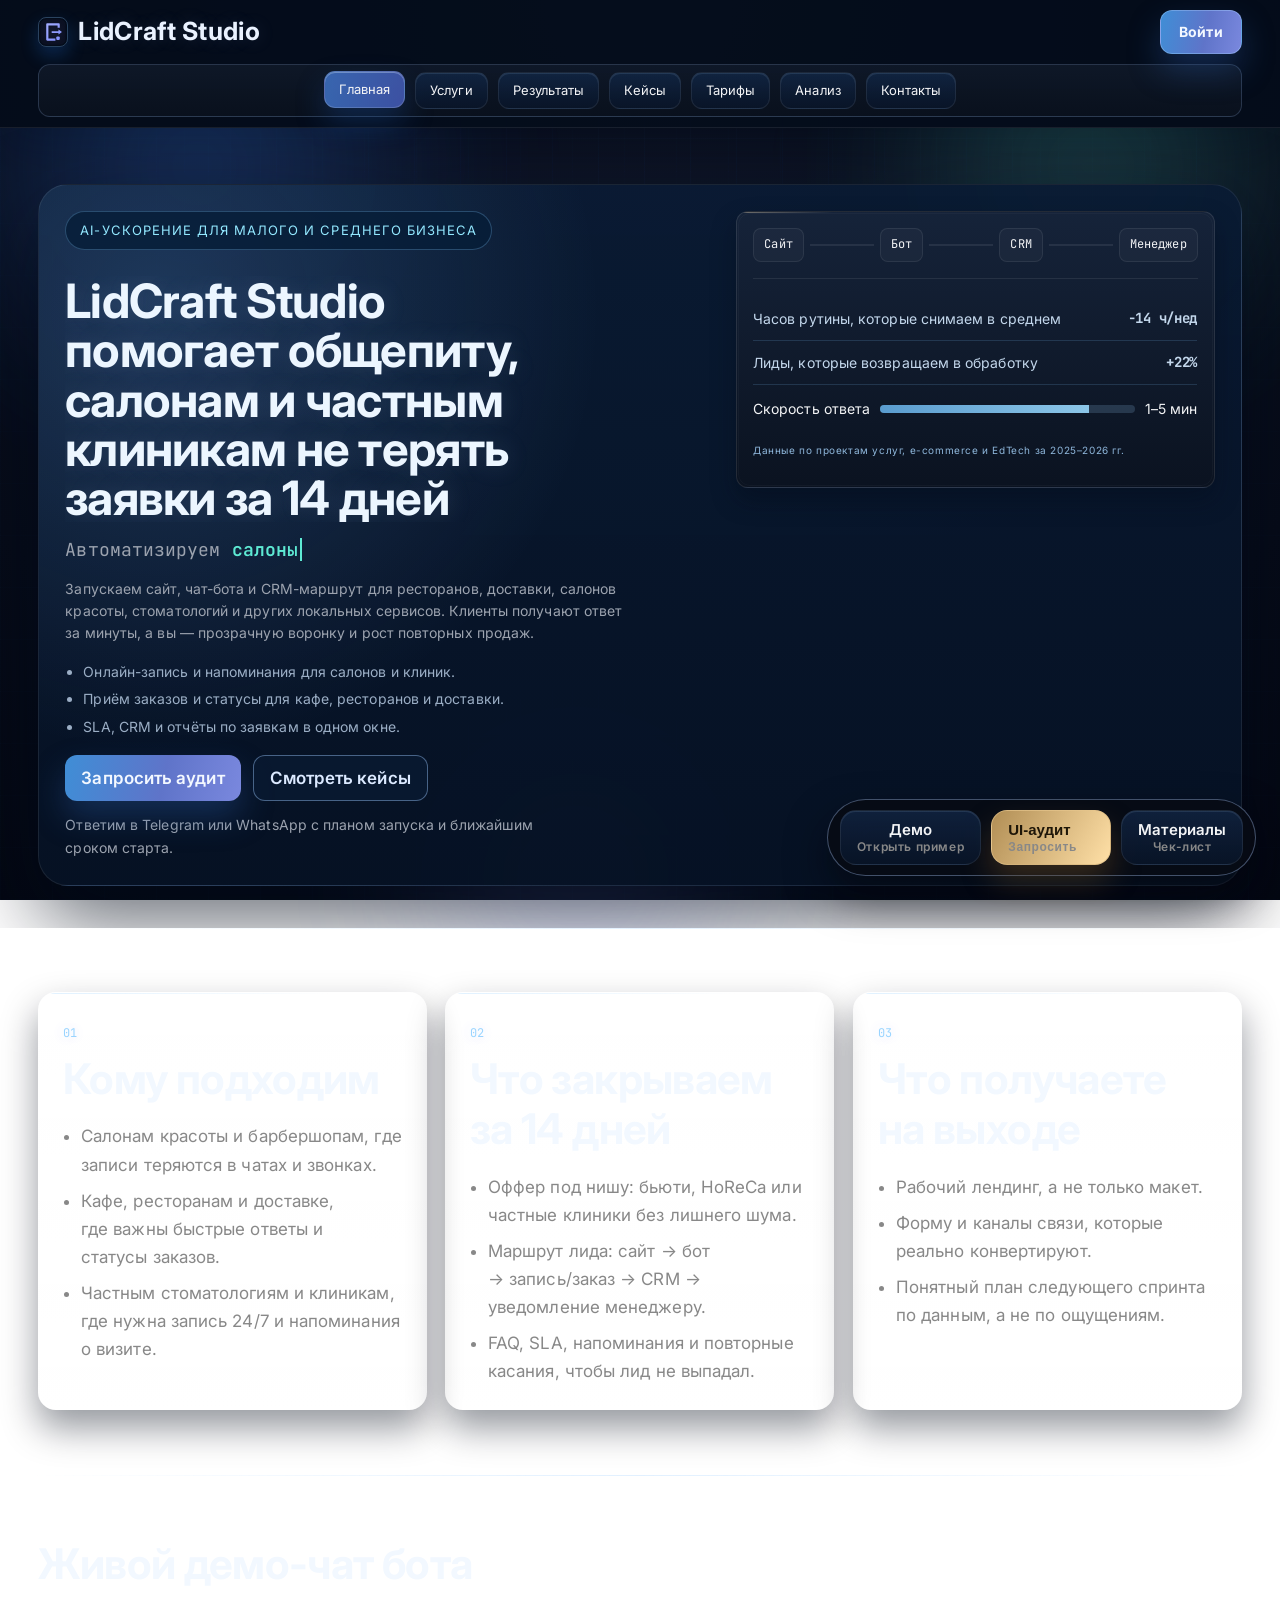
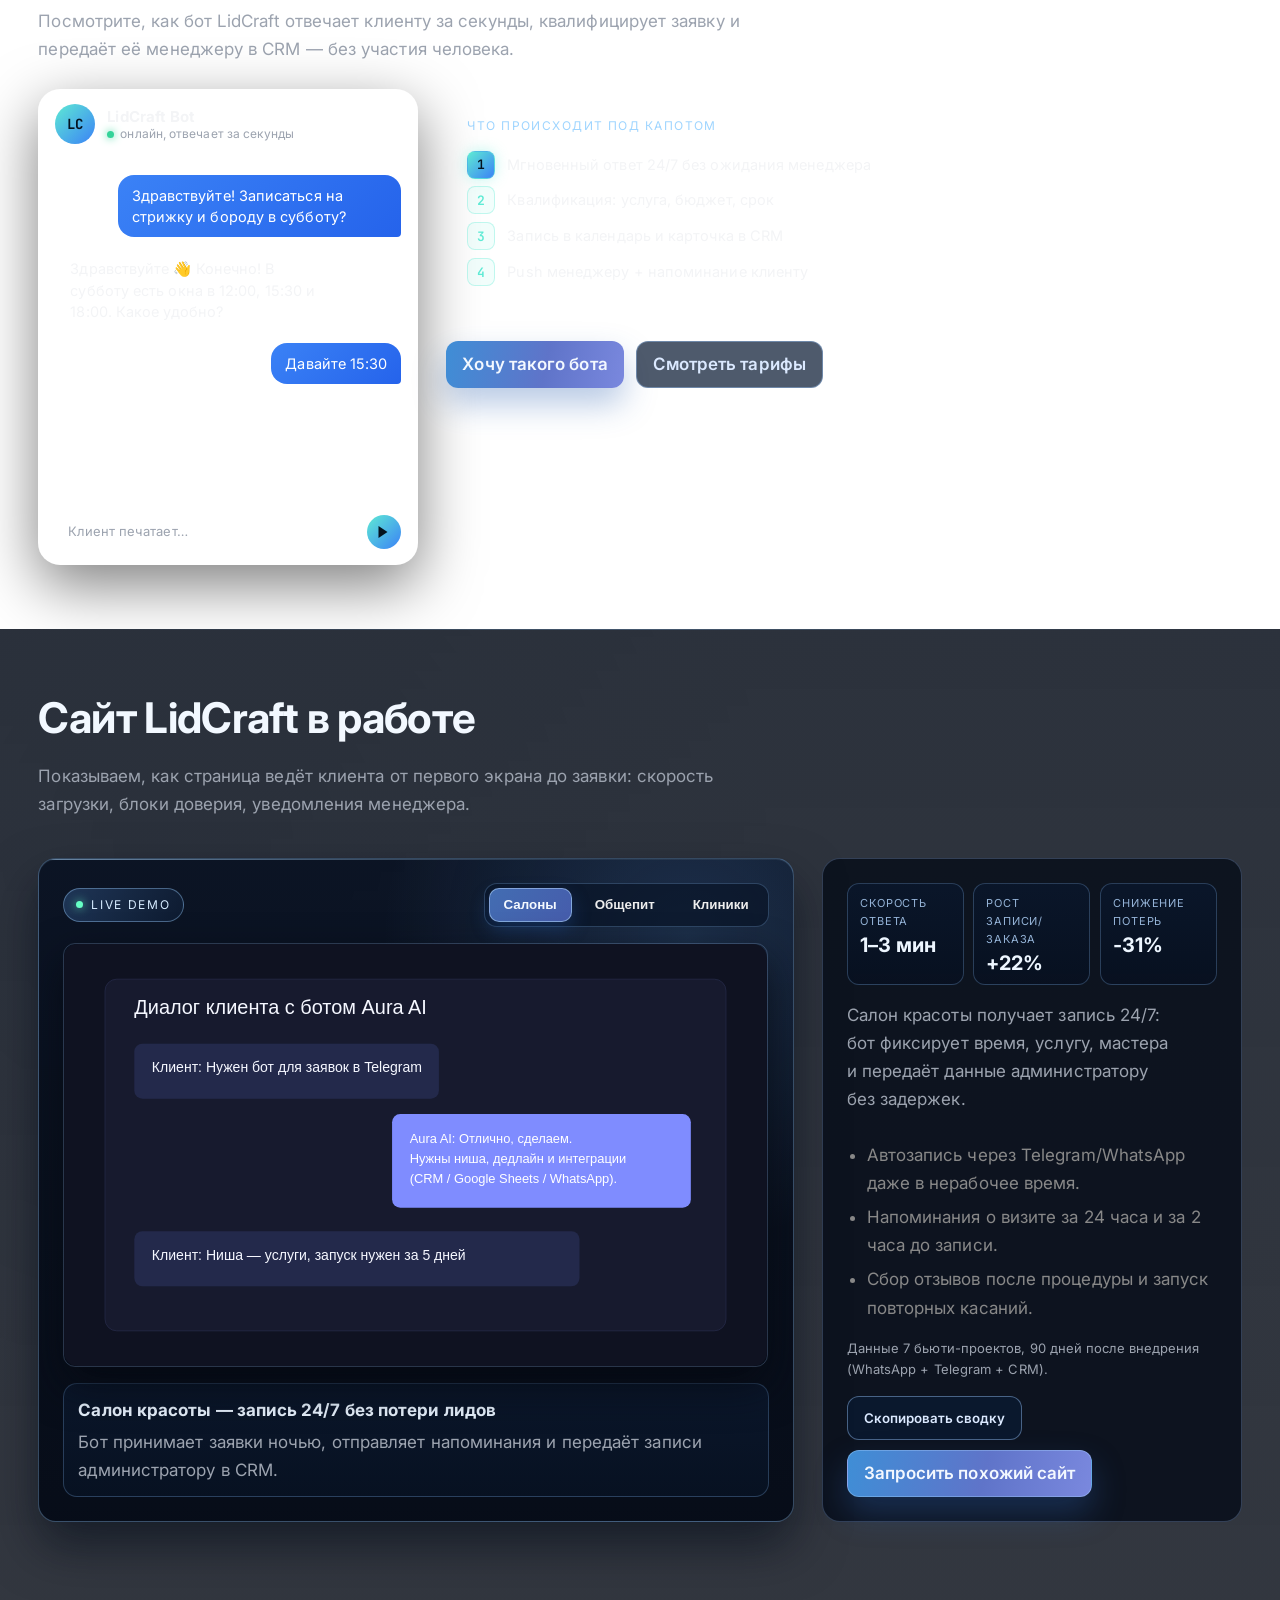
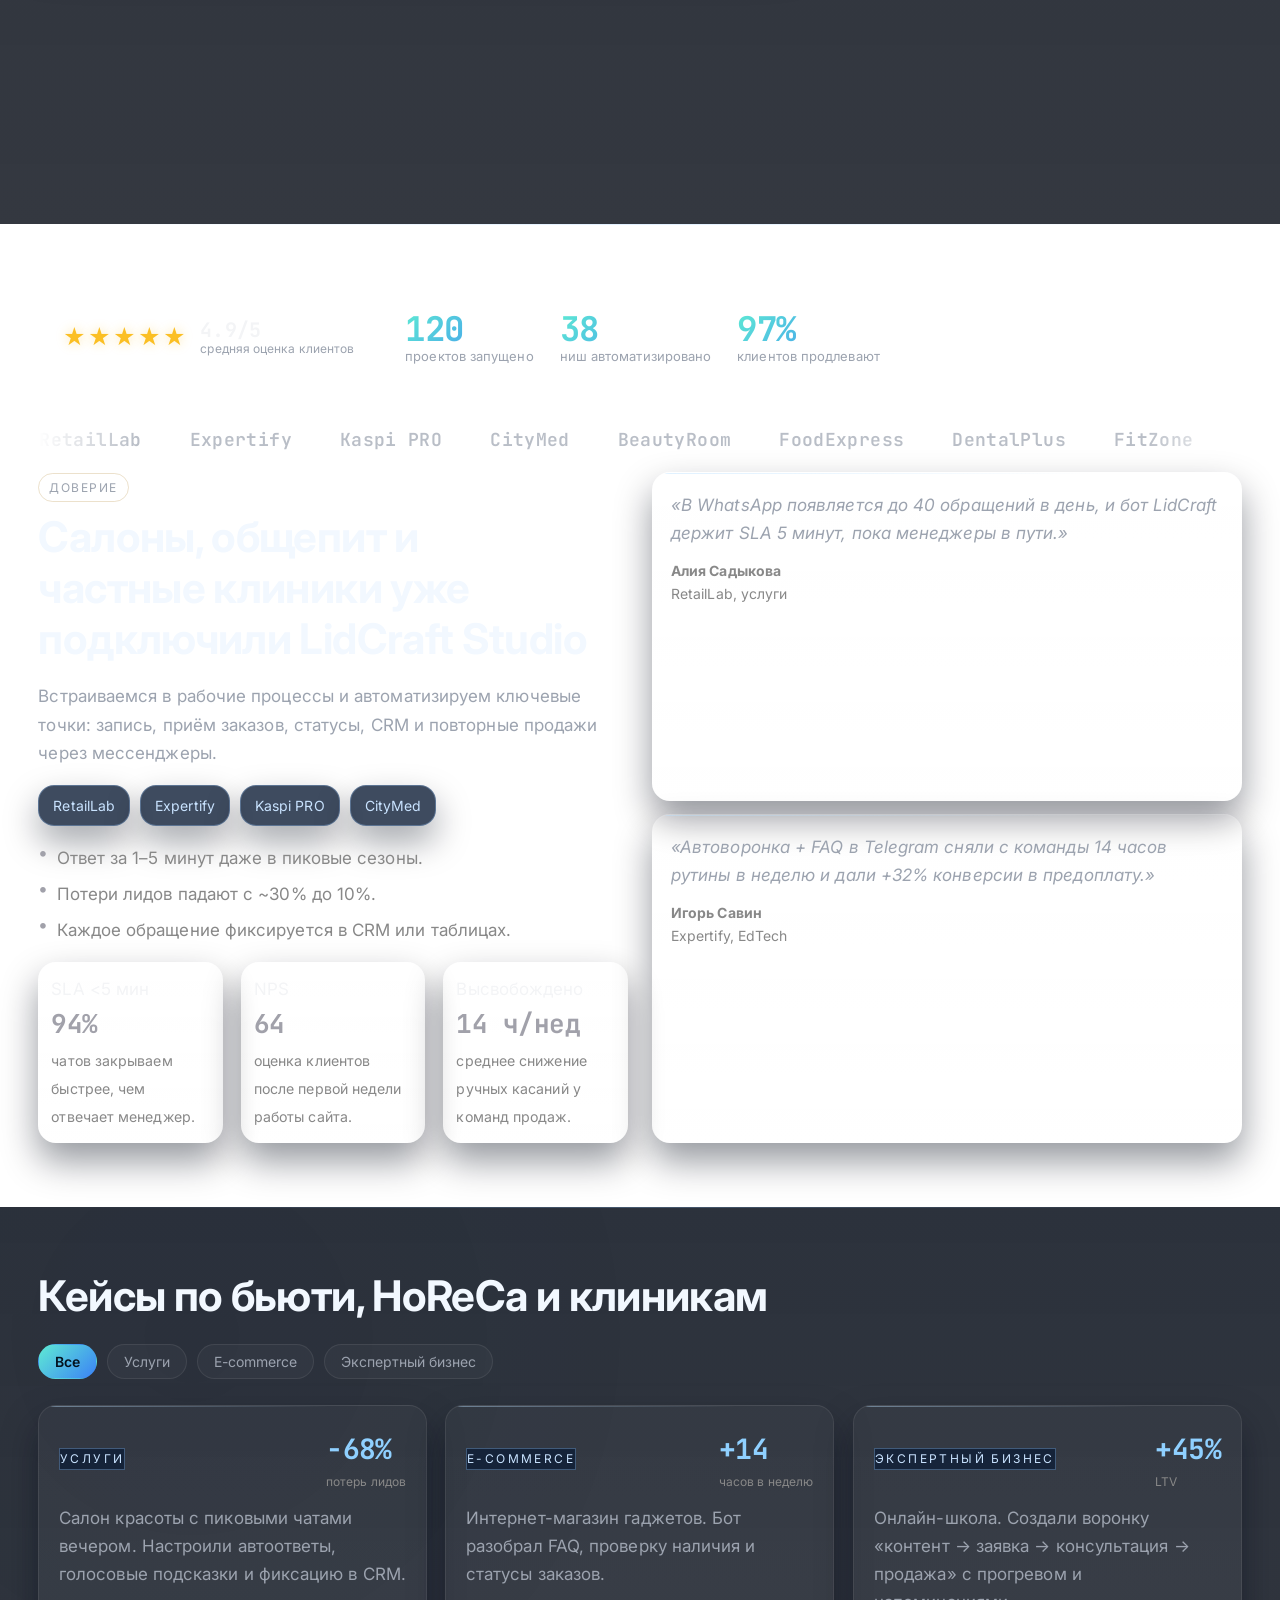
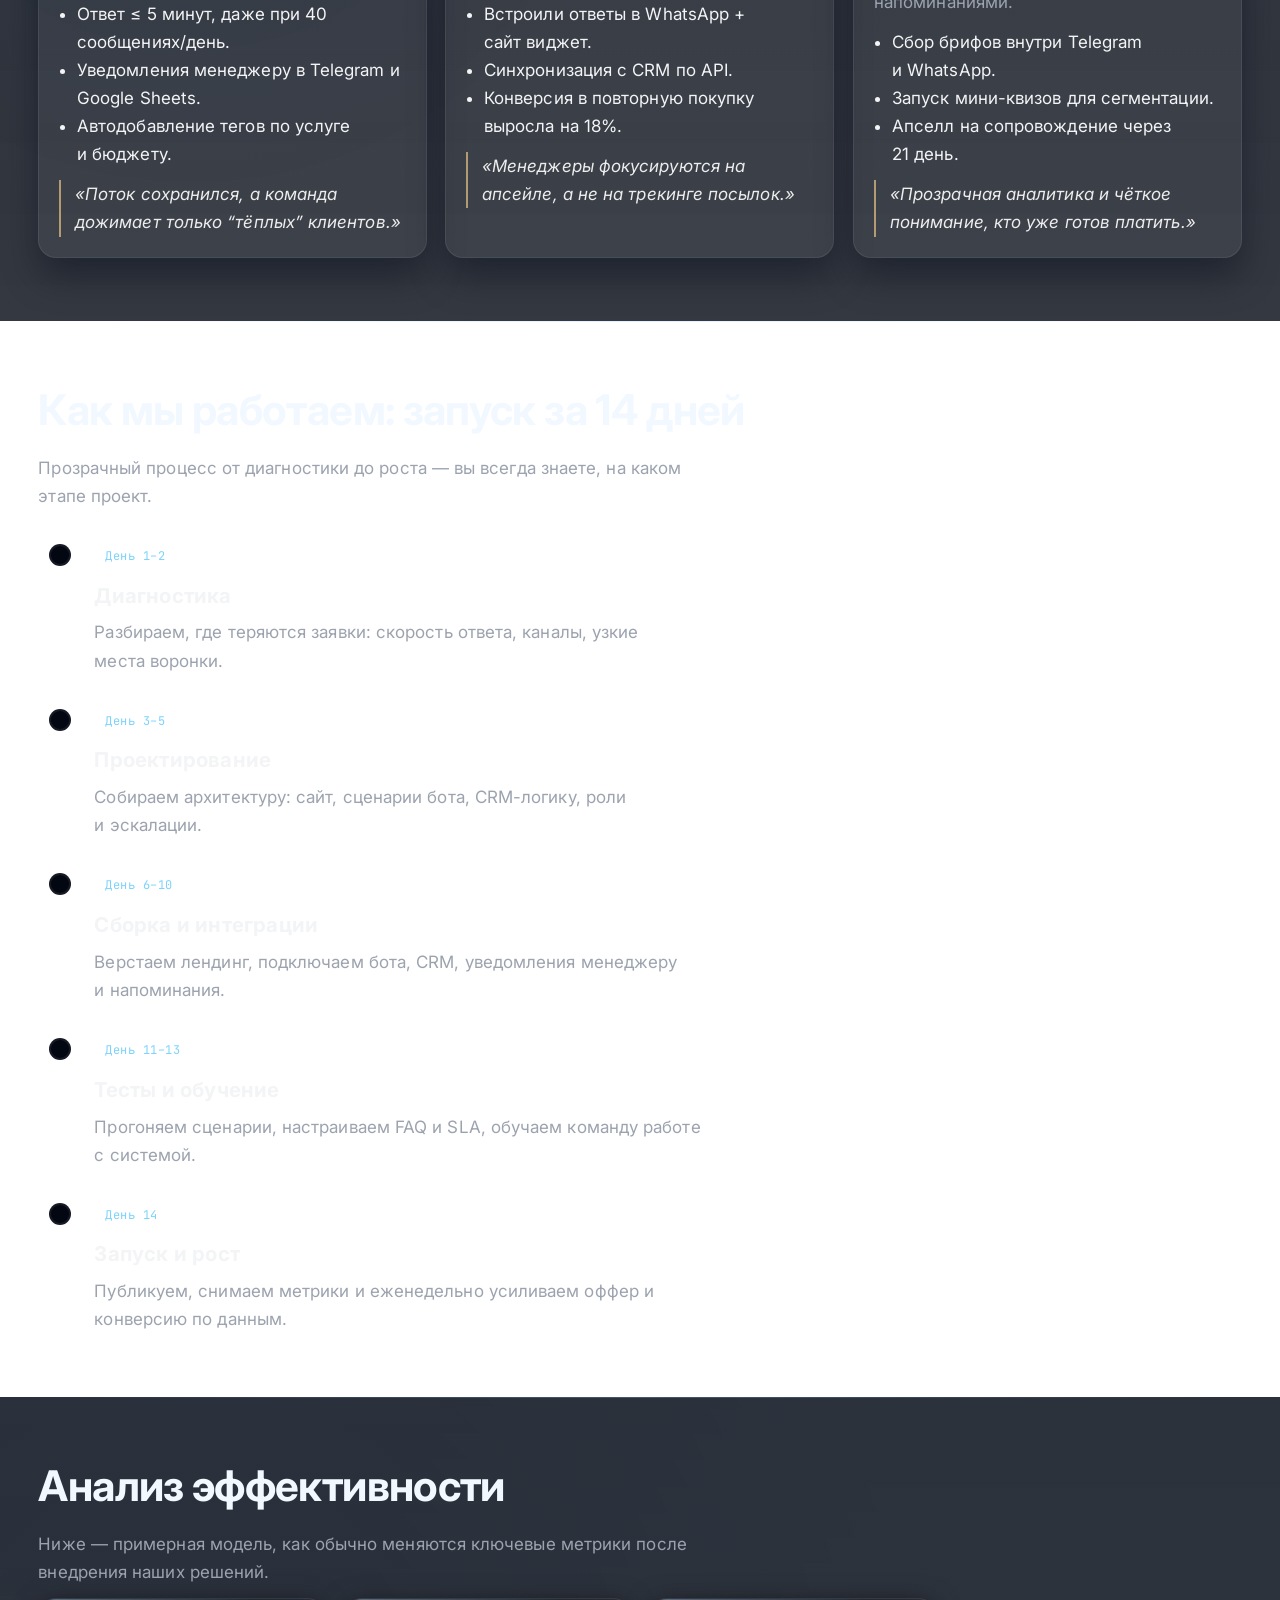
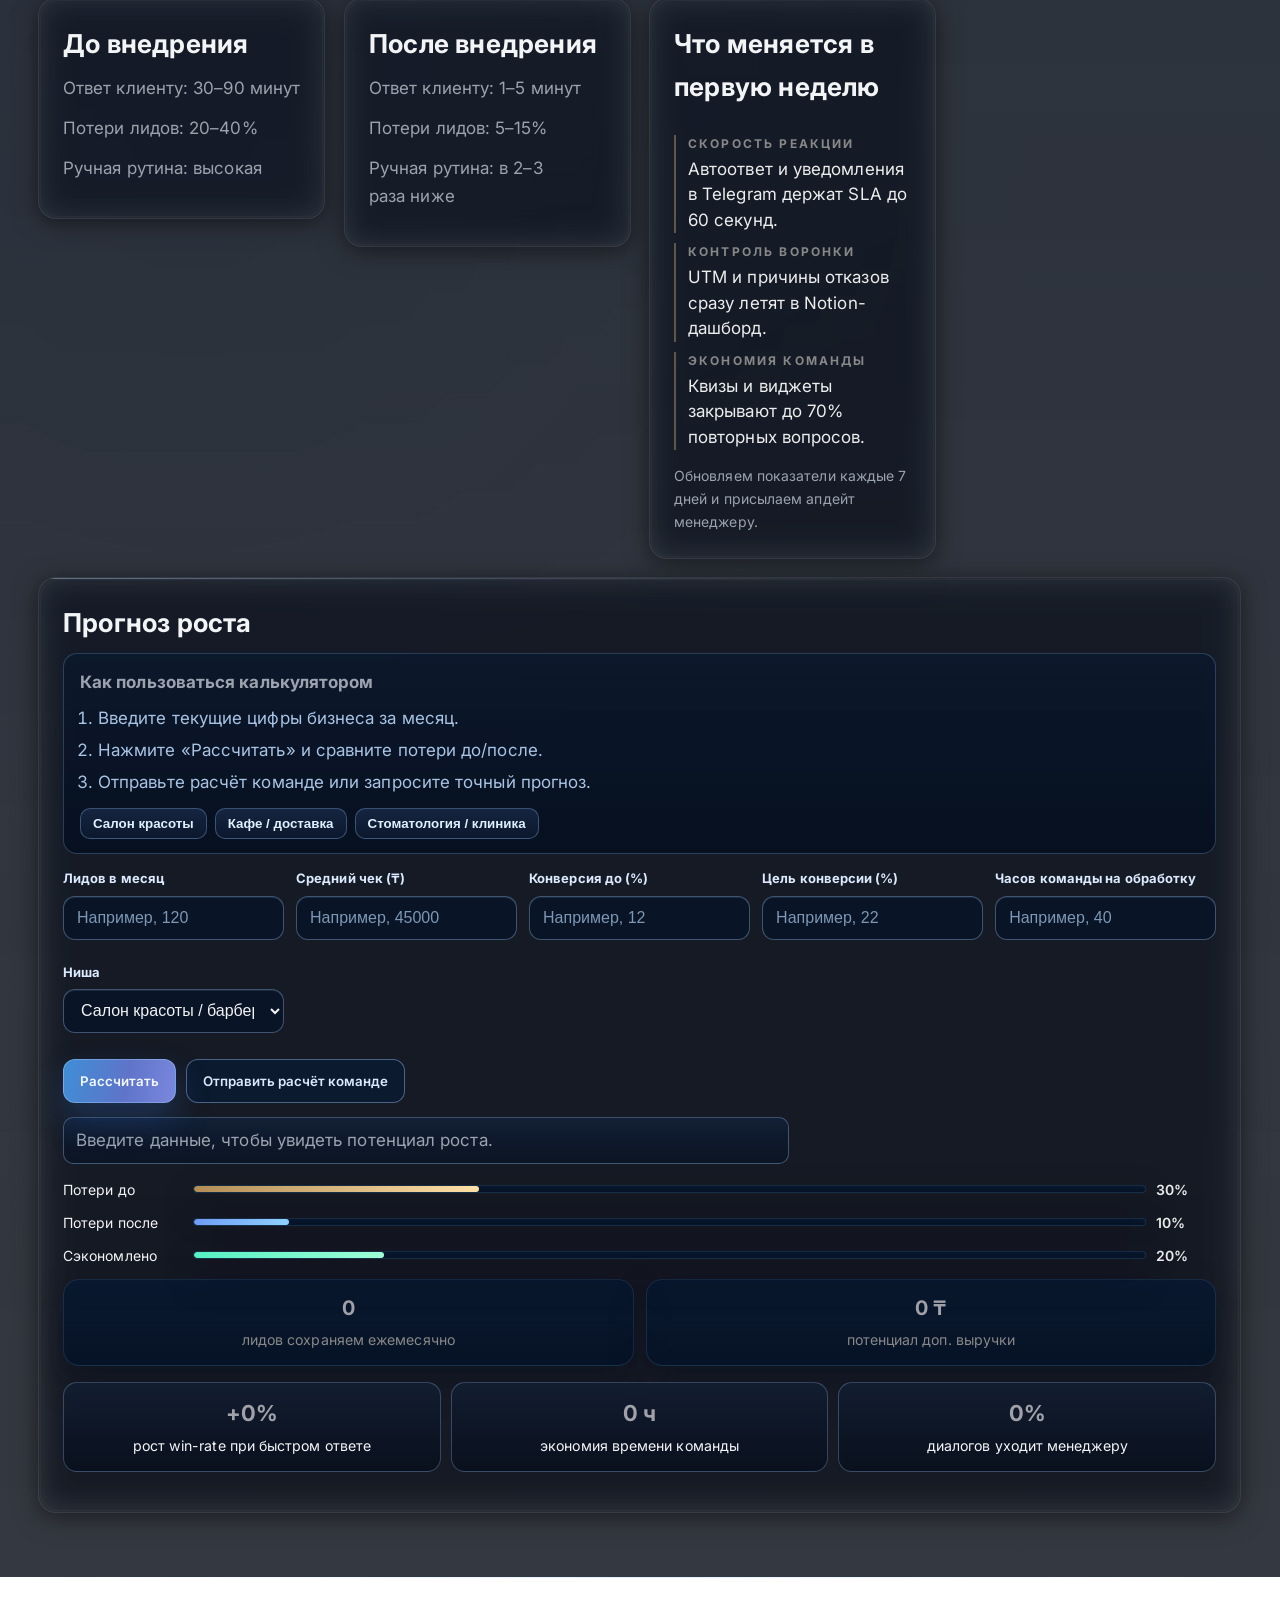
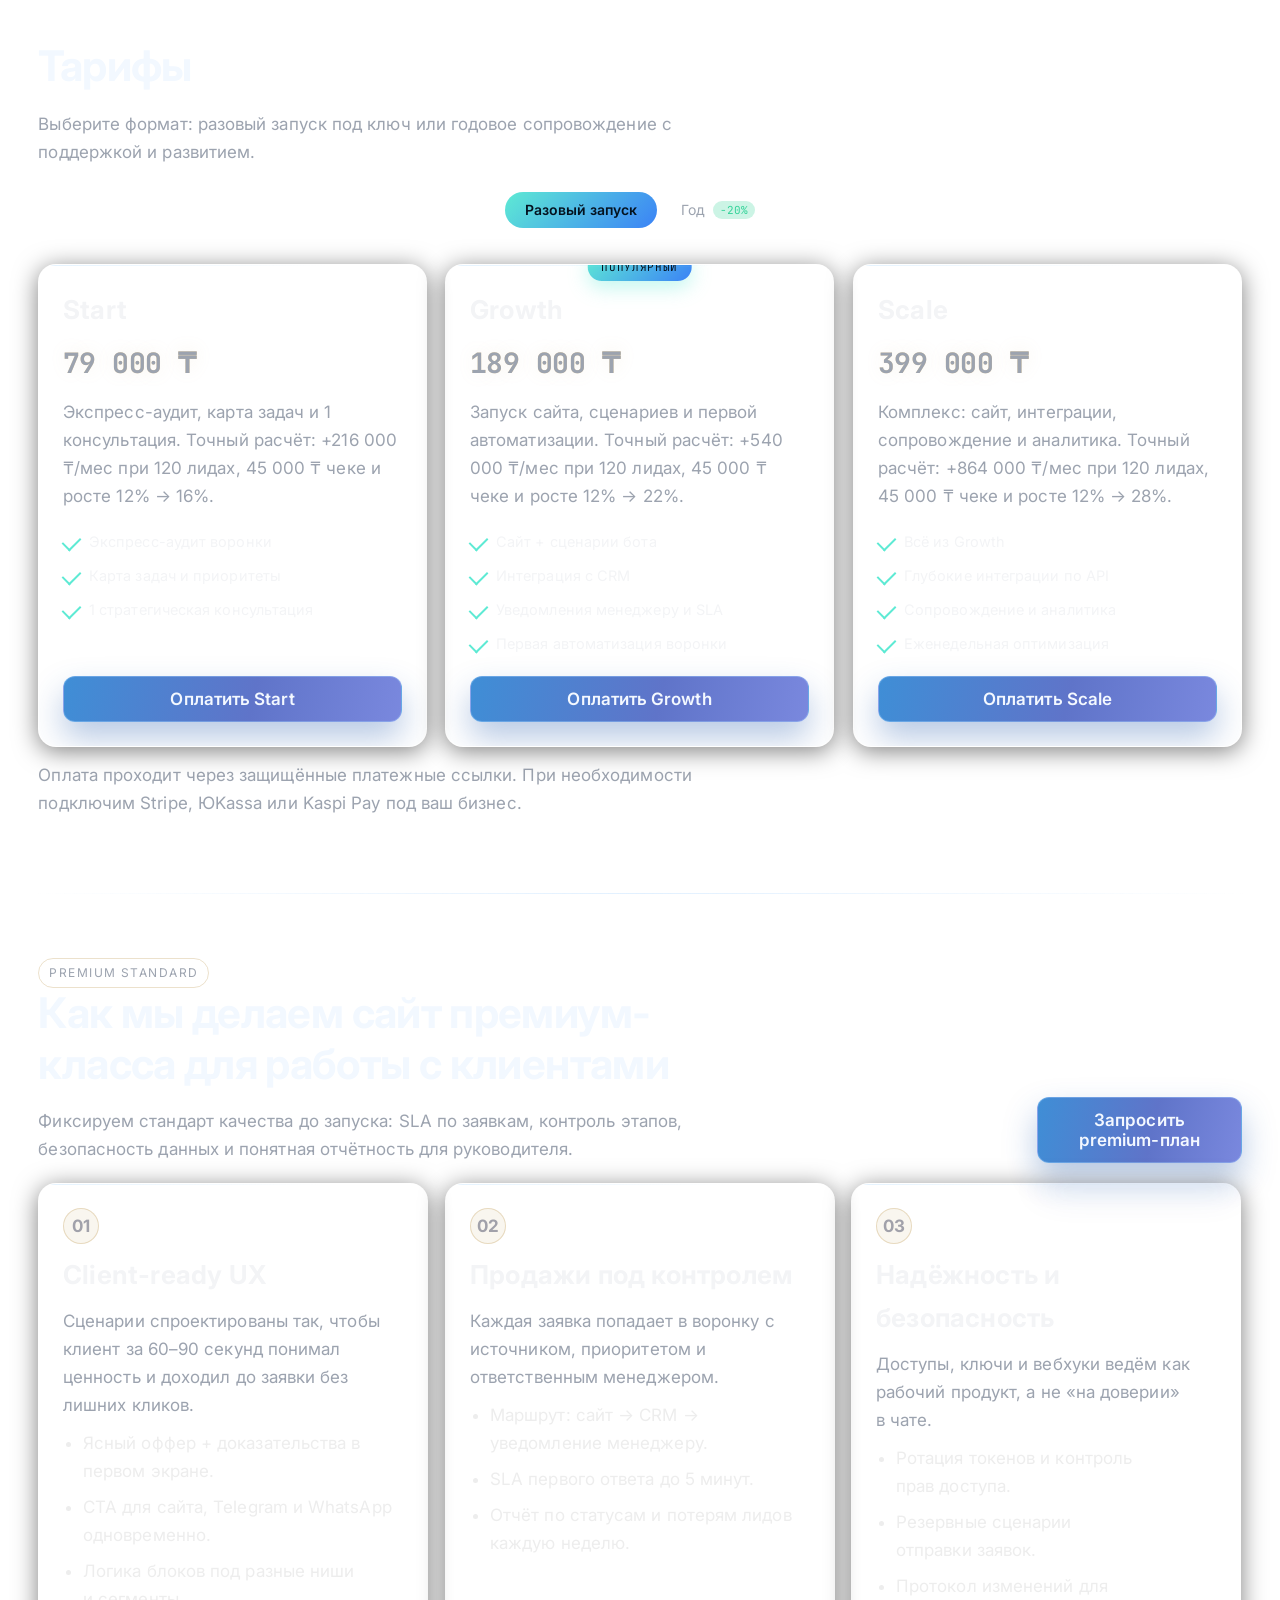
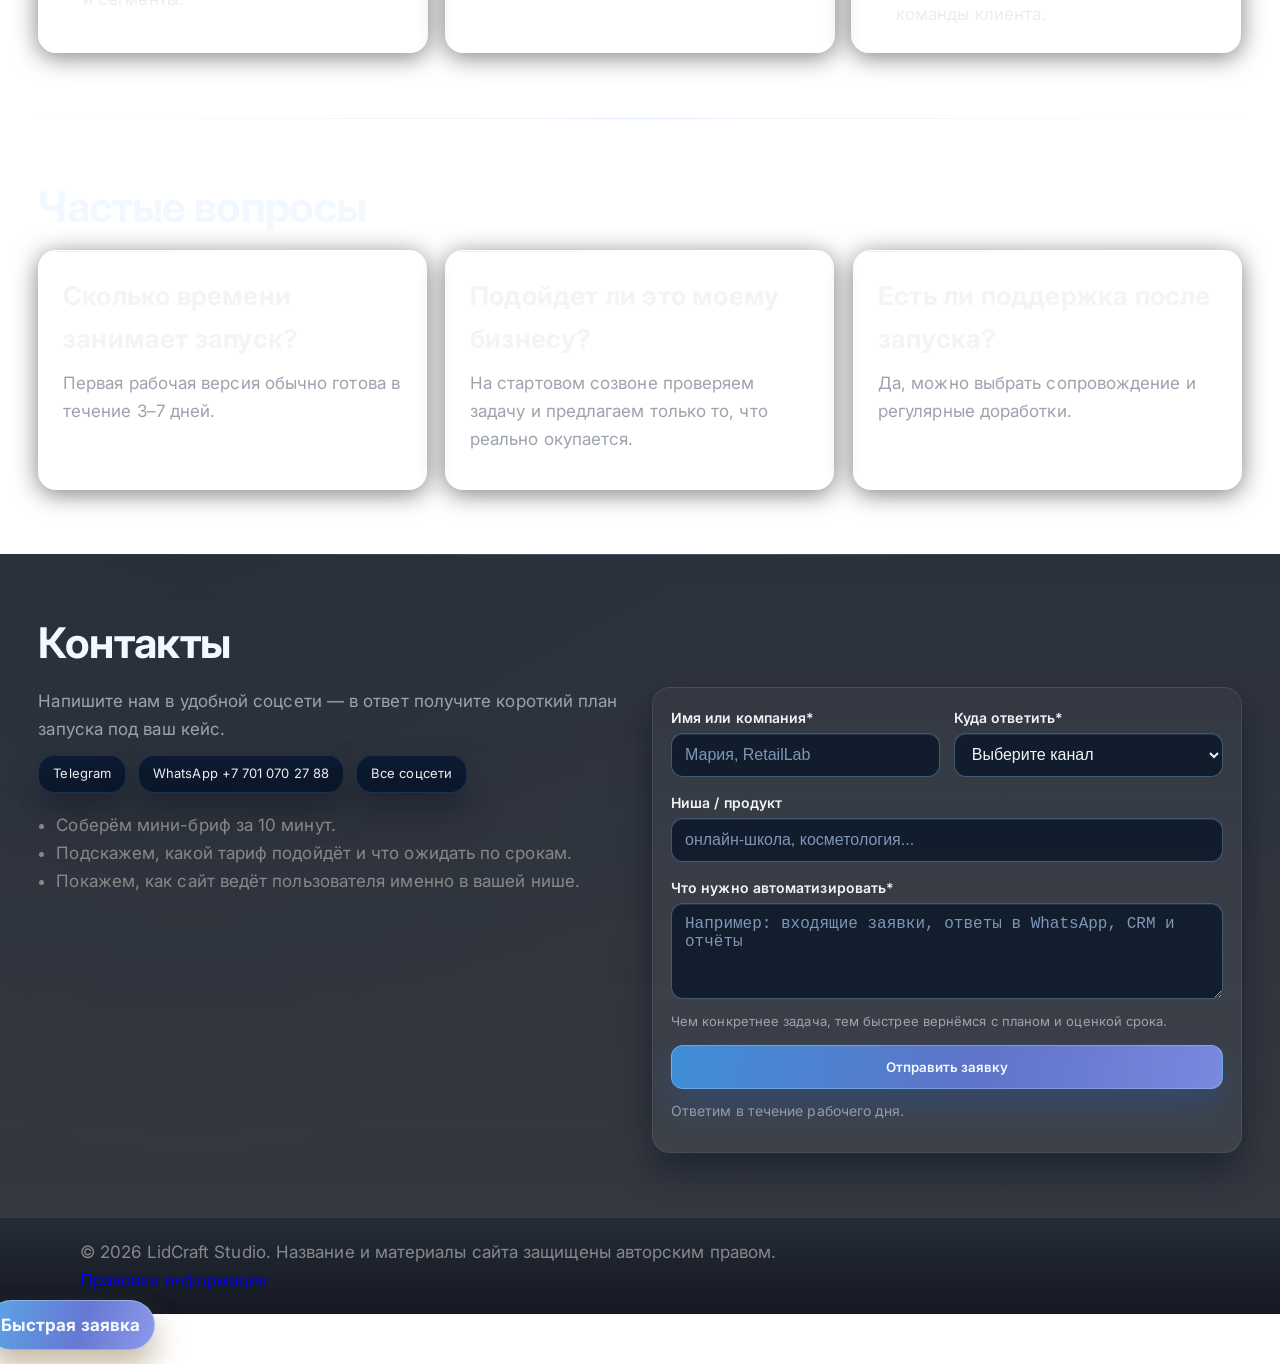
<file: index.html>
<!doctype html>
<html lang="ru">
<head>
  <meta charset="UTF-8" />
  <meta name="viewport" content="width=device-width, initial-scale=1.0" />
  <meta name="theme-color" content="#05070d" />
  <link rel="manifest" href="manifest.json" />
  <link rel="preconnect" href="https://fonts.googleapis.com" />
  <link rel="preconnect" href="https://fonts.gstatic.com" crossorigin />
  <link href="https://fonts.googleapis.com/css2?family=Fraunces:wght@500;600;700&family=Sora:wght@400;500;600;700&family=Inter:wght@400;500;600;700;800&family=JetBrains+Mono:wght@400;500;600;700&display=swap" rel="stylesheet" />
  <title>LidCraft Studio — автоматизация, сайты и AI-процессы для бизнеса</title>
  <meta name="description" content="LidCraft Studio помогает бизнесу выстроить продажи и поддержку: сайты, автоматизация коммуникаций, AI-консалтинг и сопровождение." />
  <meta name="google-site-verification" content="NCxZrstU0a1eLZ0L1OlstHjvXG3ny_E1UrSkDv-xDYA" />
  <meta name="keywords" content="LidCraft Studio, автоматизация бизнеса, AI-консалтинг, сайт под ключ, чат-бот, Telegram, WhatsApp, CRM" />
  <meta name="author" content="LidCraft Studio" />
  <meta name="application-name" content="LidCraft Studio" />
  <meta name="copyright" content="© LidCraft Studio. All rights reserved." />
  <meta property="og:type" content="website" />
  <meta property="og:title" content="LidCraft Studio — автоматизация, сайты и AI-процессы" />
  <meta property="og:description" content="Запускаем решения, которые экономят время команде и приводят больше заявок." />
  <meta property="og:url" content="https://lidcraft.kz/" />
  <meta property="og:image" content="https://lidcraft.kz/assets/lidcraft-logo.svg" />
  <meta property="og:site_name" content="LidCraft Studio" />
  <meta property="og:locale" content="ru_RU" />
  <meta name="twitter:card" content="summary_large_image" />
  <meta name="twitter:title" content="LidCraft Studio — автоматизация, сайты и AI-процессы" />
  <meta name="twitter:description" content="Сайты, AI-консалтинг и автоматизация коммуникаций под задачи бизнеса." />
  <meta name="twitter:image" content="https://lidcraft.kz/assets/lidcraft-logo.svg" />
  <link rel="canonical" href="https://lidcraft.kz/" />
  <link rel="icon" type="image/svg+xml" href="assets/lidcraft-logo.svg" />
  <link rel="preload" as="image" href="assets/tg-demo-1.svg" />
  <link rel="stylesheet" href="styles.css?v=20260710m" />
  <link rel="stylesheet" href="modern-enhancements.css?v=20260710m" />
  <link rel="stylesheet" href="site-redesign.css?v=20260710m" />
  <script type="application/ld+json">
    {
      "@context": "https://schema.org",
      "@type": "Organization",
      "name": "LidCraft Studio",
      "alternateName": "LidCraft",
      "url": "https://lidcraft.kz/",
      "logo": "https://lidcraft.kz/assets/lidcraft-logo.svg",
      "description": "Автоматизация бизнеса, AI-консалтинг и сайты под ключ для роста заявок и продаж.",
      "sameAs": [
        "https://t.me/Timur_0_6_0_6"
      ]
    }
  </script>
  <script type="application/ld+json">
    {
      "@context": "https://schema.org",
      "@type": "WebSite",
      "name": "LidCraft Studio",
      "url": "https://lidcraft.kz/",
      "inLanguage": "ru"
    }
  </script>
</head>
<body>
  <a class="skip-link" href="#mainContent">Перейти к содержимому</a>
  <header class="header">
    <div class="container nav">
      <div class="brand"><img src="assets/lidcraft-logo.svg" alt="LidCraft Studio logo" /><span class="brand-text">LidCraft Studio</span></div>
      <button id="navToggle" class="nav-toggle" type="button" aria-expanded="false" aria-controls="mainNav" aria-label="Открыть меню">☰</button>
      <nav id="mainNav">
        <a href="#" class="is-current">Главная</a>
        <a href="#services">Услуги</a>
        <a href="#trust">Результаты</a>
        <a href="#cases">Кейсы</a>
        <a href="#pricing">Тарифы</a>
        <a href="#analysis">Анализ</a>
        <a href="#contact">Контакты</a>
      </nav>
      <div class="nav-actions">
        <a class="btn primary nav-cta" href="auth.html">Войти</a>
      </div>
    </div>
  </header>

  <main id="mainContent">
    <section class="hero">
      <div class="hero-aurora" aria-hidden="true">
        <span class="aurora-blob aurora-blob--1"></span>
        <span class="aurora-blob aurora-blob--2"></span>
        <span class="aurora-blob aurora-blob--3"></span>
      </div>
      <div class="container hero-grid">
        <div>
          <p class="hero-eyebrow" data-i18n="heroBadge">AI-ускорение для малого и среднего бизнеса</p>
          <h1 class="headline-reveal hero-title" data-i18n="heroTitle">LidCraft Studio помогает общепиту, салонам и частным клиникам не терять заявки за 14 дней</h1>
          <p class="hero-typed-line" aria-live="polite">Автоматизируем <span id="heroTyped" class="hero-typed-word"></span></p>
          <p class="hero-sub" data-i18n="heroText">Запускаем сайт, чат-бота и CRM-маршрут для ресторанов, доставки, салонов красоты, стоматологий и других локальных сервисов. Клиенты получают ответ за минуты, а вы — прозрачную воронку и рост повторных продаж.</p>
          <ul class="hero-promise">
            <li>Онлайн-запись и напоминания для салонов и клиник.</li>
            <li>Приём заказов и статусы для кафе, ресторанов и доставки.</li>
            <li>SLA, CRM и отчёты по заявкам в одном окне.</li>
          </ul>
          <div class="cta-row">
            <a class="btn primary" href="#contact" data-i18n="heroCta1" data-track="hero_audit">Запросить аудит</a>
            <a class="btn ghost" href="#cases" data-i18n="heroCtaCases" data-track="hero_cases">Смотреть кейсы</a>
          </div>
          <p class="hero-cta-note" data-i18n="heroCtaNote">Ответим в Telegram или WhatsApp с планом запуска и ближайшим сроком старта.</p>
        </div>
        <div class="hero-card hero-card--score glass-card hover-lift">
          <div class="hero-pipeline" aria-hidden="true">
            <span class="pipeline-node" data-step="1">Сайт</span>
            <span class="pipeline-arrow"></span>
            <span class="pipeline-node" data-step="2">Бот</span>
            <span class="pipeline-arrow"></span>
            <span class="pipeline-node" data-step="3">CRM</span>
            <span class="pipeline-arrow"></span>
            <span class="pipeline-node" data-step="4">Менеджер</span>
          </div>
          <div class="score-row reveal stagger-1">
            <span>Часов рутины, которые снимаем в среднем</span>
            <strong class="gradient-text stat-num">−14 ч/нед</strong>
          </div>
          <div class="score-row reveal stagger-2">
            <span>Лиды, которые возвращаем в обработку</span>
            <strong class="gradient-text stat-num">+22%</strong>
          </div>
          <div class="score-line reveal stagger-3">
            <span>Скорость ответа</span>
            <div class="score-meter">
              <span class="score-meter-fill" style="--progress:82%"></span>
            </div>
            <span>1–5 мин</span>
          </div>
          <p class="hero-note reveal stagger-4">Данные по проектам услуг, e-commerce и EdTech за 2025–2026 гг.</p>
        </div>
      </div>
    </section>

    <section class="section proof-strip" id="offer-fit">
      <div class="container proof-grid">
        <article class="proof-card glass-card hover-lift reveal stagger-1">
          <span class="proof-index gradient-text">01</span>
          <h2 data-i18n="fitTitle">Кому подходим</h2>
          <ul>
            <li data-i18n="fitItem1">Сервисному бизнесу, где заявки теряются в чатах и звонках.</li>
            <li data-i18n="fitItem2">E-commerce, где поддержка съедает время команды.</li>
            <li data-i18n="fitItem3">Экспертным продуктам, где нужен путь от контента до созвона.</li>
          </ul>
        </article>
        <article class="proof-card glass-card hover-lift reveal stagger-2">
          <span class="proof-index gradient-text">02</span>
          <h2 data-i18n="solveTitle">Что закрываем за 14 дней</h2>
          <ul>
            <li data-i18n="solveItem1">Новый оффер и понятный первый экран без лишнего шума.</li>
            <li data-i18n="solveItem2">Маршрут заявки: сайт → бот → CRM → уведомление менеджеру.</li>
            <li data-i18n="solveItem3">FAQ, SLA и повторные касания, чтобы лид не выпадал.</li>
          </ul>
        </article>
        <article class="proof-card glass-card hover-lift reveal stagger-3">
          <span class="proof-index gradient-text">03</span>
          <h2 data-i18n="resultTitle">Что получаете на выходе</h2>
          <ul>
            <li data-i18n="resultItem1">Рабочий лендинг, а не только макет.</li>
            <li data-i18n="resultItem2">Форму и каналы связи, которые реально конвертируют.</li>
            <li data-i18n="resultItem3">Понятный план следующего спринта по данным, а не по ощущениям.</li>
          </ul>
        </article>
      </div>
    </section>

    <section id="signature" class="section signature compact-hidden">
      <div class="container signature-grid">
        <div class="signature-copy">
          <p class="section-eyebrow">Signature Canvas</p>
          <h2>Делаем сайт эстетичным, удобным и не похожим на шаблон</h2>
          <p>Мы проектируем полотно в несколько слоёв: эмоциональный фон, функциональные акценты и быстрые действия. Так страница остаётся красивой и при этом ведёт к заявке буквально за три касания.</p>
          <ul class="signature-list">
            <li>
              <span>01</span>
              <div>
                <strong>Арт-подложка</strong>
                <p>Мягкие свечения и сетка координат подчёркивают премиум-ощущение бренда.</p>
              </div>
            </li>
            <li>
              <span>02</span>
              <div>
                <strong>Функциональные плитки</strong>
                <p>Комбинируем hero, социальное доказательство и чек-листы, чтобы пользователь сразу понял маршрут.</p>
              </div>
            </li>
            <li>
              <span>03</span>
              <div>
                <strong>Панель действия</strong>
                <p>Панель действия быстро ведёт к кейсам, материалам и заявке без лишней прокрутки.</p>
              </div>
            </li>
          </ul>
        </div>
        <div class="signature-canvas" aria-hidden="true">
          <div class="canvas-halo"></div>
          <div class="canvas-card">
            <span class="canvas-label">Hero + Flow</span>
            <strong>72 сек.</strong>
            <p>Среднее время до клика по CTA.</p>
          </div>
          <div class="canvas-card canvas-card--accent">
            <span class="canvas-label">Social proof</span>
            <strong>+32% доверия</strong>
            <p>Когда пользователь видит понятные кейсы и сильный оффер.</p>
          </div>
          <div class="canvas-card canvas-card--outline">
            <span class="canvas-label">Materials lab</span>
            <strong>5 наборов</strong>
            <p>Чек-листы, инструкции и маршрут запуска.</p>
          </div>
          <div class="canvas-stamp">
            <span>UX orbit</span>
            <small>crafted by LidCraft</small>
          </div>
        </div>
      </div>
    </section>

    <section id="journey" class="section journey compact-hidden">
      <div class="container">
        <div class="journey-header">
          <div>
            <h2>Маршрут проекта: от гипотезы до масштабирования</h2>
            <p>Каждый шаг снимает конкретный риск: понятно, кто отвечает, какие метрики отслеживаем и что получает команда.</p>
          </div>
          <div class="journey-meta">
            <span>Средний цикл</span>
            <strong>14 дней до первой версии</strong>
          </div>
        </div>
        <div class="journey-grid">
          <article class="journey-step">
            <span class="journey-index">01</span>
            <h3>Диагностика</h3>
            <p>Интервью, выгрузка цифр, ревизия клиентского опыта. Итог — карта узких мест и быстрый расчёт окупаемости.</p>
            <ul>
              <li>Спринт по поисковым запросам конкурентов.</li>
              <li>Прослушка диалогов и анализ скриптов.</li>
              <li>Черновой план сайта и бота в Figma.</li>
            </ul>
          </article>
          <article class="journey-step">
            <span class="journey-index">02</span>
            <h3>Запуск ядра</h3>
            <p>Hero-страница, лид-форма и мультиканальный бот с голосовыми и автоответами.</p>
            <ul>
              <li>FastAPI, Redis и Green-API для стабильных ответов.</li>
              <li>Сбор лидов в CRM, Notion или Sheets.</li>
              <li>SLA первого ответа — до 5 минут.</li>
            </ul>
          </article>
          <article class="journey-step">
            <span class="journey-index">03</span>
            <h3>Масштабирование</h3>
            <p>Локализации, квизы, прогрев, автоматические отчёты и платежные ссылки.</p>
            <ul>
              <li>Контент-хаб и автоматические переводы.</li>
              <li>Триггеры в рассылках и рекламе.</li>
              <li>Контроль LTV и повторных сделок.</li>
            </ul>
          </article>
        </div>
      </div>
    </section>

    <section id="services" class="section compact-hidden">
      <div class="container">
        <h2 data-i18n="servicesTitle">Что получаете для общепита, бьюти и частных клиник</h2>
        <div class="cards service-suites">
          <article class="card">
            <h3 data-i18n="s1Title">Signal</h3>
            <p>Аудит, формулировка ценности и быстрый прототип, чтобы протестировать гипотезы до крупных затрат.</p>
            <ul>
              <li>Hero-экран и обновлённый оффер</li>
              <li>Бриф и база FAQ для бота</li>
              <li>Карта процессов и метрик</li>
            </ul>
          </article>
          <article class="card">
            <h3 data-i18n="s2Title">Motion</h3>
            <p>Лид-машина под ключ: сценарии, голосовые ответы, интеграции с CRM и точные уведомления по каждому обращению.</p>
            <ul>
              <li>Мультиязычный бот с голосом и AI</li>
              <li>WhatsApp/Telegram webhooks и виджет</li>
              <li>Панель SLA, оповещения и отчёты</li>
            </ul>
          </article>
          <article class="card">
            <h3 data-i18n="s3Title">Pulse</h3>
            <p>Рост и LTV: персональные триггеры, апселл-воронки, автоматизированные рассылки и контент-хаб.</p>
            <ul>
              <li>Контент-хаб и SEO-модуль</li>
              <li>Маршруты повторных покупок</li>
              <li>Еженедельный консалтинг</li>
            </ul>
          </article>
        </div>
      </div>
    </section>

    <section id="process" class="section compact-hidden">
      <div class="container">
        <h2 data-i18n="processTitle">Как мы работаем</h2>
        <div class="cards">
          <article class="card">
            <h3 data-i18n="pr1Title">1. Диагностика</h3>
            <p data-i18n="pr1Text">30-минутный созвон: фиксируем цели, ограничения и собираем данные для прототипа.</p>
          </article>
          <article class="card">
            <h3 data-i18n="pr2Title">2. План и запуск</h3>
            <p data-i18n="pr2Text">Согласовываем структуру сайта и бота, подключаем интеграции, тестируем первую версию.</p>
          </article>
          <article class="card">
            <h3 data-i18n="pr3Title">3. Оптимизация</h3>
            <p data-i18n="pr3Text">Отслеживаем метрики, добавляем сценарии, делимся отчётами и планируем следующие итерации.</p>
          </article>
        </div>
      </div>
    </section>

    <section id="botdemo" class="section">
      <div class="container">
        <h2>Живой демо-чат бота</h2>
        <p>Посмотрите, как бот LidCraft отвечает клиенту за секунды, квалифицирует заявку и передаёт её менеджеру в CRM — без участия человека.</p>

        <div class="chat-demo">
          <div class="chat-phone">
            <div class="chat-phone-head">
              <span class="chat-avatar">LC</span>
              <div class="chat-head-meta">
                <strong>LidCraft Bot</strong>
                <span class="chat-status"><i class="chat-status-dot"></i> онлайн, отвечает за секунды</span>
              </div>
            </div>
            <div id="chatThread" class="chat-thread" aria-live="polite"></div>
            <div class="chat-input-bar">
              <span class="chat-input-fake">Клиент печатает…</span>
              <button class="chat-send" type="button" aria-hidden="true"></button>
            </div>
          </div>
          <div class="chat-side">
            <article class="chat-side-card">
              <span class="metric-eyebrow">Что происходит под капотом</span>
              <ul class="chat-steps">
                <li data-step="1">Мгновенный ответ 24/7 без ожидания менеджера</li>
                <li data-step="2">Квалификация: услуга, бюджет, срок</li>
                <li data-step="3">Запись в календарь и карточка в CRM</li>
                <li data-step="4">Push менеджеру + напоминание клиенту</li>
              </ul>
            </article>
            <div class="cta-row">
              <a class="btn primary" href="#contact" data-track="botdemo_cta">Хочу такого бота</a>
              <a class="btn ghost" href="#pricing">Смотреть тарифы</a>
            </div>
          </div>
        </div>
      </div>
    </section>

    <section id="site-demo" class="section alt">
      <div class="container">
        <h2 data-i18n="botDemoTitle">Сайт LidCraft в работе</h2>
        <p data-i18n="botDemoText">Показываем, как страница ведёт клиента от первого экрана до заявки: скорость загрузки, блоки доверия, уведомления менеджера.</p>

        <div class="bot-demo-interactive">
          <div class="bot-demo-visual">
            <div class="demo-viewport-head">
              <span class="demo-live-pill">Live demo</span>
              <div class="demo-tabs" role="tablist" aria-label="Сценарии по нишам">
                <button class="demo-tab is-active" type="button" role="tab" aria-selected="true" data-demo-key="beauty">Салоны</button>
                <button class="demo-tab" type="button" role="tab" aria-selected="false" data-demo-key="horeca">Общепит</button>
                <button class="demo-tab" type="button" role="tab" aria-selected="false" data-demo-key="clinic">Клиники</button>
              </div>
            </div>
            <img id="siteDemoMedia" src="assets/tg-demo-1.svg" alt="Демонстрация ключевых экранов сайта" loading="lazy" />
            <div class="demo-visual-caption">
              <strong id="siteDemoCaptionTitle">Салон красоты — запись 24/7 без потери лидов</strong>
              <p id="siteDemoCaptionText">Бот принимает заявки ночью, отправляет напоминания и передаёт записи администратору в CRM.</p>
            </div>
          </div>
          <div class="bot-demo-panel">
            <div class="demo-proof-grid" aria-label="Ключевые результаты">
              <article class="proof-pill">
                <small>Скорость ответа</small>
                <strong id="demoProofSpeed">1–3 мин</strong>
              </article>
              <article class="proof-pill">
                <small>Рост записи/заказа</small>
                <strong id="demoProofConversion">+18–32%</strong>
              </article>
              <article class="proof-pill">
                <small>Снижение потерь</small>
                <strong id="demoProofLoss">-25%</strong>
              </article>
            </div>
            <p id="siteDemoSummary">Сайт собирает оффер, FAQ и кейсы на одном полотне, чтобы клиент сразу понял ценность и сделал заявку.</p>
            <ul id="siteDemoHighlights" class="demo-highlights">
              <li>На первом экране: оффер, квиз и CTA для быстрого ответа.</li>
              <li>Динамические блоки соцдоказательства и процесс работы.</li>
              <li>Заявка падает в CRM и отправляет push менеджеру.</li>
            </ul>
            <p id="siteDemoProofNote" class="demo-proof-note">Основано на обезличенных данных проектов LidCraft (KZ/RU, 2025–2026), отчёты в CRM и Telegram.</p>
            <div class="demo-cta">
              <button id="siteDemoCopy" class="btn ghost" type="button" data-i18n="botDemoCopy" data-success-ru="Сводка скопирована" data-success-en="Summary copied" data-success-kk="Есеп көшірілді" data-fallback-ru="Добавили в заявку" data-fallback-en="Added to form" data-fallback-kk="Формаға қостық">Скопировать сводку</button>
              <a class="btn primary" href="#contact" data-i18n="botDemoCta">Запросить похожий сайт</a>
            </div>
          </div>
        </div>

        <div class="bot-demo-metrics">
          <article class="bot-metric-card">
            <span class="metric-eyebrow" data-i18n="botMetricSpeedLabel">Скорость загрузки</span>
            <strong class="stat-num">0.9 c</strong>
            <p data-i18n="botMetricSpeedText">Оптимизируем медиаконтент и скрипты, чтобы первый экран прогружался быстрее 1 секунды.</p>
          </article>
          <article class="bot-metric-card">
            <span class="metric-eyebrow" data-i18n="botMetricVoiceLabel">Конверсия в лид</span>
            <strong class="stat-num">5.1%</strong>
            <p data-i18n="botMetricVoiceText">Комбо из квиза, social proof и виджета обратной связи поднимает конверсию c 2% до 5%+.</p>
          </article>
          <article class="bot-metric-card">
            <span class="metric-eyebrow" data-i18n="botMetricManagerLabel">Редактирование</span>
            <strong>&lt; 15 мин</strong>
            <p data-i18n="botMetricManagerText">Через Notion/Markdown и авто-деплой редактируем тексты и блоки без привлечения разработчика.</p>
          </article>
        </div>
      </div>
    </section>

    <section id="site-features" class="section compact-hidden">
      <div class="container">
        <h2>Что умеет сайт LidCraft Studio</h2>
        <div class="cards">
          <article class="card">
            <h3>Глубокий hero-блок</h3>
            <p>Первый экран собирает оффер, квиз и CTA — можно менять тексты в Notion и деплоить без разработчика.</p>
          </article>
          <article class="card">
            <h3>Динамический контент</h3>
            <p>Кейсы, показатели и отзывы подгружаются из CMS или Google Sheets и мгновенно обновляются на странице.</p>
          </article>
          <article class="card">
            <h3>Комбо CTA</h3>
            <p>Формы, квизы, мессенджер-кнопки и быстрые заявки работают параллельно, чтобы не терять лиды.</p>
          </article>
          <article class="card">
            <h3>SEO + скорость</h3>
            <p>Статика, lazy-load и структурированные данные помогают быстрее индексироваться и не проседать по Core Web Vitals.</p>
          </article>
          <article class="card">
            <h3>Интеграции</h3>
            <p>Каждая форма шлёт данные в CRM, Notion, Telegram или Sheets с тегами и источниками.</p>
          </article>
          <article class="card">
            <h3>Расширяемая архитектура</h3>
            <p>Добавляем лендинги под новые офферы, локализации и paywall-модули без пересборки всей системы.</p>
          </article>
        </div>
      </div>
    </section>

    <section id="trust" class="section trust">
      <div class="container">
        <div class="trust-topbar">
          <div class="trust-rating">
            <span class="rating-stars" aria-hidden="true">★★★★★</span>
            <div class="rating-meta">
              <strong>4.9/5</strong>
              <span>средняя оценка клиентов</span>
            </div>
          </div>
          <div class="trust-counter">
            <strong class="stat-num" data-count-to="120">120</strong>
            <span>проектов запущено</span>
          </div>
          <div class="trust-counter">
            <strong class="stat-num" data-count-to="38">38</strong>
            <span>ниш автоматизировано</span>
          </div>
          <div class="trust-counter">
            <strong class="stat-num" data-count-to="97">97%</strong>
            <span>клиентов продлевают</span>
          </div>
        </div>
        <div class="marquee" aria-label="Клиенты и партнёры">
          <div class="marquee-track">
            <span class="marquee-item">RetailLab</span>
            <span class="marquee-item">Expertify</span>
            <span class="marquee-item">Kaspi PRO</span>
            <span class="marquee-item">CityMed</span>
            <span class="marquee-item">BeautyRoom</span>
            <span class="marquee-item">FoodExpress</span>
            <span class="marquee-item">DentalPlus</span>
            <span class="marquee-item">FitZone</span>
            <span class="marquee-item" aria-hidden="true">RetailLab</span>
            <span class="marquee-item" aria-hidden="true">Expertify</span>
            <span class="marquee-item" aria-hidden="true">Kaspi PRO</span>
            <span class="marquee-item" aria-hidden="true">CityMed</span>
            <span class="marquee-item" aria-hidden="true">BeautyRoom</span>
            <span class="marquee-item" aria-hidden="true">FoodExpress</span>
            <span class="marquee-item" aria-hidden="true">DentalPlus</span>
            <span class="marquee-item" aria-hidden="true">FitZone</span>
          </div>
        </div>
      </div>
      <div class="container trust-grid">
        <div class="trust-copy">
          <p class="section-eyebrow" data-i18n="trustEyebrow">Доверие</p>
          <h2 data-i18n="trustTitle">Салоны, общепит и частные клиники уже подключили LidCraft Studio</h2>
          <p data-i18n="trustText">Встраиваемся в рабочие процессы и автоматизируем ключевые точки: запись, приём заказов, статусы, CRM и повторные продажи через мессенджеры.</p>
          <div class="logo-row">
            <span class="logo-pill">RetailLab</span>
            <span class="logo-pill">Expertify</span>
            <span class="logo-pill">Kaspi PRO</span>
            <span class="logo-pill">CityMed</span>
          </div>
          <ul class="trust-list">
            <li data-i18n="trustList1">Ответ за 1–5 минут даже в пиковые сезоны.</li>
            <li data-i18n="trustList2">Потери лидов падают с ~30% до 10%.</li>
            <li data-i18n="trustList3">Каждое обращение фиксируется в CRM или таблицах.</li>
          </ul>
          <div class="trust-metrics">
            <article>
              <span data-i18n="trustMetricSlaLabel">SLA &lt;5 мин</span>
              <strong class="stat-num">94%</strong>
              <small data-i18n="trustMetricSlaText">чатов закрываются ботом быстрее, чем отвечает менеджер.</small>
            </article>
            <article>
              <span data-i18n="trustMetricNpsLabel">NPS</span>
              <strong class="stat-num">64</strong>
              <small data-i18n="trustMetricNpsText">оценка клиентов после первой недели работы бота.</small>
            </article>
            <article>
              <span data-i18n="trustMetricHoursLabel">Высвобождено</span>
              <strong class="stat-num">14 ч/нед</strong>
              <small data-i18n="trustMetricHoursText">среднее снижение ручных касаний у команд продаж.</small>
            </article>
          </div>
        </div>
        <div class="testimonials">
          <article class="quote-card">
            <p>«В WhatsApp появляется до 40 обращений в день, и бот LidCraft держит SLA 5 минут, пока менеджеры в пути.»</p>
            <div class="quote-meta">
              <strong>Алия Садыкова</strong>
              <span>RetailLab, услуги</span>
            </div>
          </article>
          <article class="quote-card">
            <p>«Автоворонка + FAQ в Telegram сняли с команды 14 часов рутины в неделю и дали +32% конверсии в предоплату.»</p>
            <div class="quote-meta">
              <strong>Игорь Савин</strong>
              <span>Expertify, EdTech</span>
            </div>
          </article>
        </div>
      </div>
    </section>

    <section id="cases" class="section alt">
      <div class="container">
        <h2 data-i18n="casesTitle">Кейсы по бьюти, HoReCa и клиникам</h2>
        <div class="case-filter" role="tablist" aria-label="Фильтр кейсов по нише">
          <button class="case-filter-btn is-active" type="button" data-filter="all">Все</button>
          <button class="case-filter-btn" type="button" data-filter="services">Услуги</button>
          <button class="case-filter-btn" type="button" data-filter="ecommerce">E-commerce</button>
          <button class="case-filter-btn" type="button" data-filter="expert">Экспертный бизнес</button>
        </div>
        <div class="case-grid">
          <article class="case-card tilt" data-niche="services">
            <div class="case-header">
              <span class="case-industry">Услуги</span>
              <div class="case-metric">
                <strong class="stat-num">−68%</strong>
                <span>потерь лидов</span>
              </div>
            </div>
            <p>Салон красоты с пиковыми чатами вечером. Настроили автоответы, голосовые подсказки и фиксацию в CRM.</p>
            <ul>
              <li>Ответ ≤ 5 минут, даже при 40 сообщениях/день.</li>
              <li>Уведомления менеджеру в Telegram и Google Sheets.</li>
              <li>Автодобавление тегов по услуге и бюджету.</li>
            </ul>
            <blockquote>«Поток сохранился, а команда дожимает только “тёплых” клиентов.»</blockquote>
          </article>
          <article class="case-card tilt" data-niche="ecommerce">
            <div class="case-header">
              <span class="case-industry">E-commerce</span>
              <div class="case-metric">
                <strong class="stat-num">+14</strong>
                <span>часов в неделю</span>
              </div>
            </div>
            <p>Интернет-магазин гаджетов. Бот разобрал FAQ, проверку наличия и статусы заказов.</p>
            <ul>
              <li>Встроили ответы в WhatsApp + сайт виджет.</li>
              <li>Синхронизация с CRM по API.</li>
              <li>Конверсия в повторную покупку выросла на 18%.</li>
            </ul>
            <blockquote>«Менеджеры фокусируются на апсейле, а не на трекинге посылок.»</blockquote>
          </article>
          <article class="case-card tilt" data-niche="expert">
            <div class="case-header">
              <span class="case-industry">Экспертный бизнес</span>
              <div class="case-metric">
                <strong class="stat-num">+45%</strong>
                <span>LTV</span>
              </div>
            </div>
            <p>Онлайн-школа. Создали воронку «контент → заявка → консультация → продажа» с прогревом и напоминаниями.</p>
            <ul>
              <li>Сбор брифов внутри Telegram и WhatsApp.</li>
              <li>Запуск мини-квизов для сегментации.</li>
              <li>Апселл на сопровождение через 21 день.</li>
            </ul>
            <blockquote>«Прозрачная аналитика и чёткое понимание, кто уже готов платить.»</blockquote>
          </article>
        </div>
      </div>
    </section>

    <section id="benefits" class="section compact-hidden">
      <div class="container">
        <h2>Почему с LidCraft Studio работа становится лучше</h2>
        <div class="cards">
          <article class="card">
            <h3>Прозрачный контроль</h3>
            <p>Все сообщения, лиды и этапы обработки находятся в одной системе. Вы видите реальную картину, а не «кажется, что работает».</p>
          </article>
          <article class="card">
            <h3>Скорость команды</h3>
            <p>Автоматизация рутинных действий освобождает время сотрудников для продаж, переговоров и работы с постоянными клиентами.</p>
          </article>
          <article class="card">
            <h3>Рост конверсии</h3>
            <p>Когда клиент получает быстрый и точный ответ, вероятность заявки и оплаты становится выше. Мы строим именно такие сценарии.</p>
          </article>
        </div>
      </div>
    </section>

    <section id="architecture" class="section architecture compact-hidden">
      <div class="container">
        <h2>Архитектура решения</h2>
        <p>Показываем, как данные проходят путь от сайта и чат-бота до CRM и отчетов. Так бизнес заранее понимает, какие точки мы контролируем.</p>
        <div class="architecture-flow">
          <article class="arch-step">
            <span class="arch-index">1</span>
            <h3>Сайт + лендинги</h3>
            <p>Формы и квизы собирают данные, автоматически проставляя UTM и сегмент.</p>
          </article>
          <article class="arch-step">
            <span class="arch-index">2</span>
            <h3>Мессенджеры</h3>
            <p>Боты в Telegram и WhatsApp прогревают, фиксируют бриф и напоминают клиенту.</p>
          </article>
          <article class="arch-step">
            <span class="arch-index">3</span>
            <h3>FastAPI + Redis</h3>
            <p>Логика ответов, маршрутизация и защита от дубликатов работают на бекенде.</p>
          </article>
          <article class="arch-step">
            <span class="arch-index">4</span>
            <h3>CRM + отчеты</h3>
            <p>Лиды попадают в Bitrix24, Notion или Google Sheets, формируя прозрачную воронку.</p>
          </article>
        </div>
        <div class="stack-row">
          <span class="stack-pill">FastAPI</span>
          <span class="stack-pill">Redis</span>
          <span class="stack-pill">Green-API</span>
          <span class="stack-pill">Telegram Bot API</span>
          <span class="stack-pill">Google Sheets</span>
          <span class="stack-pill">Bitrix24</span>
        </div>
      </div>
    </section>

    <section id="benchmark" class="section alt compact-hidden">
      <div class="container">
        <h2>Что улучшили на основе лучших мировых сайтов</h2>
        <div class="cards">
          <article class="card">
            <h3>Четкий оффер с первого экрана</h3>
            <p>Как у лидеров рынка: сразу показываем ценность, для кого решение и какой результат вы получаете.</p>
          </article>
          <article class="card">
            <h3>Доверие через кейсы и метрики</h3>
            <p>Добавлены блоки с примерами результатов, процессом и визуальными сценариями работы бота.</p>
          </article>
          <article class="card">
            <h3>Простой путь к действию</h3>
            <p>Регистрация, вход, тесты, оплата и контакты доступны в понятном маршруте без лишних шагов.</p>
          </article>
        </div>
      </div>
    </section>

    <section id="process" class="section">
      <div class="container">
        <h2>Как мы работаем: запуск за 14 дней</h2>
        <p>Прозрачный процесс от диагностики до роста — вы всегда знаете, на каком этапе проект.</p>
        <ol class="timeline" id="processTimeline">
          <li class="timeline-item">
            <span class="timeline-day">День 1–2</span>
            <h3>Диагностика</h3>
            <p>Разбираем, где теряются заявки: скорость ответа, каналы, узкие места воронки.</p>
          </li>
          <li class="timeline-item">
            <span class="timeline-day">День 3–5</span>
            <h3>Проектирование</h3>
            <p>Собираем архитектуру: сайт, сценарии бота, CRM-логику, роли и эскалации.</p>
          </li>
          <li class="timeline-item">
            <span class="timeline-day">День 6–10</span>
            <h3>Сборка и интеграции</h3>
            <p>Верстаем лендинг, подключаем бота, CRM, уведомления менеджеру и напоминания.</p>
          </li>
          <li class="timeline-item">
            <span class="timeline-day">День 11–13</span>
            <h3>Тесты и обучение</h3>
            <p>Прогоняем сценарии, настраиваем FAQ и SLA, обучаем команду работе с системой.</p>
          </li>
          <li class="timeline-item">
            <span class="timeline-day">День 14</span>
            <h3>Запуск и рост</h3>
            <p>Публикуем, снимаем метрики и еженедельно усиливаем оффер и конверсию по данным.</p>
          </li>
        </ol>
      </div>
    </section>

    <section id="analysis" class="section alt">
      <div class="container">
        <h2>Анализ эффективности</h2>
        <p>Ниже — примерная модель, как обычно меняются ключевые метрики после внедрения наших решений.</p>
        <div class="cards">
          <article class="card">
            <h3>До внедрения</h3>
            <p>Ответ клиенту: 30–90 минут</p>
            <p>Потери лидов: 20–40%</p>
            <p>Ручная рутина: высокая</p>
          </article>
          <article class="card featured">
            <h3>После внедрения</h3>
            <p>Ответ клиенту: 1–5 минут</p>
            <p>Потери лидов: 5–15%</p>
            <p>Ручная рутина: в 2–3 раза ниже</p>
          </article>
          <article class="card analysis-delta">
            <h3>Что меняется в первую неделю</h3>
            <ul class="analysis-list">
              <li><strong>Скорость реакции</strong> Автоответ и уведомления в Telegram держат SLA до 60 секунд.</li>
              <li><strong>Контроль воронки</strong> UTM и причины отказов сразу летят в Notion-дашборд.</li>
              <li><strong>Экономия команды</strong> Квизы и виджеты закрывают до 70% повторных вопросов.</li>
            </ul>
            <p class="analysis-note">Обновляем показатели каждые 7 дней и присылаем апдейт менеджеру.</p>
          </article>
          <article class="card calc-card">
            <h3 data-i18n="calcTitle">Прогноз роста</h3>
            <div class="calc-intro">
              <p class="calc-howto-title">Как пользоваться калькулятором</p>
              <ol class="calc-howto">
                <li>Введите текущие цифры бизнеса за месяц.</li>
                <li>Нажмите «Рассчитать» и сравните потери до/после.</li>
                <li>Отправьте расчёт команде или запросите точный прогноз.</li>
              </ol>
              <div class="calc-presets" aria-label="Быстрые шаблоны ниш">
                <button class="calc-preset" type="button" data-calc-preset="beauty">Салон красоты</button>
                <button class="calc-preset" type="button" data-calc-preset="horeca">Кафе / доставка</button>
                <button class="calc-preset" type="button" data-calc-preset="clinic">Стоматология / клиника</button>
              </div>
            </div>
            <div class="calc-grid">
              <div class="calc-field">
                <label for="leadsInput" data-i18n="calcLeadsLabel">Лидов в месяц</label>
                <input id="leadsInput" type="number" min="0" placeholder="Например, 120" class="field" />
              </div>
              <div class="calc-field">
                <label for="avgCheck" data-i18n="calcAvgCheckLabel">Средний чек (₸)</label>
                <input id="avgCheck" type="number" min="0" placeholder="Например, 45000" class="field" />
              </div>
              <div class="calc-field">
                <label for="conversionBefore" data-i18n="calcConversionBefore">Конверсия до (%)</label>
                <input id="conversionBefore" type="number" min="0" max="100" placeholder="Например, 12" class="field" />
              </div>
              <div class="calc-field">
                <label for="conversionAfter" data-i18n="calcConversionAfter">Цель конверсии (%)</label>
                <input id="conversionAfter" type="number" min="0" max="100" placeholder="Например, 22" class="field" />
              </div>
              <div class="calc-field">
                <label for="teamSize" data-i18n="calcTeamSizeLabel">Часов команды на обработку</label>
                <input id="teamSize" type="number" min="0" placeholder="Например, 40" class="field" />
              </div>
              <div class="calc-field">
                <label for="industrySelect" data-i18n="calcIndustryLabel">Ниша</label>
                <select id="industrySelect" class="field">
                  <option value="beauty">Салон красоты / барбершоп</option>
                  <option value="horeca">Кафе / ресторан / доставка</option>
                  <option value="clinic">Стоматология / частная клиника</option>
                  <option value="services">Другие услуги</option>
                </select>
              </div>
            </div>
            <div class="calc-actions">
              <button id="calcGrowth" class="btn primary" type="button" data-i18n="calcButton">Рассчитать</button>
              <button id="calcShare" class="btn ghost" type="button" data-i18n="calcShare" data-success-ru="Сводка скопирована" data-success-en="Summary copied" data-success-kk="Есеп көшірілді" data-fallback-ru="Добавили в заявку" data-fallback-en="Added to form" data-fallback-kk="Формаға қостық">Отправить расчёт команде</button>
            </div>
            <p id="calcResult" class="result-text" data-i18n="calcResultPlaceholder">Введите данные, чтобы увидеть потенциал роста.</p>
            <div class="analysis-visual">
              <div class="bar-row">
                <span>Потери до</span>
                <div class="bar-track"><span class="bar-fill" data-bar="lost-before" style="--value:30%;"></span></div>
                <span class="bar-value" id="lostBeforeValue">30%</span>
              </div>
              <div class="bar-row">
                <span>Потери после</span>
                <div class="bar-track"><span class="bar-fill" data-bar="lost-after" style="--value:10%;"></span></div>
                <span class="bar-value" id="lostAfterValue">10%</span>
              </div>
              <div class="bar-row">
                <span>Сэкономлено</span>
                <div class="bar-track"><span class="bar-fill" data-bar="saved" style="--value:20%;"></span></div>
                <span class="bar-value" id="savedPercent">20%</span>
              </div>
            </div>
            <div class="insight-pills">
              <div class="insight-pill">
                <span id="savedLeads">0</span>
                <small>лидов сохраняем ежемесячно</small>
              </div>
              <div class="insight-pill">
                <span id="savedRevenue">0 ₸</span>
                <small>потенциал доп. выручки</small>
              </div>
            </div>
            <div id="calcInsights" class="calc-insights">
              <article>
                <strong id="calcWinRate">+0%</strong>
                <small data-i18n="calcInsightWin">рост win-rate при быстром ответе</small>
              </article>
              <article>
                <strong id="calcHoursSaved">0 ч</strong>
                <small data-i18n="calcInsightHours">экономия времени команды</small>
              </article>
              <article>
                <strong id="calcEscalations">0%</strong>
                <small data-i18n="calcInsightEsc">диалогов уходит менеджеру</small>
              </article>
            </div>
            <div id="calcFollowup" class="calc-followup">
              <p id="calcFollowupText">Хотите увидеть расчёт под ваши цифры? Попросите команду подготовить точный прогноз.</p>
              <button id="calcPrefill" class="btn ghost" type="button" data-i18n="calcPrefill">Получить точный прогноз</button>
            </div>
          </article>
        </div>
      </div>
    </section>

    <section id="pricing" class="section">
      <div class="container">
        <h2 data-i18n="pricingTitle">Тарифы</h2>
        <p>Выберите формат: разовый запуск под ключ или годовое сопровождение с поддержкой и развитием.</p>
        <div class="pricing-toggle" role="tablist" aria-label="Режим оплаты">
          <button class="pricing-toggle-btn is-active" type="button" data-mode="once" role="tab" aria-selected="true">Разовый запуск</button>
          <button class="pricing-toggle-btn" type="button" data-mode="year" role="tab" aria-selected="false">Год <span class="pricing-save">−20%</span></button>
        </div>
        <div class="cards pricing">
          <article class="card price-card">
            <h3 data-i18n="p1Title">Start</h3>
            <p class="price"><span class="price-value" data-once="79 000 ₸" data-year="63 000 ₸/мес">79 000 ₸</span></p>
            <p data-i18n="p1Text">Экспресс-аудит, карта задач и 1 консультация. Точный расчёт: +216 000 ₸/мес при 120 лидах, 45 000 ₸ чеке и росте 12% → 16%.</p>
            <ul class="price-features">
              <li>Экспресс-аудит воронки</li>
              <li>Карта задач и приоритеты</li>
              <li>1 стратегическая консультация</li>
            </ul>
            <a class="btn primary" href="https://pay.cloudtips.ru/p/replace-start" target="_blank" rel="noopener">Оплатить Start</a>
          </article>
          <article class="card featured price-card">
            <span class="price-badge">Популярный</span>
            <h3 data-i18n="p2Title">Growth</h3>
            <p class="price"><span class="price-value" data-once="189 000 ₸" data-year="151 000 ₸/мес">189 000 ₸</span></p>
            <p data-i18n="p2Text">Запуск сайта, сценариев и первой автоматизации. Точный расчёт: +540 000 ₸/мес при 120 лидах, 45 000 ₸ чеке и росте 12% → 22%.</p>
            <ul class="price-features">
              <li>Сайт + сценарии бота</li>
              <li>Интеграция с CRM</li>
              <li>Уведомления менеджеру и SLA</li>
              <li>Первая автоматизация воронки</li>
            </ul>
            <a class="btn primary" href="https://pay.cloudtips.ru/p/replace-growth" target="_blank" rel="noopener">Оплатить Growth</a>
          </article>
          <article class="card price-card">
            <h3 data-i18n="p3Title">Scale</h3>
            <p class="price"><span class="price-value" data-once="399 000 ₸" data-year="319 000 ₸/мес">399 000 ₸</span></p>
            <p data-i18n="p3Text">Комплекс: сайт, интеграции, сопровождение и аналитика. Точный расчёт: +864 000 ₸/мес при 120 лидах, 45 000 ₸ чеке и росте 12% → 28%.</p>
            <ul class="price-features">
              <li>Всё из Growth</li>
              <li>Глубокие интеграции по API</li>
              <li>Сопровождение и аналитика</li>
              <li>Еженедельная оптимизация</li>
            </ul>
            <a class="btn primary" href="https://pay.cloudtips.ru/p/replace-scale" target="_blank" rel="noopener">Оплатить Scale</a>
          </article>
        </div>
        <p class="pay-note">Оплата проходит через защищённые платежные ссылки. При необходимости подключим Stripe, ЮKassa или Kaspi Pay под ваш бизнес.</p>
      </div>
    </section>

    <section id="premium-standard" class="section premium-standard">
      <div class="container">
        <div class="premium-standard-head">
          <div>
            <p class="section-eyebrow">Premium Standard</p>
            <h2>Как мы делаем сайт премиум-класса для работы с клиентами</h2>
            <p>Фиксируем стандарт качества до запуска: SLA по заявкам, контроль этапов, безопасность данных и понятная отчётность для руководителя.</p>
          </div>
          <a class="btn primary" href="#contact" data-track="premium_standard_cta">Запросить premium-план</a>
        </div>
        <div class="premium-grid">
          <article class="card premium-card">
            <span>01</span>
            <h3>Client-ready UX</h3>
            <p>Сценарии спроектированы так, чтобы клиент за 60–90 секунд понимал ценность и доходил до заявки без лишних кликов.</p>
            <ul>
              <li>Ясный оффер + доказательства в первом экране.</li>
              <li>CTA для сайта, Telegram и WhatsApp одновременно.</li>
              <li>Логика блоков под разные ниши и сегменты.</li>
            </ul>
          </article>
          <article class="card premium-card">
            <span>02</span>
            <h3>Продажи под контролем</h3>
            <p>Каждая заявка попадает в воронку с источником, приоритетом и ответственным менеджером.</p>
            <ul>
              <li>Маршрут: сайт → CRM → уведомление менеджеру.</li>
              <li>SLA первого ответа до 5 минут.</li>
              <li>Отчёт по статусам и потерям лидов каждую неделю.</li>
            </ul>
          </article>
          <article class="card premium-card">
            <span>03</span>
            <h3>Надёжность и безопасность</h3>
            <p>Доступы, ключи и вебхуки ведём как рабочий продукт, а не «на доверии» в чате.</p>
            <ul>
              <li>Ротация токенов и контроль прав доступа.</li>
              <li>Резервные сценарии отправки заявок.</li>
              <li>Протокол изменений для команды клиента.</li>
            </ul>
          </article>
        </div>
      </div>
    </section>

    <section id="tests" class="section compact-hidden">
      <div class="container">
        <h2>Примерный тест: готов ли бизнес к автоматизации</h2>
        <div class="quiz-box">
          <p id="quizQuestion">1) Теряются ли заявки из-за медленного ответа?</p>
          <div class="cta-row">
            <button class="btn primary" type="button" data-quiz="yes">Да</button>
            <button class="btn ghost" type="button" data-quiz="no">Нет</button>
          </div>
          <p id="quizProgress" class="result-text">Вопрос 1 из 5</p>
          <p id="quizResult" class="result-text">Ответьте на вопросы — получите ориентировочную оценку.</p>
        </div>
      </div>
    </section>

    <section id="phone-login" class="section alt phone-login compact-hidden">
      <div class="container">
        <p class="section-eyebrow">Авторизация</p>
        <h2>Вход по номеру телефона с SMS-кодом</h2>
        <p>Людям не нужно вспоминать пароль: получаем номер, отправляем одноразовый код через выбранного провайдера и фиксируем все попытки в CRM.</p>
        <div class="sms-login-grid">
          <form id="smsLoginForm" class="card sms-login-panel" novalidate>
            <div class="sms-login-head">
              <h3>Запрос кода</h3>
              <p>Поддерживаем Twilio, SMSC и Kaspi Pay. Номер проверяем, код генерируем и логируем в отчёте.</p>
            </div>
            <label for="smsPhoneInput">Номер телефона</label>
            <div class="sms-form-row">
              <input id="smsPhoneInput" type="tel" class="field" placeholder="+7 777 000-00-00" inputmode="tel" autocomplete="tel-national" />
              <button id="smsSendCode" class="btn primary" type="button">Получить код</button>
            </div>
            <div id="smsCodeBlock" class="sms-code-block">
              <label for="smsCodeInput">Код из SMS</label>
              <div class="sms-form-row">
                <input id="smsCodeInput" type="text" class="field" placeholder="123456" inputmode="numeric" autocomplete="one-time-code" maxlength="6" />
                <button id="smsVerifyButton" class="btn ghost" type="button">Подтвердить вход</button>
              </div>
              <small id="smsResendHint">Можно запросить новый код через 45 секунд.</small>
            </div>
            <p id="smsLoginStatus" class="result-text">Введите номер телефона — пришлём одноразовый код в SMS.</p>
          </form>
          <div class="card sms-login-feed">
            <h3>Что увидит клиент</h3>
            <div class="sms-preview">
              <span>SMS login</span>
              <p>Ваш код для входа: <strong>482 936</strong>. LidCraft Studio.</p>
            </div>
            <ul id="smsLoginTimeline" class="sms-login-timeline"></ul>
            <div class="sms-login-meta">
              <span>Провайдеры: Twilio, SMSC, Kaspi Pay</span>
              <span>Логи отправляем в CRM и Notion</span>
            </div>
          </div>
        </div>
      </div>
    </section>

    <section id="faq" class="section">
      <div class="container">
        <h2 data-i18n="faqTitle">Частые вопросы</h2>
        <div class="cards">
          <article class="card">
            <h3 data-i18n="f1Title">Сколько времени занимает запуск?</h3>
            <p data-i18n="f1Text">Первая рабочая версия обычно готова в течение 3–7 дней.</p>
          </article>
          <article class="card">
            <h3 data-i18n="f2Title">Подойдет ли это моему бизнесу?</h3>
            <p data-i18n="f2Text">На стартовом созвоне проверяем задачу и предлагаем только то, что реально окупается.</p>
          </article>
          <article class="card">
            <h3 data-i18n="f3Title">Есть ли поддержка после запуска?</h3>
            <p data-i18n="f3Text">Да, можно выбрать сопровождение и регулярные доработки.</p>
          </article>
        </div>
      </div>
    </section>

    <section id="materials" class="section compact-hidden">
      <div class="container">
        <div class="materials-header">
          <div>
            <h2>Материалы и обновления</h2>
            <p>Собрали чек-листы, презентации и публичные заметки, чтобы команда могла подготовиться до созвона.</p>
          </div>
          <div class="materials-progress">
            <span>Новые материалы каждую неделю</span>
            <div class="progress-track"><span class="progress-fill" style="--progress:68%;"></span></div>
          </div>
        </div>
        <div class="materials-grid">
          <article class="card">
            <h3>Материалы проекта</h3>
            <p>Чек-листы, сценарии и ответы на частые вопросы от команды LidCraft Studio.</p>
            <a class="btn primary" href="top-site-insights.html">Открыть материалы</a>
          </article>
          <article class="card">
            <h3>Шпаргалка по запуску</h3>
            <p>План на 10 шагов: от фиксации оффера до подключения CRM и аналитики.</p>
            <a class="btn ghost" href="top-site-insights.html">Скачать чек-лист</a>
          </article>
          <article class="card">
            <h3>Плейбук безопасности</h3>
            <p>Гайд по безопасному хранению токенов, вебхуков и доступов к CRM.</p>
            <a class="btn ghost" href="SECURITY_HARDENING.md">Читать playbook</a>
          </article>
          <article class="card">
            <h3>Deploy & Care</h3>
            <p>Пошаговая инструкция, как обновлять сайт и бота после релиза.</p>
            <a class="btn ghost" href="DEPLOY_AND_EDIT.md">Открыть инструкцию</a>
          </article>
          <article class="card">
            <h3>Публичная витрина</h3>
            <p>Ленты соцсетей, тестовые кабинеты, шаблоны сообщений — всё в одном месте.</p>
            <a class="btn ghost" href="links.html">Перейти к ссылкам</a>
          </article>
          <article class="card">
            <h3>SEO-компас</h3>
            <p>Meta-тексты, OG-шаблоны и список обязательных тегов перед релизом.</p>
            <a class="btn ghost" href="top-site-insights.html">Скачать гайд</a>
          </article>
          <article class="card">
            <h3>Структура сайта</h3>
            <p>Актуальный sitemap.xml и готовые UTM-параметры для новых лендингов.</p>
            <a class="btn ghost" href="sitemap.xml">Открыть sitemap</a>
          </article>
        </div>
        <div class="materials-lab">
          <article class="card materials-checklist">
            <h3>SEO чек-лист</h3>
            <ul>
              <li>Title ≤ 65 символов и уникальный H1.</li>
              <li>Meta description до 155 символов + CTA.</li>
              <li>Open Graph и Twitter Card для шеринга.</li>
              <li>Карта ключевых слов и перелинковка.</li>
            </ul>
          </article>
          <article class="card materials-checklist">
            <h3>Контент-хаб</h3>
            <ol>
              <li>Hero, оффер и квиз → сбор намерения.</li>
              <li>Кейсы + social proof → доверие.</li>
              <li>Материалы, чек-листы, SEO → повторные визиты.</li>
            </ol>
          </article>
          <article class="card materials-playground">
            <div class="materials-scope-head">
              <div>
                <h3>Materials lab</h3>
                <p id="materialsScopeIntro">Выберите направление — увидите, какие активы готовы, а что ещё дорабатываем.</p>
              </div>
              <span class="scope-badge" id="materialsScopeOwner">Марина • контент</span>
            </div>
            <div class="materials-scope-chips" role="tablist">
              <button class="scope-chip is-active" type="button" data-material-scope="seo" aria-pressed="true">SEO-релиз</button>
              <button class="scope-chip" type="button" data-material-scope="automation" aria-pressed="false">Автоматизация</button>
              <button class="scope-chip" type="button" data-material-scope="security" aria-pressed="false">Security</button>
            </div>
            <p class="materials-scope-brief" id="materialsScopeSummary">Обновляем OG, sitemap и проверяем schema — нужно 2 дня на вычитку и прогон через Lighthouse.</p>
            <ul class="materials-scope-checklist" id="materialsScopeChecklist">
              <li>Перепроверяем теги title/description и H1.</li>
              <li>Поднимаем sitemap и RSS в одном пакете.</li>
              <li>Добавляем structured data для hero и FAQ.</li>
            </ul>
            <div class="materials-scope-footer">
              <div class="materials-metric">
                <small>ETA</small>
                <strong id="materialsScopeEta">2 дня</strong>
              </div>
              <div class="materials-metric">
                <small>Формат</small>
                <strong id="materialsScopeFormat">Notion + PDF</strong>
              </div>
              <a class="btn ghost" id="materialsScopeLink" href="top-site-insights.html" target="_blank" rel="noopener">Скачать шаблон</a>
            </div>
          </article>
        </div>
        <div class="materials-tags">
          <span>#seo</span>
          <span>#automation</span>
          <span>#botflows</span>
          <span>#security</span>
          <span>#deployment</span>
        </div>
      </div>
    </section>

    <section id="contact" class="section alt">
      <div class="container">
        <h2 data-i18n="contactTitle">Контакты</h2>
        <div class="contact-grid">
          <div>
            <p data-i18n="contactText">Напишите нам в удобной соцсети — в ответ получите короткий план запуска под ваш кейс.</p>
            <div class="contact-links">
              <a href="https://t.me/Timur_0_6_0_6?text=%D0%9F%D1%80%D0%B8%D0%B2%D0%B5%D1%82%2C%20%D1%85%D0%BE%D1%87%D1%83%20%D0%BE%D0%B1%D1%81%D1%83%D0%B4%D0%B8%D1%82%D1%8C%20%D0%BF%D1%80%D0%BE%D0%B5%D0%BA%D1%82%20LidCraft%20Studio" target="_blank" rel="noopener" data-track="telegram_contact">Telegram</a>
              <a href="https://wa.me/77010702788?text=%D0%9F%D1%80%D0%B8%D0%B2%D0%B5%D1%82!%20%D0%A5%D0%BE%D1%87%D1%83%20%D0%BE%D0%B1%D1%81%D1%83%D0%B4%D0%B8%D1%82%D1%8C%20LidCraft%20Studio" target="_blank" rel="noopener" data-track="whatsapp_contact">WhatsApp +7 701 070 27 88</a>
              <a href="links.html" data-i18n="allSocials" data-track="all_socials">Все соцсети</a>
            </div>
            <ul class="contact-list">
              <li>Соберём мини-бриф за 10 минут.</li>
              <li>Подскажем, какой тариф подойдёт и что ожидать по срокам.</li>
              <li>Покажем, как сайт ведёт пользователя именно в вашей нише.</li>
            </ul>
          </div>
          <form id="quickLeadForm" class="lead-form" novalidate>
            <div class="lead-form-grid">
              <div>
                <label for="leadName" data-i18n="leadNameLabel">Имя или компания*</label>
                <input id="leadName" name="name" class="field" type="text" placeholder="Мария, RetailLab" data-i18n-placeholder="leadNamePlaceholder" required />
              </div>
              <div>
                <label for="leadChannel" data-i18n="leadChannelLabel">Куда ответить*</label>
                <select id="leadChannel" name="preferred" class="field" required>
                  <option value="" data-i18n="leadChannelPlaceholder">Выберите канал</option>
                  <option value="telegram">Telegram</option>
                  <option value="whatsapp">WhatsApp</option>
                  <option value="phone">Телефон</option>
                  <option value="email">Email</option>
                </select>
              </div>
            </div>
            <label for="leadBusiness" data-i18n="leadBusinessLabel">Ниша / продукт</label>
            <input id="leadBusiness" name="business" class="field" type="text" placeholder="онлайн-школа, косметология..." data-i18n-placeholder="leadBusinessPlaceholder" />
            <label for="leadMessage" data-i18n="leadMessageLabel">Что нужно автоматизировать*</label>
            <textarea id="leadMessage" name="message" class="field" rows="3" placeholder="Например: входящие заявки, ответы в WhatsApp, CRM и отчёты" data-i18n-placeholder="leadMessagePlaceholder" required></textarea>
            <p class="lead-hint" data-i18n="leadHint">Чем конкретнее задача, тем быстрее вернёмся с планом и оценкой срока.</p>
            <button class="btn primary" type="submit" data-track="lead_form_submit" data-i18n="leadSubmit">Отправить заявку</button>
            <p class="form-status" id="leadStatus">Ответим в течение рабочего дня.</p>
          </form>
        </div>
      </div>
    </section>
  </main>

  <nav class="command-dock" aria-label="Быстрые действия по сайту">
    <a class="dock-chip" href="#site-demo">
      <span>Демо</span>
      <small>Открыть пример</small>
    </a>
    <button class="dock-chip dock-chip--accent" type="button" data-prefill="Нужен индивидуальный UI-аудит и нестандартные секции под наш бренд.">
      <span>UI-аудит</span>
      <small>Запросить</small>
    </button>
    <a class="dock-chip" href="top-site-insights.html" target="_blank" rel="noopener">
      <span>Материалы</span>
      <small>Чек-лист</small>
    </a>
  </nav>

  <footer class="footer">
    <div class="container">
      <p>© <span id="year"></span> LidCraft Studio. <span data-i18n="footerText">Название и материалы сайта защищены авторским правом.</span></p>
      <p><a href="legal.html">Правовая информация</a></p>
    </div>
  </footer>

  <a id="quickContactFab" class="quick-contact-fab" href="#contact">Быстрая заявка</a>

  <div class="mobile-cta-bar" aria-label="Быстрые контакты">
    <a class="mobile-cta mobile-cta--telegram" href="https://t.me/Timur_0_6_0_6?text=%D0%9F%D1%80%D0%B8%D0%B2%D0%B5%D1%82%2C%20%D1%85%D0%BE%D1%87%D1%83%20%D0%BE%D0%B1%D1%81%D1%83%D0%B4%D0%B8%D1%82%D1%8C%20%D0%BF%D1%80%D0%BE%D0%B5%D0%BA%D1%82%20LidCraft%20Studio" target="_blank" rel="noopener" data-track="telegram_mobile">Telegram</a>
    <a class="mobile-cta mobile-cta--whatsapp" href="https://wa.me/77010702788?text=%D0%9F%D1%80%D0%B8%D0%B2%D0%B5%D1%82!%20%D0%A5%D0%BE%D1%87%D1%83%20%D0%BE%D0%B1%D1%81%D1%83%D0%B4%D0%B8%D1%82%D1%8C%20LidCraft%20Studio" target="_blank" rel="noopener" data-track="whatsapp_mobile">WhatsApp</a>
    <a class="mobile-cta mobile-cta--brief" href="#contact" data-track="brief_mobile">Бриф</a>
  </div>

  <script src="script.js?v=20260615"></script>
  <script src="site-features.js?v=20260615"></script>
  <script src="digital-fx.js?v=20260710m" defer></script>
  <script type="application/ld+json">
    {
      "@context": "https://schema.org",
      "@type": "ProfessionalService",
      "name": "LidCraft Studio",
      "url": "https://lidcraft.kz/",
      "description": "AI-консалтинг, сайты и автоматизация бизнес-процессов",
      "areaServed": "Worldwide",
      "sameAs": [
        "https://t.me/Timur_0_6_0_6",
        "https://wa.me/77010702788",
        "https://lidcraft.kz/links.html"
      ]
    }
  </script>
  <script type="application/ld+json">
    {
      "@context": "https://schema.org",
      "@type": "FAQPage",
      "mainEntity": [
        {
          "@type": "Question",
          "name": "Сколько времени занимает запуск?",
          "acceptedAnswer": {
            "@type": "Answer",
            "text": "Первая рабочая версия обычно готова в течение 3–7 дней, затем добавляем сценарии и аналитику."
          }
        },
        {
          "@type": "Question",
          "name": "Подойдет ли это моему бизнесу?",
          "acceptedAnswer": {
            "@type": "Answer",
            "text": "На стартовом созвоне проверяем задачу и предлагаем только то, что окупается по цифрам."
          }
        },
        {
          "@type": "Question",
          "name": "Есть ли поддержка после запуска?",
          "acceptedAnswer": {
            "@type": "Answer",
            "text": "Да. Можно выбрать сопровождение, еженедельные апдейты и реакцию на пики нагрузки."
          }
        }
      ]
    }
  </script>
  <script type="application/ld+json">
    {
      "@context": "https://schema.org",
      "@type": "HowTo",
      "name": "Как подготовить сайт LidCraft к релизу",
      "description": "Пошаговый чек-лист: диагностика, запуск ядра и оптимизация SEO-активов.",
      "totalTime": "P14D",
      "supply": [
        { "@type": "HowToSupply", "name": "Контент и оффер" },
        { "@type": "HowToSupply", "name": "CRM и каналы коммуникаций" }
      ],
      "tool": [
        { "@type": "HowToTool", "name": "FastAPI backend" },
        { "@type": "HowToTool", "name": "Дизайн-система LidCraft" }
      ],
      "step": [
        {
          "@type": "HowToStep",
          "name": "Диагностика",
          "url": "https://lidcraft.kz/#journey",
          "itemListElement": [
            { "@type": "HowToDirection", "text": "Соберите текущие метрики лидов и оффер." },
            { "@type": "HowToDirection", "text": "Определите, какие каналы требуют ответа ≤5 минут." }
          ]
        },
        {
          "@type": "HowToStep",
          "name": "Запуск ядра",
          "url": "https://lidcraft.kz/#site-demo",
          "itemListElement": [
            { "@type": "HowToDirection", "text": "Соберите hero, квиз и блоки доверия." },
            { "@type": "HowToDirection", "text": "Свяжите формы с CRM и настройте уведомления." }
          ]
        },
        {
          "@type": "HowToStep",
          "name": "Оптимизация",
          "url": "https://lidcraft.kz/#materials",
          "itemListElement": [
            { "@type": "HowToDirection", "text": "Добавьте SEO-чек-лист и материалы для клиентов." },
            { "@type": "HowToDirection", "text": "Обновляйте sitemap и structured data перед релизом." }
          ]
        }
      ]
    }
  </script>
</body>
</html>
</file>
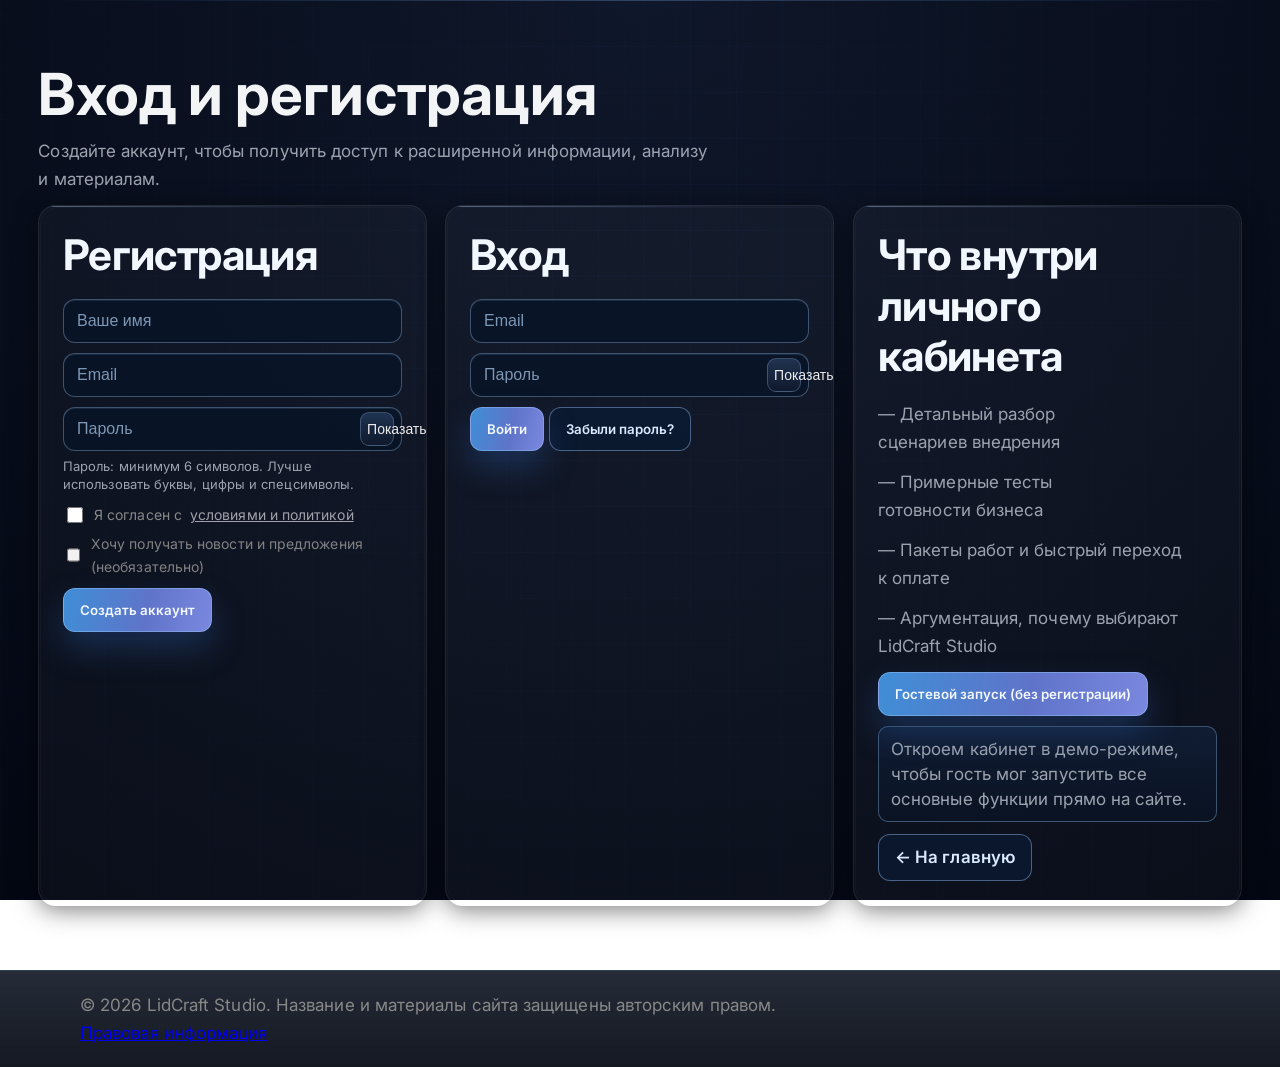
<file: account.html>
<!doctype html>
<html lang="ru">
<head>
  <meta charset="UTF-8" />
  <meta name="viewport" content="width=device-width, initial-scale=1.0" />
  <title>LidCraft Studio — Личный кабинет</title>
  <meta name="copyright" content="© LidCraft Studio. All rights reserved." />
  <link rel="preconnect" href="https://fonts.googleapis.com" />
  <link rel="preconnect" href="https://fonts.gstatic.com" crossorigin />
  <link href="https://fonts.googleapis.com/css2?family=Inter:wght@400;500;600;700;800&family=JetBrains+Mono:wght@400;500;600;700&display=swap" rel="stylesheet" />
  <link rel="stylesheet" href="styles.css?v=20260710m" />
  <link rel="stylesheet" href="site-redesign.css?v=20260710m" />
</head>
<body>
  <header class="header">
    <div class="container nav">
      <div class="brand"><img src="assets/lidcraft-logo.svg" alt="LidCraft Studio logo" /><span class="brand-text">LidCraft Studio — Кабинет</span></div>
      <div class="cta-row">
        <span id="themeLabel" class="theme-label">Тема: Midnight Gold</span>
        <select id="themeSelect" class="theme-select" aria-label="Выбрать тему">
          <option value="midnight">Midnight Gold</option>
          <option value="graphite">Graphite Platinum</option>
        </select>
        <a class="btn ghost" href="index.html">Главная</a>
        <button id="logoutBtn" class="btn primary" type="button">Выйти</button>
      </div>
    </div>
  </header>

  <main class="section">
    <div class="container">
      <section class="account-hero-shell">
        <div class="account-hero-intro">
          <p class="account-eyebrow">LidCraft Control Room</p>
          <h1 class="headline-reveal welcome-title">Добро пожаловать, <span id="userName">клиент</span></h1>
          <p class="account-hero-sub">Рабочая панель в реальном времени: статус подключений, качество обработки лидов и приоритетные действия команды в одном месте.</p>
        </div>
        <div class="account-hero-meta">
          <article class="account-meta-pill">
            <span>Текущий пакет</span>
            <strong>Growth</strong>
          </article>
          <article class="account-meta-pill">
            <span>SLA ответа</span>
            <strong>до 5 минут</strong>
          </article>
          <article class="account-meta-pill">
            <span>Режим мониторинга</span>
            <strong>Live 24/7</strong>
          </article>
        </div>
      </section>

      <section id="guestBanner" class="guest-banner" hidden>
        <h2>Демо-режим (Гость)</h2>
        <p>Вы используете гостевой доступ. Чтобы сохранить данные и работать без ограничений, создайте полноценный аккаунт.</p>
        <div class="cta-row">
          <button id="convertGuestBtn" class="btn primary" type="button">Преобразовать гостя в аккаунт</button>
        </div>
      </section>

      <section class="section account-command-center">
        <div class="account-section-head">
          <div>
            <h2>Центр управления ботом</h2>
            <p>Здесь видно, как бот подключен, как движется воронка и какие шаги сейчас быстрее всего увеличат результат.</p>
          </div>
          <span class="account-live-badge">Live dashboard</span>
        </div>
        <div class="cards dashboard-grid">
          <article class="card dashboard-card">
            <h3>Статус подключения</h3>
            <p id="botConnectionStatus" class="result-text">Проверяем подключение бота...</p>
            <div class="metrics-grid compact">
              <div class="metric-chip">
                <span class="metric-label">Канал</span>
                <strong id="botChannel">-</strong>
              </div>
              <div class="metric-chip">
                <span class="metric-label">CRM</span>
                <strong id="botCrmStatus">-</strong>
              </div>
              <div class="metric-chip">
                <span class="metric-label">Webhook</span>
                <strong id="botWebhookStatus">-</strong>
              </div>
            </div>
            <div class="dashboard-health">
              <span>Индекс стабильности</span>
              <strong id="botHealthScore">--</strong>
            </div>
          </article>

          <article class="card dashboard-card">
            <h3>Воронка за 7 дней</h3>
            <div class="metrics-grid">
              <div class="metric-chip">
                <span class="metric-label">Входящие</span>
                <strong id="botIncomingLeads">0</strong>
              </div>
              <div class="metric-chip">
                <span class="metric-label">Квалифицированы</span>
                <strong id="botQualifiedLeads">0</strong>
              </div>
              <div class="metric-chip">
                <span class="metric-label">Назначены созвоны</span>
                <strong id="botBookedCalls">0</strong>
              </div>
              <div class="metric-chip highlight">
                <span class="metric-label">Конверсия</span>
                <strong id="botConversionRate">0%</strong>
              </div>
            </div>
            <div class="mini-funnel">
              <div class="mini-funnel-row">
                <span>Квалификация</span>
                <div class="mini-funnel-track"><span id="botQualifiedBar" class="mini-funnel-fill"></span></div>
              </div>
              <div class="mini-funnel-row">
                <span>Созвоны</span>
                <div class="mini-funnel-track"><span id="botCallsBar" class="mini-funnel-fill"></span></div>
              </div>
            </div>
          </article>

          <article class="card dashboard-card">
            <h3>Оперативная аналитика</h3>
            <div class="metrics-grid">
              <div class="metric-chip">
                <span class="metric-label">Средний ответ</span>
                <strong id="botAvgResponse">-</strong>
              </div>
              <div class="metric-chip">
                <span class="metric-label">Автообработка</span>
                <strong id="botAutomationRate">-</strong>
              </div>
              <div class="metric-chip">
                <span class="metric-label">Ответ до 1 мин</span>
                <strong id="botFirstReplyRate">-</strong>
              </div>
              <div class="metric-chip">
                <span class="metric-label">Последняя синхронизация</span>
                <strong id="botLastSync">-</strong>
              </div>
            </div>
            <div class="mini-funnel">
              <div class="mini-funnel-row">
                <span>Автообработка</span>
                <div class="mini-funnel-track"><span id="botAutomationBar" class="mini-funnel-fill"></span></div>
              </div>
              <div class="mini-funnel-row">
                <span>Первый ответ ≤ 1 мин</span>
                <div class="mini-funnel-track"><span id="botFirstReplyBar" class="mini-funnel-fill"></span></div>
              </div>
            </div>
          </article>

          <article class="card dashboard-card">
            <h3>Что делать дальше</h3>
            <p class="dashboard-subtitle">Рекомендованные задачи на сегодня</p>
            <ul id="botActionList" class="action-list">
              <li>Загружаем персональные рекомендации...</li>
            </ul>
            <p id="botAdvisorNote" class="result-text">Собираем рекомендации на основе вашего профиля.</p>
          </article>
        </div>
      </section>

      <section class="section account-settings-section">
        <div class="settings-launcher">
          <div class="settings-launcher-info">
            <h2>Настройки</h2>
            <p class="account-section-note">Профиль, уведомления, приватность и безопасность — в отдельном окне, как в приложении.</p>
          </div>
          <button id="openSettingsBtn" class="btn primary settings-launcher-btn" type="button">
            <span aria-hidden="true">⚙️</span> Открыть настройки
          </button>
        </div>
      </section>

      <div id="settingsModal" class="settings-modal" aria-hidden="true" role="dialog" aria-modal="true" aria-label="Настройки">
        <div class="settings-modal-backdrop" data-settings-close></div>
        <div class="settings-modal-window" role="document">
          <header class="settings-modal-head">
            <button class="settings-back-btn" type="button" data-settings-back aria-label="Назад к разделам">‹</button>
            <h2 class="settings-modal-title">Настройки</h2>
            <button class="settings-close-btn" type="button" data-settings-close aria-label="Закрыть настройки">✕</button>
          </header>

          <div class="settings-modal-body">
            <aside class="settings-nav" role="tablist" aria-label="Разделы настроек">
              <div class="settings-profile-card">
                <div class="settings-avatar" id="settingsAvatar" aria-hidden="true">L</div>
                <div class="settings-profile-meta">
                  <strong id="settingsProfileName">Пользователь</strong>
                  <span id="settingsProfileEmail">—</span>
                </div>
              </div>

              <div class="settings-nav-list">
                <button class="settings-nav-btn is-active" type="button" role="tab" aria-selected="true" data-settings-tab="profile">
                  <span class="settings-nav-ico" aria-hidden="true">👤</span>
                  <span class="settings-nav-label">Профиль</span>
                  <span class="settings-nav-chevron" aria-hidden="true">›</span>
                </button>
                <button class="settings-nav-btn" type="button" role="tab" aria-selected="false" data-settings-tab="access">
                  <span class="settings-nav-ico" aria-hidden="true">🎫</span>
                  <span class="settings-nav-label">Доступ и подписка</span>
                  <span class="settings-nav-chevron" aria-hidden="true">›</span>
                </button>
                <button class="settings-nav-btn" type="button" role="tab" aria-selected="false" data-settings-tab="notifications">
                  <span class="settings-nav-ico" aria-hidden="true">🔔</span>
                  <span class="settings-nav-label">Уведомления и звуки</span>
                  <span class="settings-nav-chevron" aria-hidden="true">›</span>
                </button>
                <button class="settings-nav-btn" type="button" role="tab" aria-selected="false" data-settings-tab="privacy">
                  <span class="settings-nav-ico" aria-hidden="true">🛡️</span>
                  <span class="settings-nav-label">Конфиденциальность</span>
                  <span class="settings-nav-chevron" aria-hidden="true">›</span>
                </button>
                <button class="settings-nav-btn" type="button" role="tab" aria-selected="false" data-settings-tab="security">
                  <span class="settings-nav-ico" aria-hidden="true">🔒</span>
                  <span class="settings-nav-label">Безопасность</span>
                  <span class="settings-nav-chevron" aria-hidden="true">›</span>
                </button>
                <button class="settings-nav-btn" type="button" role="tab" aria-selected="false" data-settings-tab="interface">
                  <span class="settings-nav-ico" aria-hidden="true">🎛️</span>
                  <span class="settings-nav-label">Продвинутые настройки</span>
                  <span class="settings-nav-chevron" aria-hidden="true">›</span>
                </button>
                <button class="settings-nav-btn" type="button" role="tab" aria-selected="false" data-settings-tab="data">
                  <span class="settings-nav-ico" aria-hidden="true">🗂️</span>
                  <span class="settings-nav-label">Данные и аккаунт</span>
                  <span class="settings-nav-chevron" aria-hidden="true">›</span>
                </button>
              </div>
            </aside>

            <div class="settings-panels">
              <!-- Профиль -->
              <div class="settings-panel is-active" data-settings-panel="profile">
                <div class="settings-panel-head">
                  <h3>Управление профилем</h3>
                  <p>Основные данные аккаунта и быстрый экспорт.</p>
                </div>
                <div class="settings-field">
                  <label for="profileName">Имя</label>
                  <input id="profileName" class="field" type="text" placeholder="Имя" autocomplete="name" />
                </div>
                <div class="settings-field">
                  <label for="profileEmail">Email</label>
                  <input id="profileEmail" class="field" type="email" placeholder="Email" autocomplete="email" inputmode="email" />
                </div>
                <div class="cta-row">
                  <button id="saveProfileBtn" class="btn primary" type="button">Сохранить профиль</button>
                  <button id="exportDataBtn" class="btn ghost" type="button">Экспорт данных</button>
                </div>
              </div>

              <!-- Доступ и подписка -->
              <div class="settings-panel" data-settings-panel="access">
                <div class="settings-panel-head">
                  <h3>Статус доступа</h3>
                  <p>Текущая сессия и подписка.</p>
                </div>
                <p id="sessionStatus" class="result-text">Проверяем сессию...</p>
                <p id="subscriptionStatus" class="result-text">Проверяем подписку...</p>
                <div class="cta-row">
                  <a class="btn primary" href="#pricing" id="renewAccessBtn">Продлить подписку</a>
                  <button id="extendSessionBtn" class="btn ghost" type="button">Продлить сессию</button>
                </div>
              </div>

              <!-- Уведомления -->
              <div class="settings-panel" data-settings-panel="notifications">
                <div class="settings-panel-head">
                  <h3>Уведомления</h3>
                  <p>Выберите, о чём и куда вам сообщать.</p>
                </div>
                <label class="switch-row">
                  <span class="switch-text"><strong>Email-уведомления</strong><small>Заявки и важные события на почту</small></span>
                  <span class="switch"><input id="notifyEmail" type="checkbox" /><span class="switch-track"></span></span>
                </label>
                <label class="switch-row">
                  <span class="switch-text"><strong>Telegram-уведомления</strong><small>Мгновенные пуши в Telegram</small></span>
                  <span class="switch"><input id="notifyTelegram" type="checkbox" /><span class="switch-track"></span></span>
                </label>
                <label class="switch-row">
                  <span class="switch-text"><strong>Недельный отчёт</strong><small>Сводка по воронке раз в неделю</small></span>
                  <span class="switch"><input id="notifyDigest" type="checkbox" /><span class="switch-track"></span></span>
                </label>
                <div class="cta-row">
                  <button class="btn primary" type="button" data-settings-save="notifications">Сохранить</button>
                </div>
              </div>

              <!-- Приватность -->
              <div class="settings-panel" data-settings-panel="privacy">
                <div class="settings-panel-head">
                  <h3>Конфиденциальность</h3>
                  <p>Контроль над данными и режимом приватности.</p>
                </div>
                <div class="settings-field">
                  <label for="settingsPrivacyMode">Режим приватности</label>
                  <select id="settingsPrivacyMode" class="field">
                    <option value="standard">Стандартный</option>
                    <option value="strict">Строгий (минимум локальных данных)</option>
                  </select>
                </div>
                <label class="switch-row">
                  <span class="switch-text"><strong>Аналитика использования</strong><small>Помогает улучшать продукт</small></span>
                  <span class="switch"><input id="privacyAnalytics" type="checkbox" /><span class="switch-track"></span></span>
                </label>
                <label class="switch-row">
                  <span class="switch-text"><strong>Персонализация</strong><small>Подсказки на основе истории</small></span>
                  <span class="switch"><input id="privacyPersonalization" type="checkbox" /><span class="switch-track"></span></span>
                </label>
                <label class="switch-row">
                  <span class="switch-text"><strong>Диагностические отчёты</strong><small>Автоотправка отчётов об ошибках</small></span>
                  <span class="switch"><input id="privacyCrashReports" type="checkbox" /><span class="switch-track"></span></span>
                </label>
                <label class="switch-row">
                  <span class="switch-text"><strong>Сторонние интеграции</strong><small>Разрешить подключение внешних сервисов</small></span>
                  <span class="switch"><input id="privacyThirdParty" type="checkbox" /><span class="switch-track"></span></span>
                </label>
                <ul class="privacy-list">
                  <li>Сессии привязаны к вашему email и истекают автоматически.</li>
                  <li>Экспорт данных доступен в один клик в формате CSV.</li>
                  <li>Можно очистить локальные данные и завершить текущий вход.</li>
                </ul>
                <div class="cta-row">
                  <button class="btn primary" type="button" data-settings-save="privacy">Сохранить</button>
                  <button id="revokeSessionsBtn" class="btn ghost" type="button">Завершить сессию</button>
                  <button id="downloadConsentBtn" class="btn ghost" type="button">Скачать настройки</button>
                </div>
                <p id="privacyStatus" class="result-text">Используются стандартные настройки конфиденциальности.</p>
              </div>

              <!-- Безопасность -->
              <div class="settings-panel" data-settings-panel="security">
                <div class="settings-panel-head">
                  <h3>Безопасность аккаунта</h3>
                  <p>Смена пароля и защита запросов к ИИ.</p>
                </div>
                <div class="settings-field">
                  <label for="currentPasswordAccount">Текущий пароль</label>
                  <input id="currentPasswordAccount" class="field" type="password" placeholder="Текущий пароль" autocomplete="current-password" />
                </div>
                <div class="settings-field">
                  <label for="newPasswordAccount">Новый пароль</label>
                  <input id="newPasswordAccount" class="field" type="password" placeholder="Новый пароль" autocomplete="new-password" />
                  <p id="newPasswordAccountHint" class="field-help">Сильный пароль: 8+ символов, буквы в разных регистрах, цифры и спецсимвол.</p>
                </div>
                <div class="settings-field">
                  <label for="newPasswordRepeatAccount">Повторите новый пароль</label>
                  <input id="newPasswordRepeatAccount" class="field" type="password" placeholder="Повторите новый пароль" autocomplete="new-password" />
                </div>
                <div class="cta-row">
                  <button id="changePasswordBtn" class="btn primary" type="button">Сменить пароль</button>
                </div>
                <p id="securityStatus" class="result-text" aria-live="polite">Рекомендуется менять пароль минимум раз в 90 дней.</p>

                <div class="settings-divider"></div>
                <div class="settings-panel-head">
                  <h3>AI-защита промптов</h3>
                  <p>Проверка запроса перед отправкой в ИИ: блокируем попытки вытащить системные инструкции и код проекта.</p>
                </div>
                <div class="settings-field">
                  <label for="aiPromptInput">Тестовый запрос</label>
                  <input id="aiPromptInput" class="field" type="text" placeholder="Введите тестовый запрос..." autocomplete="off" />
                </div>
                <div class="cta-row">
                  <button id="aiPromptCheckBtn" class="btn ghost" type="button">Проверить запрос</button>
                </div>
                <p id="aiPromptResult" class="result-text">Ожидание проверки...</p>
              </div>

              <!-- Интерфейс -->
              <div class="settings-panel" data-settings-panel="interface">
                <div class="settings-panel-head">
                  <h3>Интерфейс и сессия</h3>
                  <p>Язык, часовой пояс и автозавершение сессии.</p>
                </div>
                <div class="settings-field">
                  <label for="settingsLanguage">Язык интерфейса</label>
                  <select id="settingsLanguage" class="field">
                    <option value="ru">Русский</option>
                    <option value="en">English</option>
                  </select>
                </div>
                <div class="settings-field">
                  <label for="settingsTimezone">Часовой пояс</label>
                  <select id="settingsTimezone" class="field">
                    <option value="Europe/Moscow">Europe/Moscow</option>
                    <option value="Asia/Almaty">Asia/Almaty</option>
                    <option value="Asia/Tashkent">Asia/Tashkent</option>
                    <option value="UTC">UTC</option>
                  </select>
                </div>
                <div class="settings-field">
                  <label for="settingsAutoLogout">Автовыход при бездействии</label>
                  <select id="settingsAutoLogout" class="field">
                    <option value="30">30 минут</option>
                    <option value="60">60 минут</option>
                    <option value="120">120 минут</option>
                  </select>
                </div>
                <div class="cta-row">
                  <button id="saveSettingsBtn" class="btn primary" type="button">Сохранить настройки</button>
                  <button id="resetSettingsBtn" class="btn ghost" type="button">Сбросить</button>
                </div>
                <p id="settingsStatus" class="result-text">Настройки можно изменять в любое время.</p>
              </div>

              <!-- Данные -->
              <div class="settings-panel" data-settings-panel="data">
                <div class="settings-panel-head">
                  <h3>Данные и аккаунт</h3>
                  <p>Управление локальными данными аккаунта.</p>
                </div>
                <div class="settings-danger">
                  <div class="settings-danger-text">
                    <strong>Очистить локальные данные</strong>
                    <small>Удаляет сохранённые настройки и историю в этом браузере.</small>
                  </div>
                  <button id="clearDataBtn" class="btn ghost" type="button">Очистить</button>
                </div>
                <div class="settings-danger settings-danger--critical">
                  <div class="settings-danger-text">
                    <strong>Удалить аккаунт (локально)</strong>
                    <small>Полностью удаляет данные аккаунта из этого браузера.</small>
                  </div>
                  <button id="deleteAccountBtn" class="btn ghost" type="button">Удалить</button>
                </div>
                <p id="securityNotice" class="result-text">Все действия логируются локально в браузере.</p>
              </div>
            </div>
          </div>
        </div>
      </div>

      <section class="section">
        <h2>Детальный анализ по внедрению</h2>
        <div class="cards">
          <article class="card">
            <h3>Этап 1: Диагностика</h3>
            <p>Определяем, где бизнес теряет деньги: медленные ответы, потерянные лиды, хаос в коммуникациях.</p>
          </article>
          <article class="card">
            <h3>Этап 2: Проектирование</h3>
            <p>Собираем архитектуру решений: бот, воронка, CRM-логика, роли сотрудников и сценарии эскалации.</p>
          </article>
          <article class="card">
            <h3>Этап 3: Рост результата</h3>
            <p>По данным общения и продаж усиливаем скрипты, оффер и точки конверсии для стабильного роста.</p>
          </article>
        </div>
      </section>

      <section class="section alt">
        <div class="container">
          <h2>Почему выбирают нас</h2>
          <div class="cards">
            <article class="card">
              <h3>Фокус на бизнес-результат</h3>
              <p>Мы не продаем «просто AI». Мы строим систему, которая увеличивает выручку и снижает потери.</p>
            </article>
            <article class="card">
              <h3>Работа под вашу нишу</h3>
              <p>Каждый проект адаптируется под реальный процесс вашей команды, а не по шаблону «один для всех».</p>
            </article>
            <article class="card">
              <h3>Поддержка после запуска</h3>
              <p>После релиза вы не остаетесь одни: дорабатываем сценарии и улучшаем показатели на практике.</p>
            </article>
          </div>
        </div>
      </section>

      <section class="section">
        <h2>Примерные тесты внутри кабинета</h2>
        <div class="quiz-box">
          <p id="cabQuizQuestion">1) Есть ли у вас единый стандарт ответа клиенту?</p>
          <div class="cta-row">
            <button class="btn primary" type="button" data-cab-quiz="yes">Да</button>
            <button class="btn ghost" type="button" data-cab-quiz="no">Нет</button>
          </div>
          <p id="cabQuizProgress" class="result-text">Вопрос 1 из 4</p>
          <p id="cabQuizResult" class="result-text">Ответьте на вопросы, чтобы получить ориентир по зрелости процессов.</p>
        </div>
      </section>

      <section class="section alt">
        <div class="container">
          <h2>Оплата и запуск</h2>
          <p>Выберите пакет и перейдите к безопасной оплате по ссылке.</p>
          <div class="cards">
            <article class="card">
              <h3>Start</h3>
              <p class="price">$99</p>
              <a class="btn primary" href="https://pay.cloudtips.ru/p/replace-start" target="_blank" rel="noopener">Перейти к оплате</a>
            </article>
            <article class="card featured">
              <h3>Growth</h3>
              <p class="price">$299</p>
              <a class="btn primary" href="https://pay.cloudtips.ru/p/replace-growth" target="_blank" rel="noopener">Перейти к оплате</a>
            </article>
            <article class="card">
              <h3>Scale</h3>
              <p class="price">$799</p>
              <a class="btn primary" href="https://pay.cloudtips.ru/p/replace-scale" target="_blank" rel="noopener">Перейти к оплате</a>
            </article>
          </div>
          <p class="result-text">Если нужен другой эквайринг (Stripe/ЮKassa/Kaspi Pay), мы подключим его в вашем рабочем контуре.</p>
        </div>
      </section>
    </div>
  </main>

  <footer class="footer">
    <div class="container">
      <p>© <span id="accountYear"></span> LidCraft Studio. Название и материалы сайта защищены авторским правом.</p>
      <p><a href="legal.html">Правовая информация</a></p>
    </div>
  </footer>

  <script src="account.js"></script>
  <script>document.getElementById("accountYear").textContent = new Date().getFullYear();</script>
  <script src="digital-fx.js?v=20260710m" defer></script>
</body>
</html>
</file>
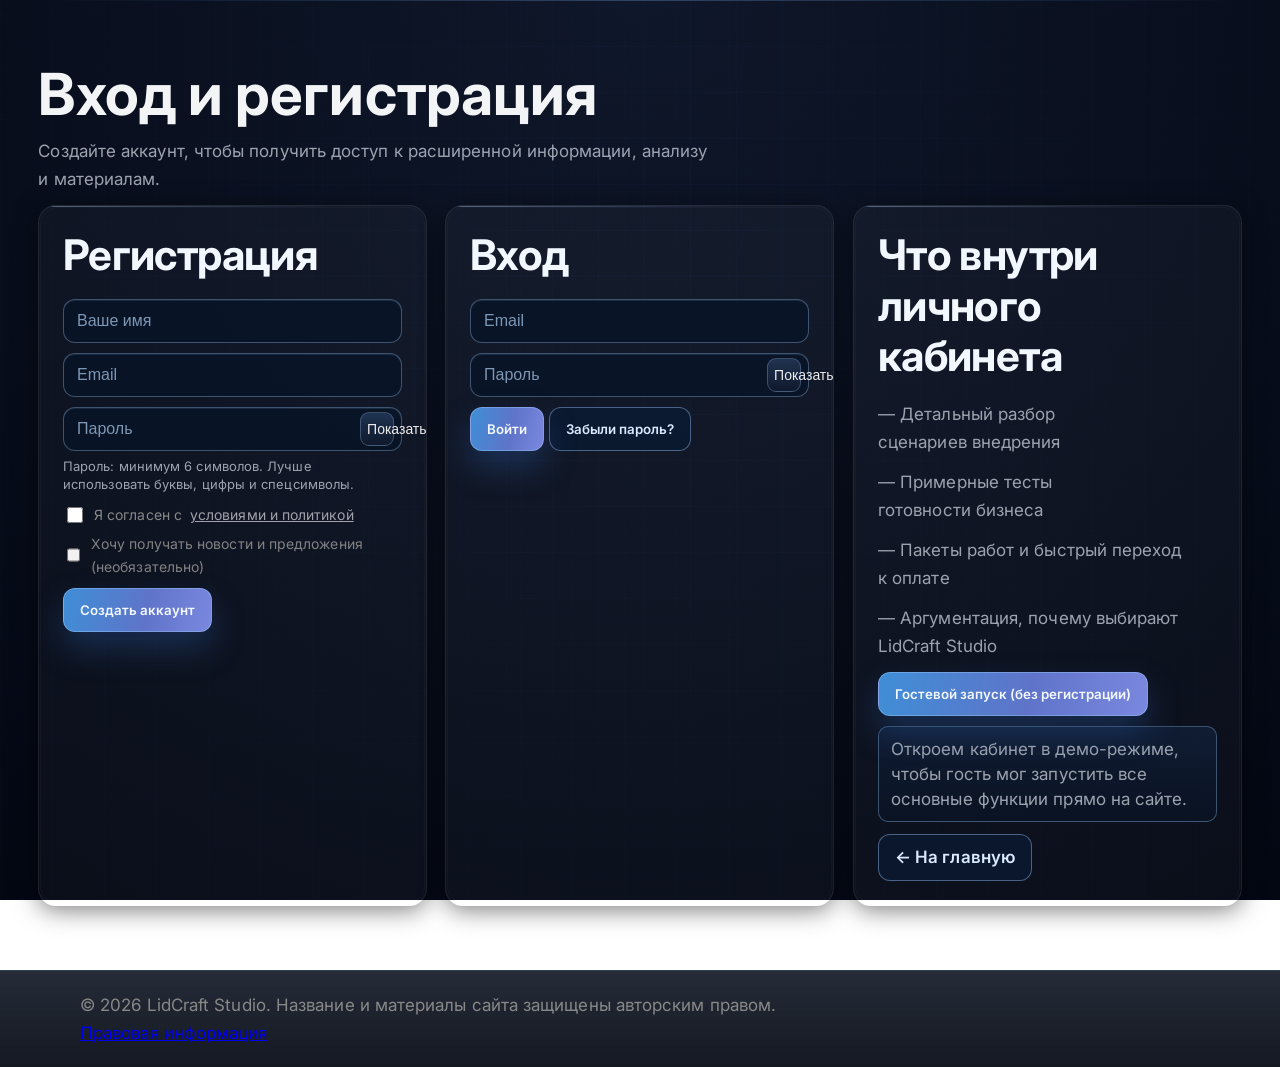
<file: auth.html>
<!doctype html>
<html lang="ru">
<head>
  <meta charset="UTF-8" />
  <meta name="viewport" content="width=device-width, initial-scale=1.0" />
  <title>LidCraft Studio — Вход и регистрация</title>
  <meta name="copyright" content="© LidCraft Studio. All rights reserved." />
  <link rel="preconnect" href="https://fonts.googleapis.com" />
  <link rel="preconnect" href="https://fonts.gstatic.com" crossorigin />
  <link href="https://fonts.googleapis.com/css2?family=Inter:wght@400;500;600;700;800&family=JetBrains+Mono:wght@400;500;600;700&display=swap" rel="stylesheet" />
  <link rel="stylesheet" href="styles.css?v=20260710m" />
  <link rel="stylesheet" href="site-redesign.css?v=20260710m" />
</head>
<body>
  <main class="section">
    <div class="container">
      <h1>Вход и регистрация</h1>
      <p>Создайте аккаунт, чтобы получить доступ к расширенной информации, анализу и материалам.</p>
      <p id="upgradeMessage" class="result-text" hidden></p>

      <div class="cards">
        <section class="card" id="registerSection">
          <h2>Регистрация</h2>
          <input id="regName" class="field" type="text" placeholder="Ваше имя" autocomplete="name" />
          <input id="regEmail" class="field" type="email" placeholder="Email" autocomplete="email" inputmode="email" />
          <input id="regPassword" class="field" type="password" placeholder="Пароль" autocomplete="new-password" />
          <p id="regPasswordHint" class="field-help">Пароль: минимум 6 символов. Лучше использовать буквы, цифры и спецсимволы.</p>
          <label class="consent-check" for="regConsent">
            <input id="regConsent" type="checkbox" />
            Я согласен с <a href="legal.html" target="_blank" rel="noopener">условиями и политикой</a>
          </label>
          <label class="consent-check optional" for="regMarketingConsent">
            <input id="regMarketingConsent" type="checkbox" />
            Хочу получать новости и предложения (необязательно)
          </label>
          <button id="registerBtn" class="btn primary" type="button">Создать аккаунт</button>
          <p id="regMessage" class="result-text" aria-live="polite"></p>
        </section>

        <section class="card">
          <h2>Вход</h2>
          <input id="loginEmail" class="field" type="email" placeholder="Email" autocomplete="username" inputmode="email" />
          <input id="loginPassword" class="field" type="password" placeholder="Пароль" autocomplete="current-password" />
          <button id="loginBtn" class="btn primary" type="button">Войти</button>
          <button id="showForgotBtn" class="btn ghost" type="button">Забыли пароль?</button>
          <p id="loginMessage" class="result-text" aria-live="polite"></p>
        </section>

        <section class="card" id="forgotBlock" style="display:none;">
          <h2>Восстановление пароля</h2>
          <p>Выберите канал, получите код подтверждения и установите новый пароль.</p>
          <select id="forgotChannel" class="field">
            <option value="email">Email</option>
            <option value="sms">SMS</option>
          </select>
          <input id="forgotIdentifier" class="field" type="text" placeholder="Email или телефон" autocomplete="email" inputmode="email" />
          <button id="sendCodeBtn" class="btn primary" type="button">Отправить код</button>

          <input id="forgotCode" class="field" type="text" placeholder="Код подтверждения" inputmode="numeric" autocomplete="one-time-code" />
          <input id="newPassword" class="field" type="password" placeholder="Новый пароль" autocomplete="new-password" />
          <p id="forgotPasswordHint" class="field-help">Новый пароль должен быть надежнее старого.</p>
          <button id="resetPasswordBtn" class="btn ghost" type="button">Сменить пароль</button>
          <p id="forgotMessage" class="result-text" aria-live="polite"></p>
        </section>

        <section class="card">
          <h2>Что внутри личного кабинета</h2>
          <p>— Детальный разбор сценариев внедрения</p>
          <p>— Примерные тесты готовности бизнеса</p>
          <p>— Пакеты работ и быстрый переход к оплате</p>
          <p>— Аргументация, почему выбирают LidCraft Studio</p>
          <button id="guestLaunchBtn" class="btn primary" type="button">Гостевой запуск (без регистрации)</button>
          <p class="result-text">Откроем кабинет в демо-режиме, чтобы гость мог запустить все основные функции прямо на сайте.</p>
          <a class="btn ghost" href="index.html">← На главную</a>
        </section>
      </div>
    </div>
  </main>

  <footer class="footer">
    <div class="container">
      <p>© <span id="authYear"></span> LidCraft Studio. Название и материалы сайта защищены авторским правом.</p>
      <p><a href="legal.html">Правовая информация</a></p>
    </div>
  </footer>

  <script src="auth.js"></script>
  <script>document.getElementById("authYear").textContent = new Date().getFullYear();</script>
  <script src="digital-fx.js?v=20260710m" defer></script>
</body>
</html>
</file>
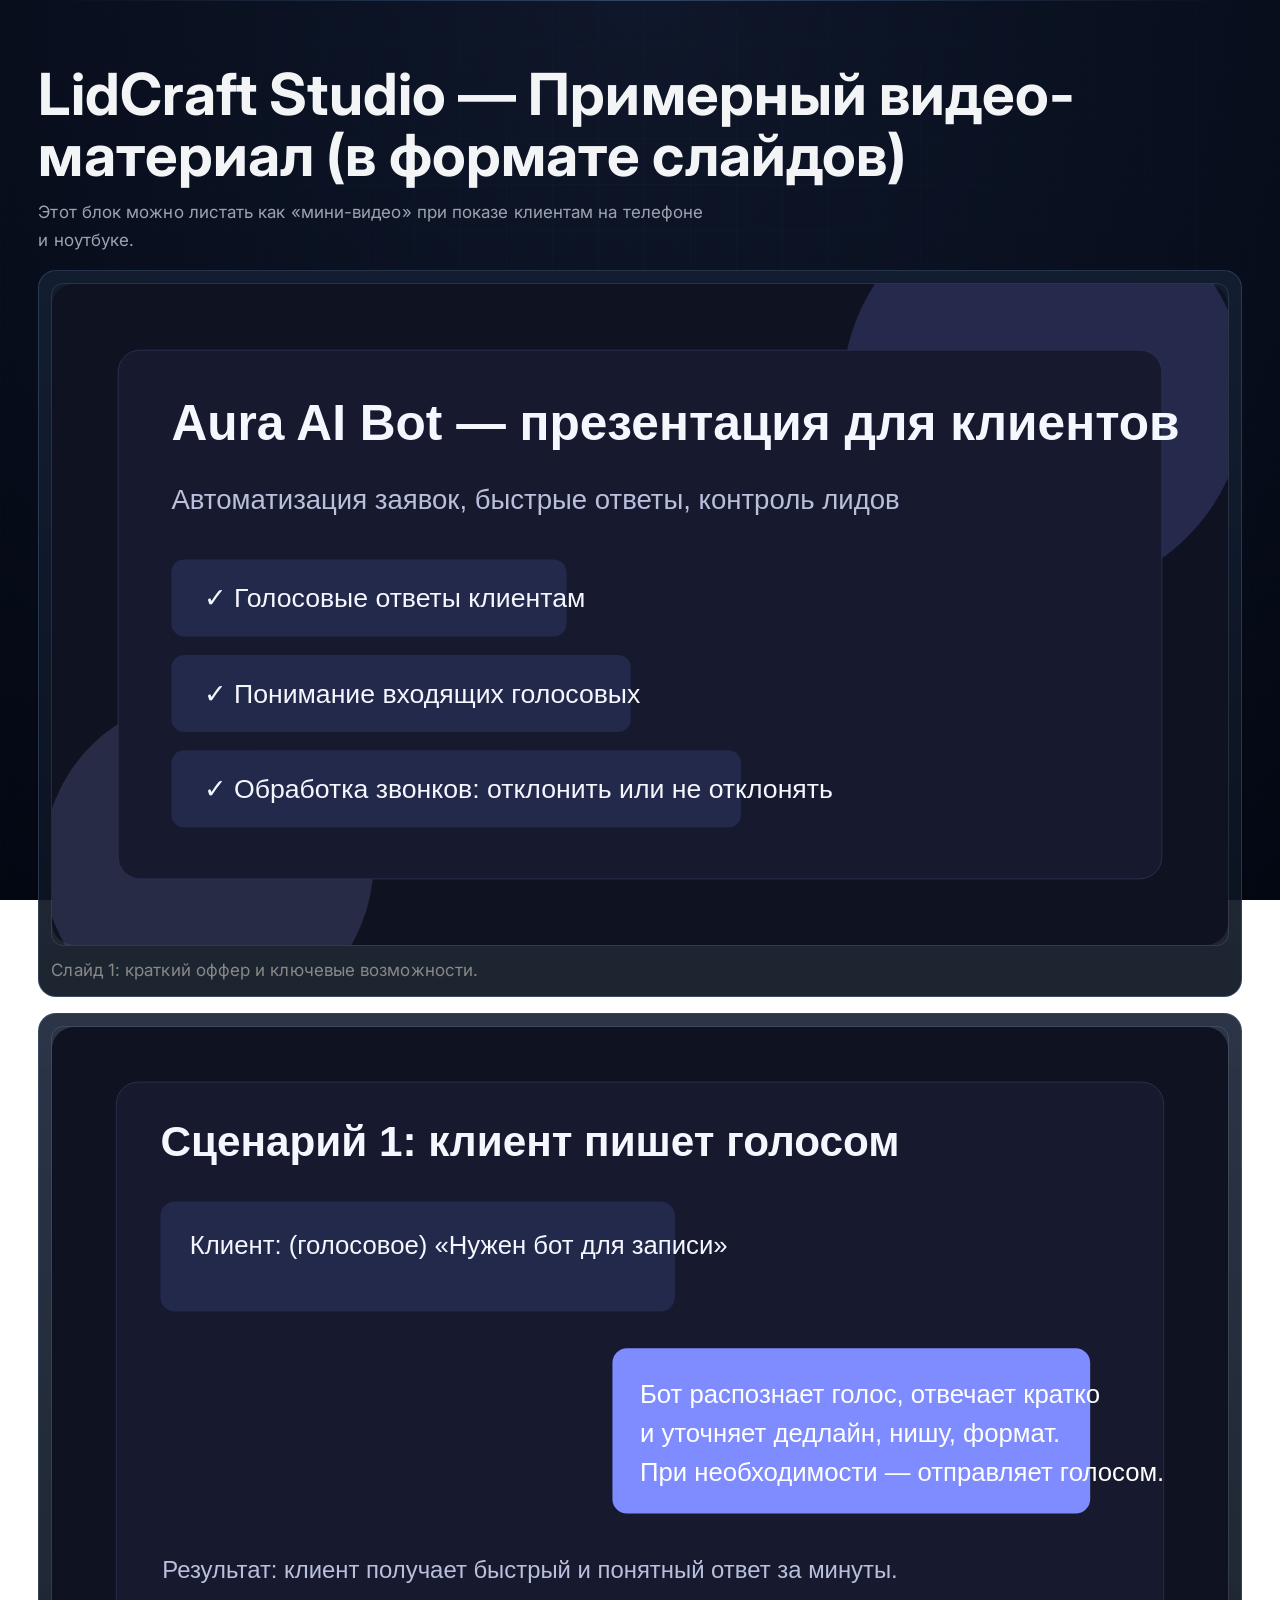
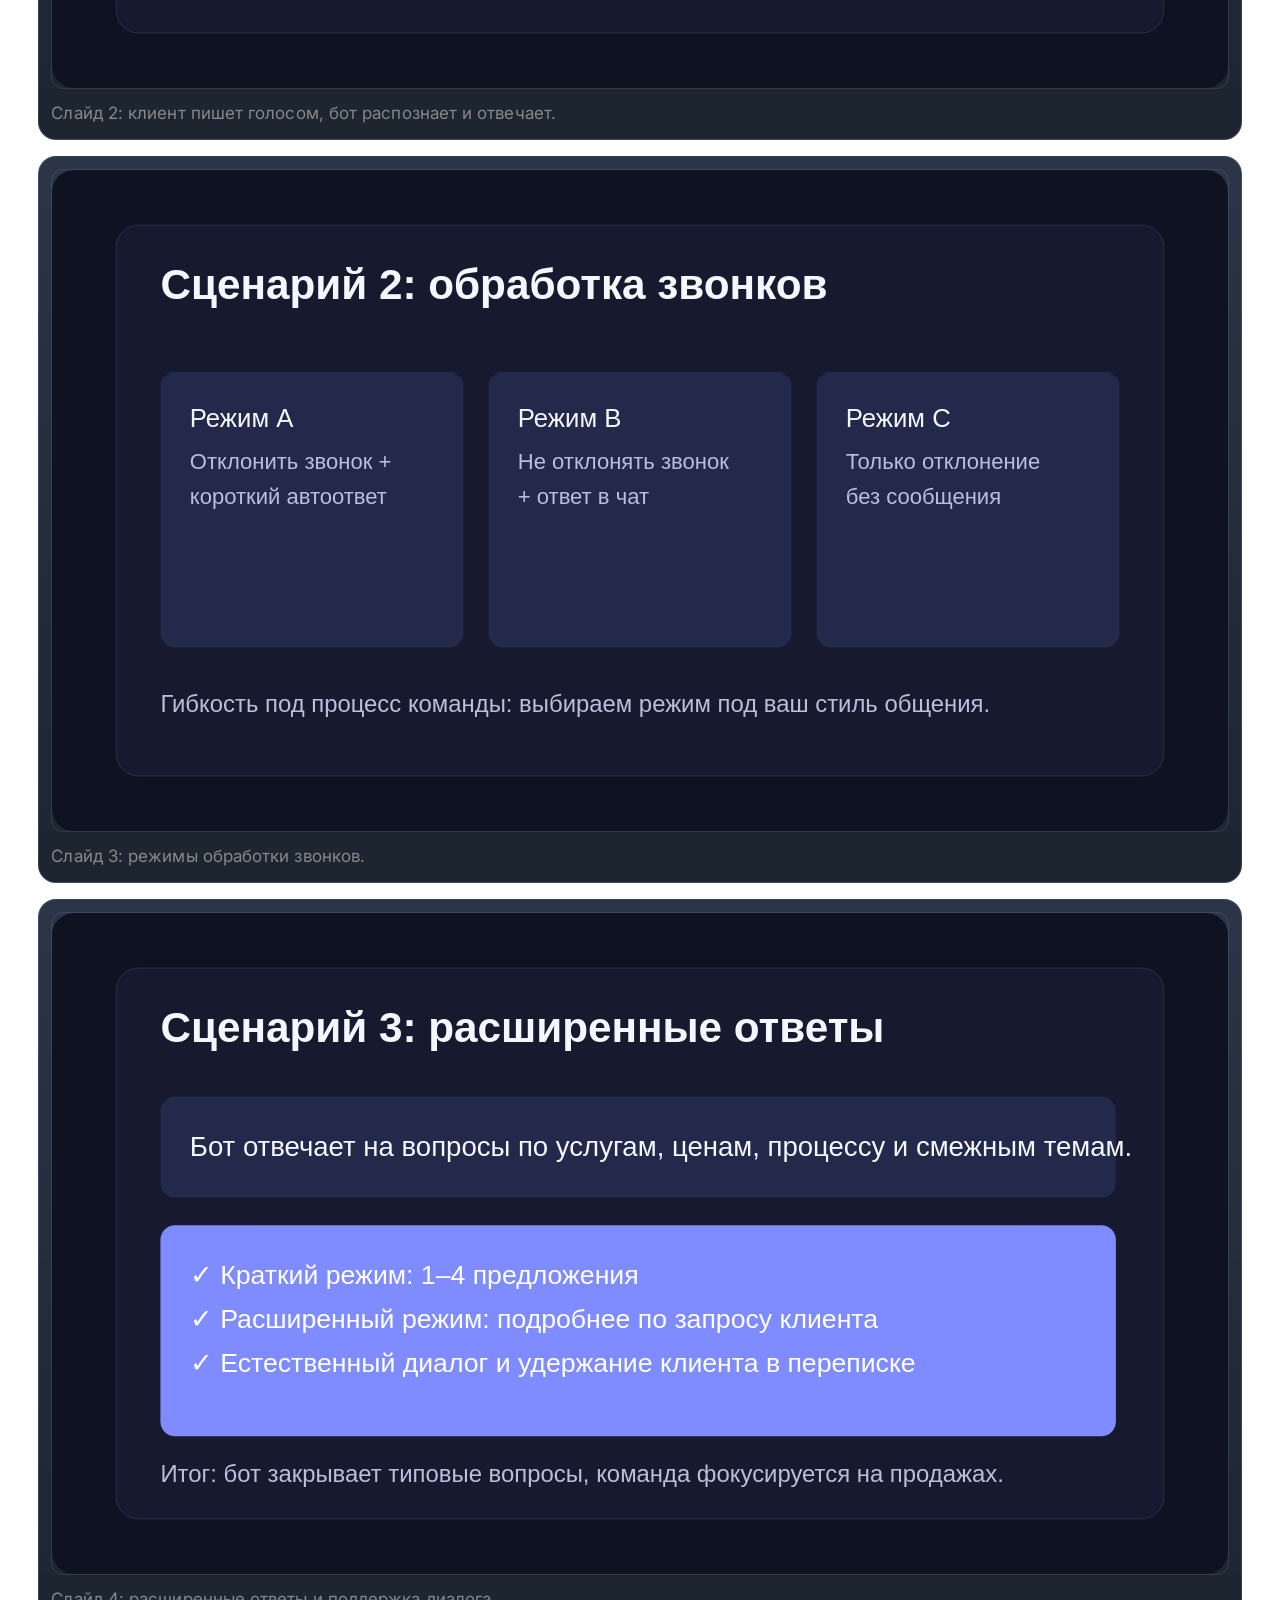
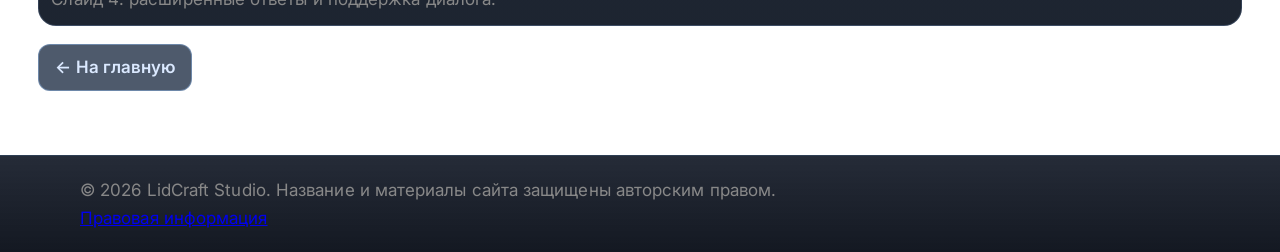
<file: demo-materials.html>
<!doctype html>
<html lang="ru">
<head>
  <meta charset="UTF-8" />
  <meta name="viewport" content="width=device-width, initial-scale=1.0" />
  <title>LidCraft Studio — Презентационные материалы</title>
  <meta name="copyright" content="© LidCraft Studio. All rights reserved." />
  <link rel="preconnect" href="https://fonts.googleapis.com" />
  <link rel="preconnect" href="https://fonts.gstatic.com" crossorigin />
  <link href="https://fonts.googleapis.com/css2?family=Inter:wght@400;500;600;700;800&family=JetBrains+Mono:wght@400;500;600;700&display=swap" rel="stylesheet" />
  <link rel="stylesheet" href="styles.css?v=20260710m" />
  <link rel="stylesheet" href="site-redesign.css?v=20260710m" />
</head>
<body>
  <main class="section">
    <div class="container">
      <h1>LidCraft Studio — Примерный видео-материал (в формате слайдов)</h1>
      <p>Этот блок можно листать как «мини-видео» при показе клиентам на телефоне и ноутбуке.</p>
      <div class="demo-gallery">
        <figure class="demo-item"><img src="assets/promo-slide-1.svg" alt="Слайд 1" loading="lazy" /><figcaption>Слайд 1: краткий оффер и ключевые возможности.</figcaption></figure>
        <figure class="demo-item"><img src="assets/promo-slide-2.svg" alt="Слайд 2" loading="lazy" /><figcaption>Слайд 2: клиент пишет голосом, бот распознает и отвечает.</figcaption></figure>
        <figure class="demo-item"><img src="assets/promo-slide-3.svg" alt="Слайд 3" loading="lazy" /><figcaption>Слайд 3: режимы обработки звонков.</figcaption></figure>
        <figure class="demo-item"><img src="assets/promo-slide-4.svg" alt="Слайд 4" loading="lazy" /><figcaption>Слайд 4: расширенные ответы и поддержка диалога.</figcaption></figure>
      </div>
      <div class="cta-row">
        <a class="btn ghost" href="index.html">← На главную</a>
      </div>
    </div>
  </main>

  <footer class="footer">
    <div class="container">
      <p>© <span id="demoYear"></span> LidCraft Studio. Название и материалы сайта защищены авторским правом.</p>
      <p><a href="legal.html">Правовая информация</a></p>
    </div>
  </footer>

  <script>document.getElementById("demoYear").textContent = new Date().getFullYear();</script>
  <script src="digital-fx.js?v=20260710m" defer></script>
</body>
</html>
</file>
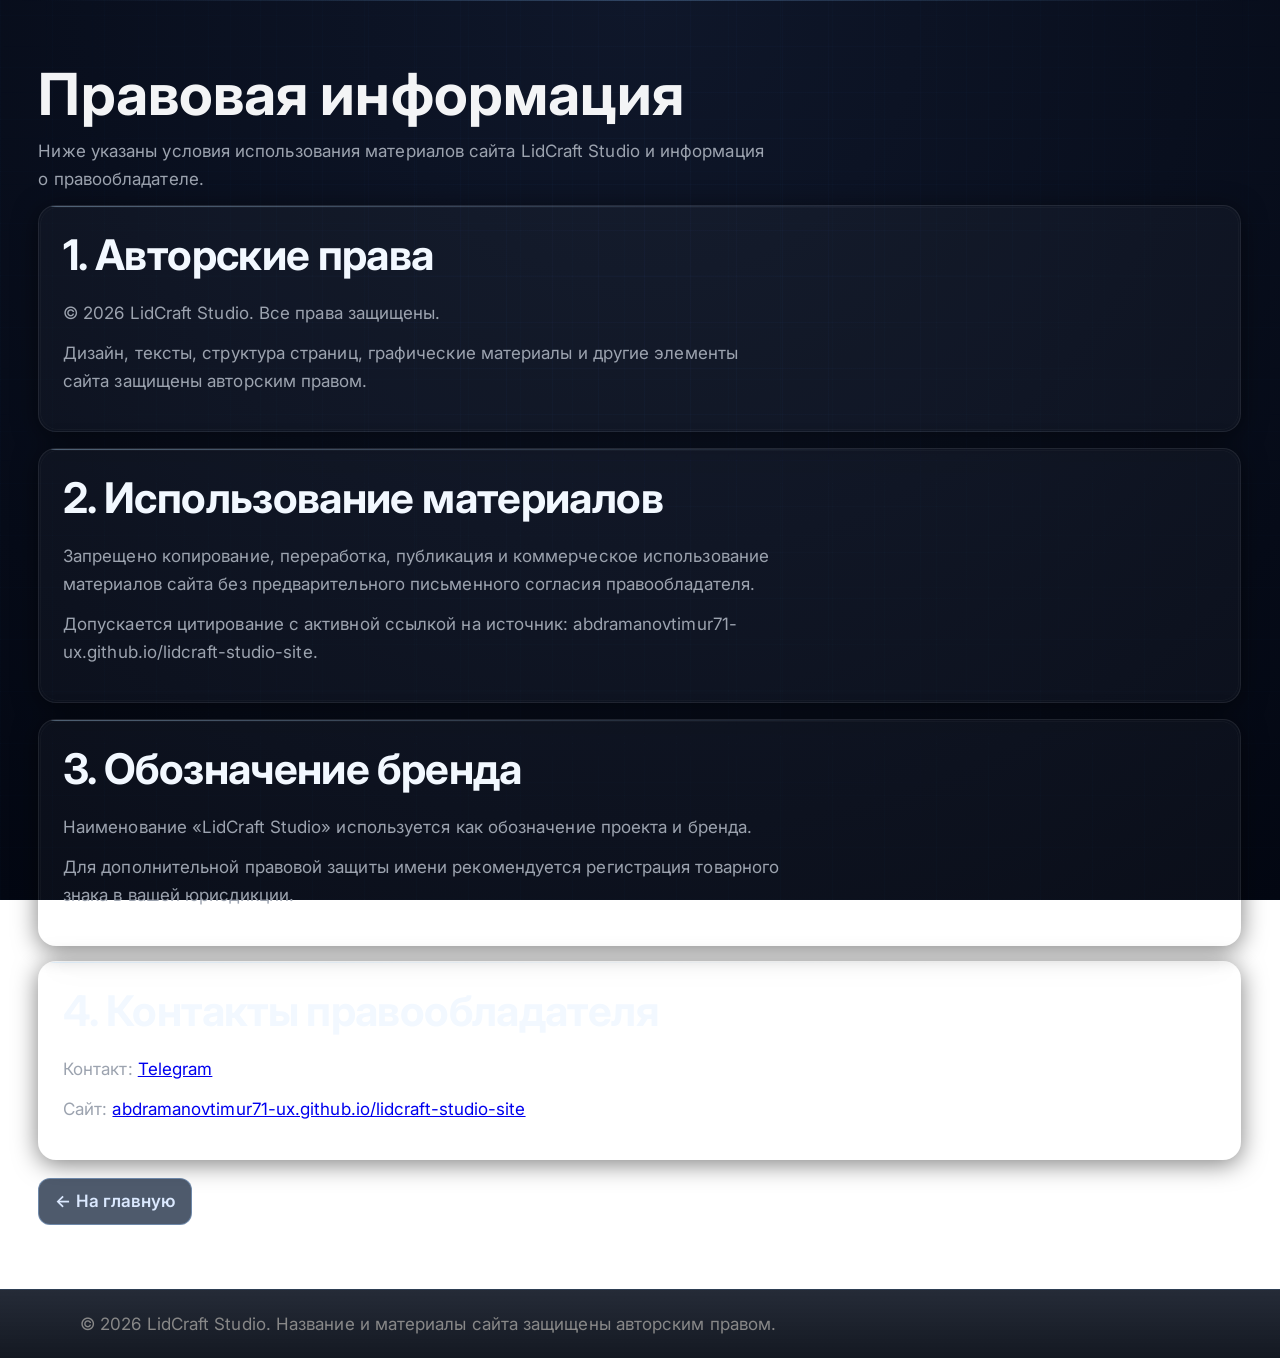
<file: legal.html>
<!doctype html>
<html lang="ru">
<head>
  <meta charset="UTF-8" />
  <meta name="viewport" content="width=device-width, initial-scale=1.0" />
  <title>LidCraft Studio — Правовая информация</title>
  <meta name="description" content="Правовая информация LidCraft Studio: авторские права, условия использования и контакты правообладателя." />
  <meta name="copyright" content="© LidCraft Studio. All rights reserved." />
  <link rel="preconnect" href="https://fonts.googleapis.com" />
  <link rel="preconnect" href="https://fonts.gstatic.com" crossorigin />
  <link href="https://fonts.googleapis.com/css2?family=Inter:wght@400;500;600;700;800&family=JetBrains+Mono:wght@400;500;600;700&display=swap" rel="stylesheet" />
  <link rel="stylesheet" href="styles.css?v=20260710m" />
  <link rel="stylesheet" href="site-redesign.css?v=20260710m" />
</head>
<body>
  <main class="section">
    <div class="container">
      <h1>Правовая информация</h1>
      <p>Ниже указаны условия использования материалов сайта LidCraft Studio и информация о правообладателе.</p>

      <section class="card" style="margin-bottom: 16px;">
        <h2>1. Авторские права</h2>
        <p>© <span id="legalYear"></span> LidCraft Studio. Все права защищены.</p>
        <p>Дизайн, тексты, структура страниц, графические материалы и другие элементы сайта защищены авторским правом.</p>
      </section>

      <section class="card" style="margin-bottom: 16px;">
        <h2>2. Использование материалов</h2>
        <p>Запрещено копирование, переработка, публикация и коммерческое использование материалов сайта без предварительного письменного согласия правообладателя.</p>
        <p>Допускается цитирование с активной ссылкой на источник: abdramanovtimur71-ux.github.io/lidcraft-studio-site.</p>
      </section>

      <section class="card" style="margin-bottom: 16px;">
        <h2>3. Обозначение бренда</h2>
        <p>Наименование «LidCraft Studio» используется как обозначение проекта и бренда.</p>
        <p>Для дополнительной правовой защиты имени рекомендуется регистрация товарного знака в вашей юрисдикции.</p>
      </section>

      <section class="card" style="margin-bottom: 16px;">
        <h2>4. Контакты правообладателя</h2>
        <p>Контакт: <a href="https://t.me/Timur_0_6_0_6" target="_blank" rel="noopener">Telegram</a></p>
        <p>Сайт: <a href="https://abdramanovtimur71-ux.github.io/lidcraft-studio-site/">abdramanovtimur71-ux.github.io/lidcraft-studio-site</a></p>
      </section>

      <div class="cta-row">
        <a class="btn ghost" href="index.html">← На главную</a>
      </div>
    </div>
  </main>

  <footer class="footer">
    <div class="container">
      <p>© <span id="legalFooterYear"></span> LidCraft Studio. Название и материалы сайта защищены авторским правом.</p>
    </div>
  </footer>

  <script>
    const y = new Date().getFullYear();
    document.getElementById("legalYear").textContent = y;
    document.getElementById("legalFooterYear").textContent = y;
  </script>
  <script src="digital-fx.js?v=20260710m" defer></script>
</body>
</html>
</file>
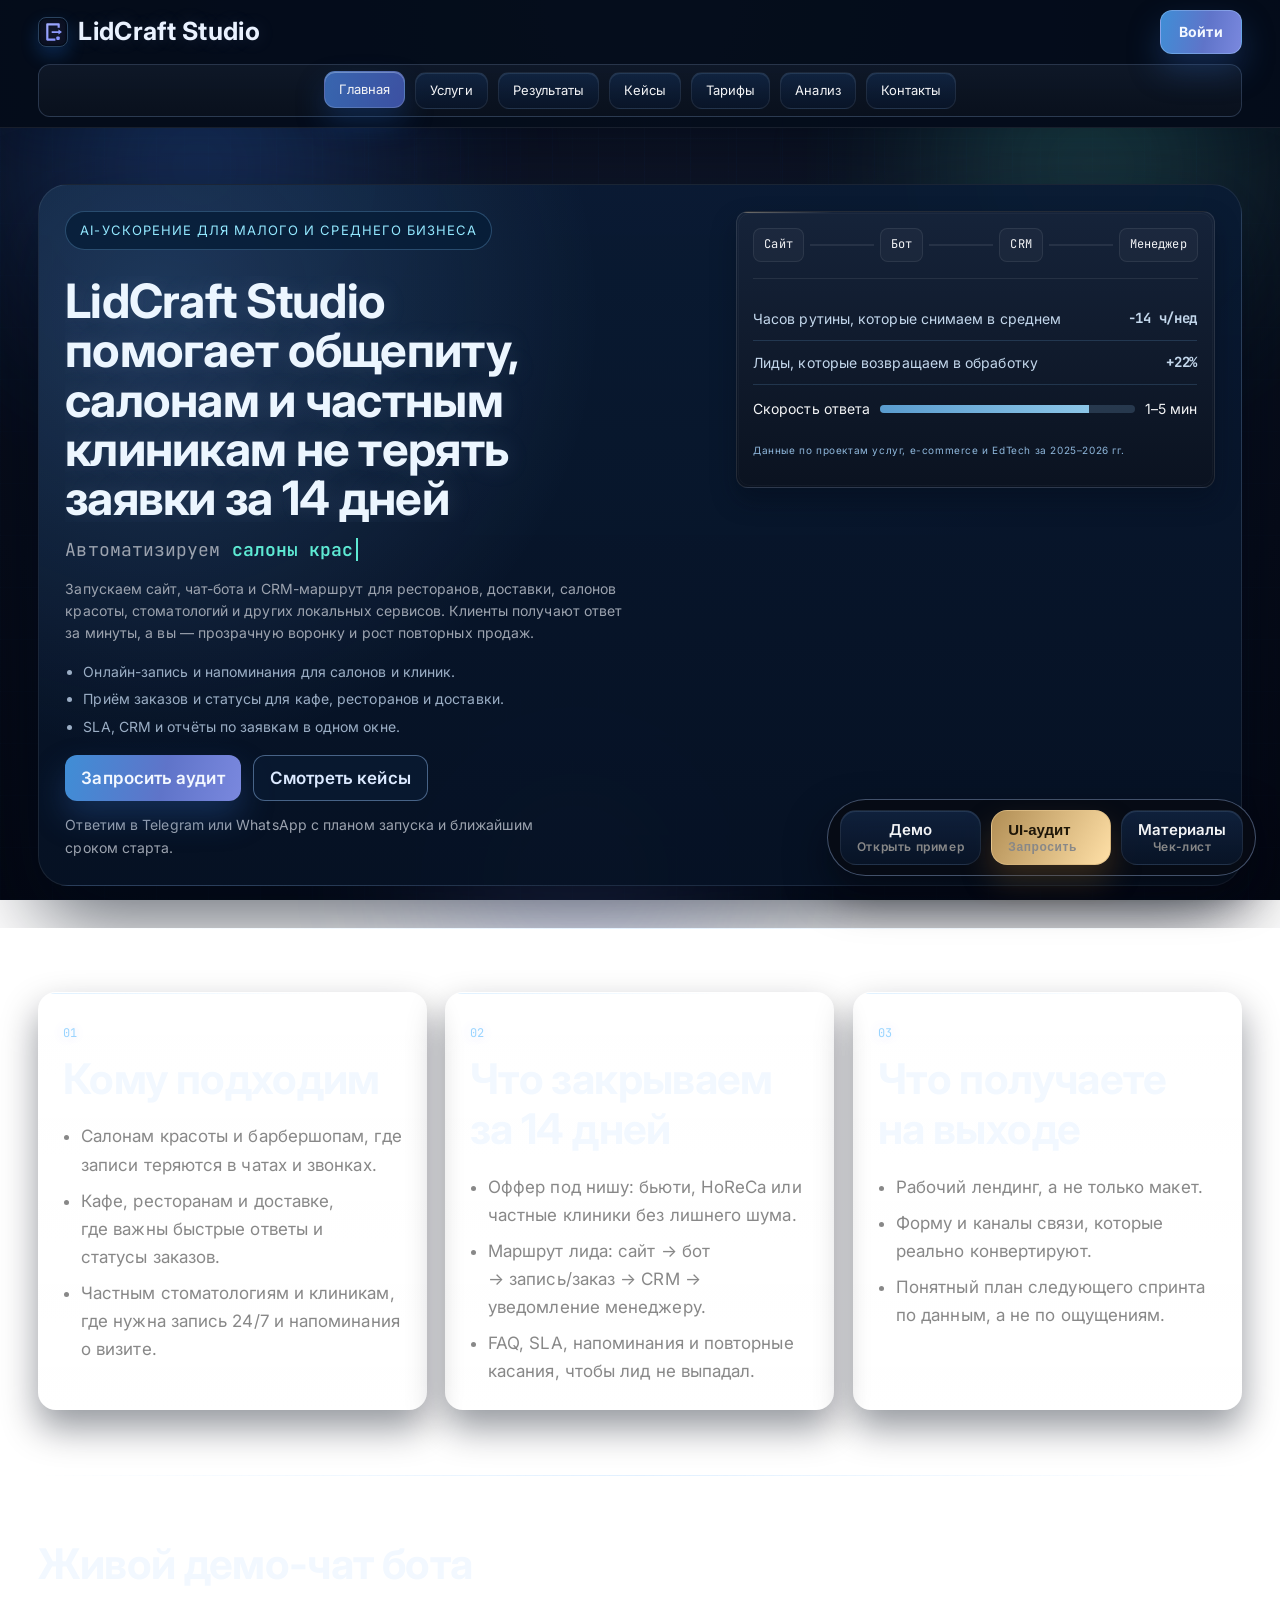
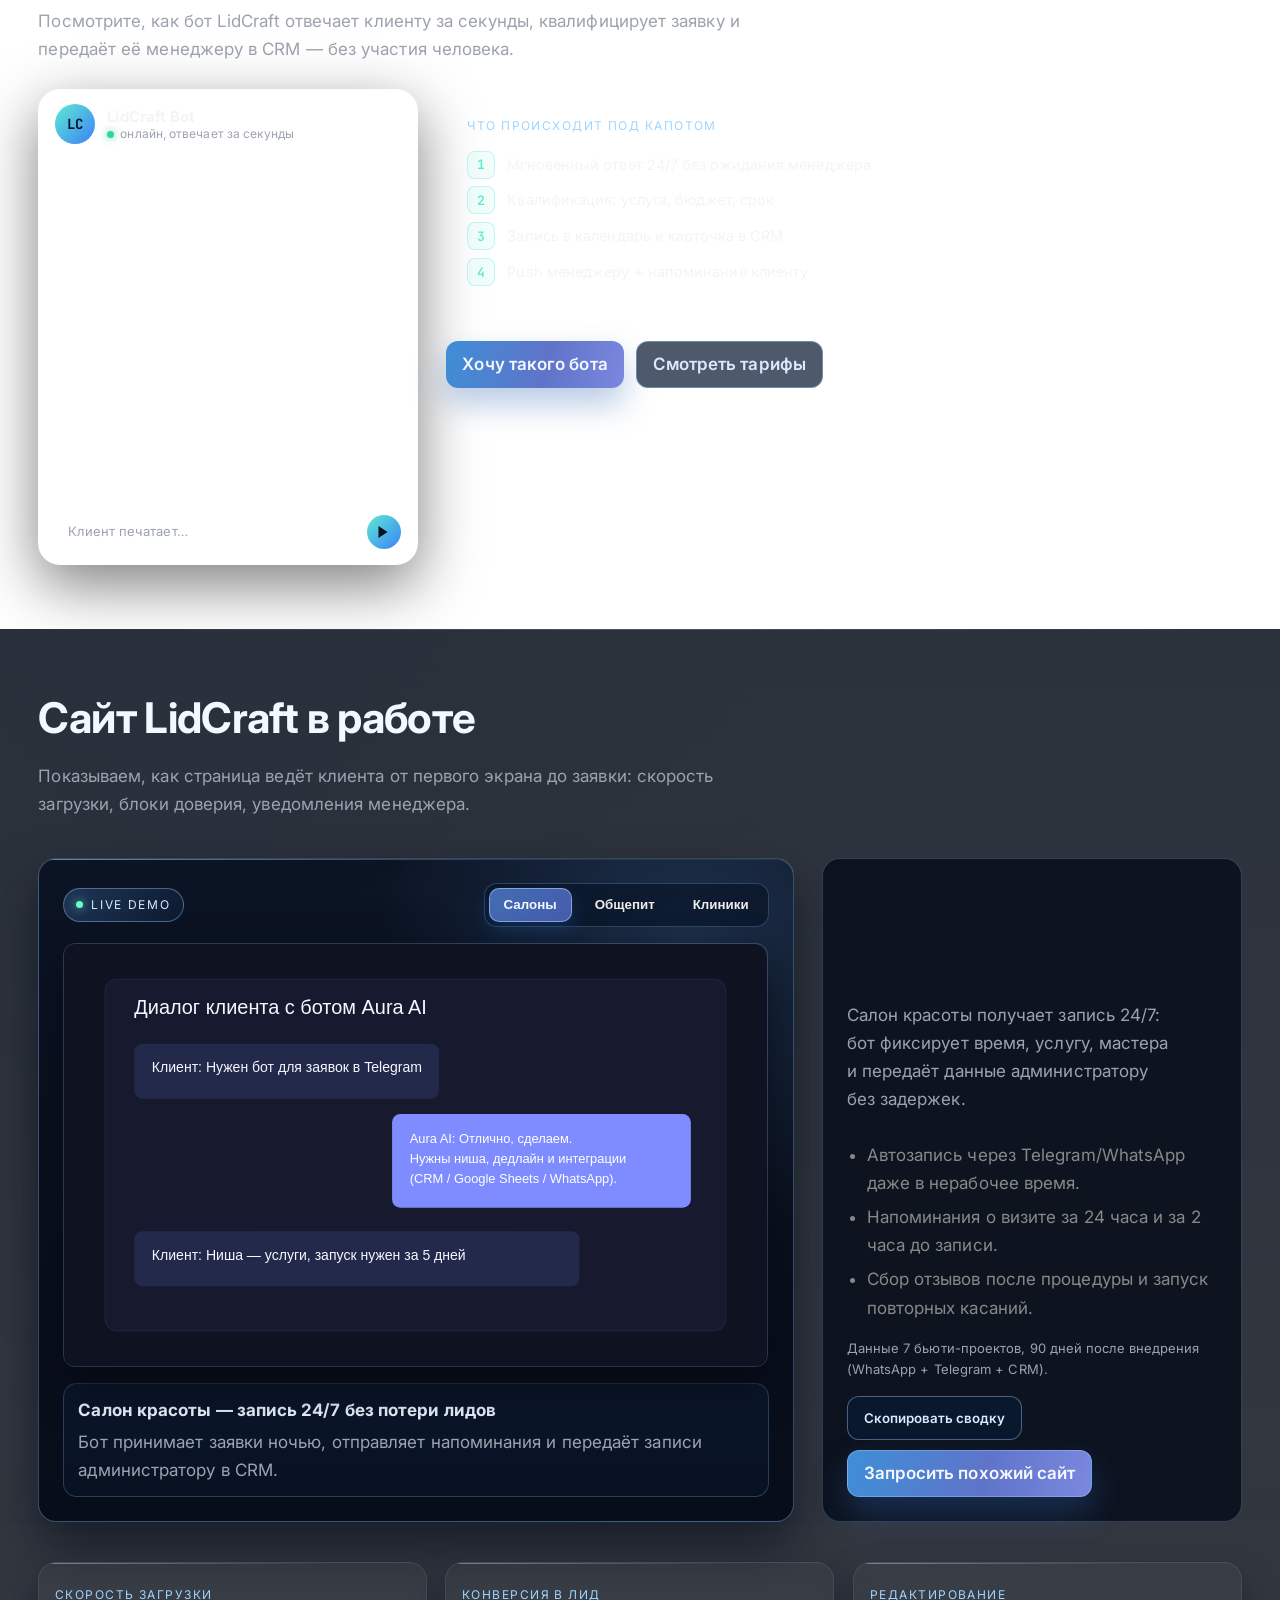
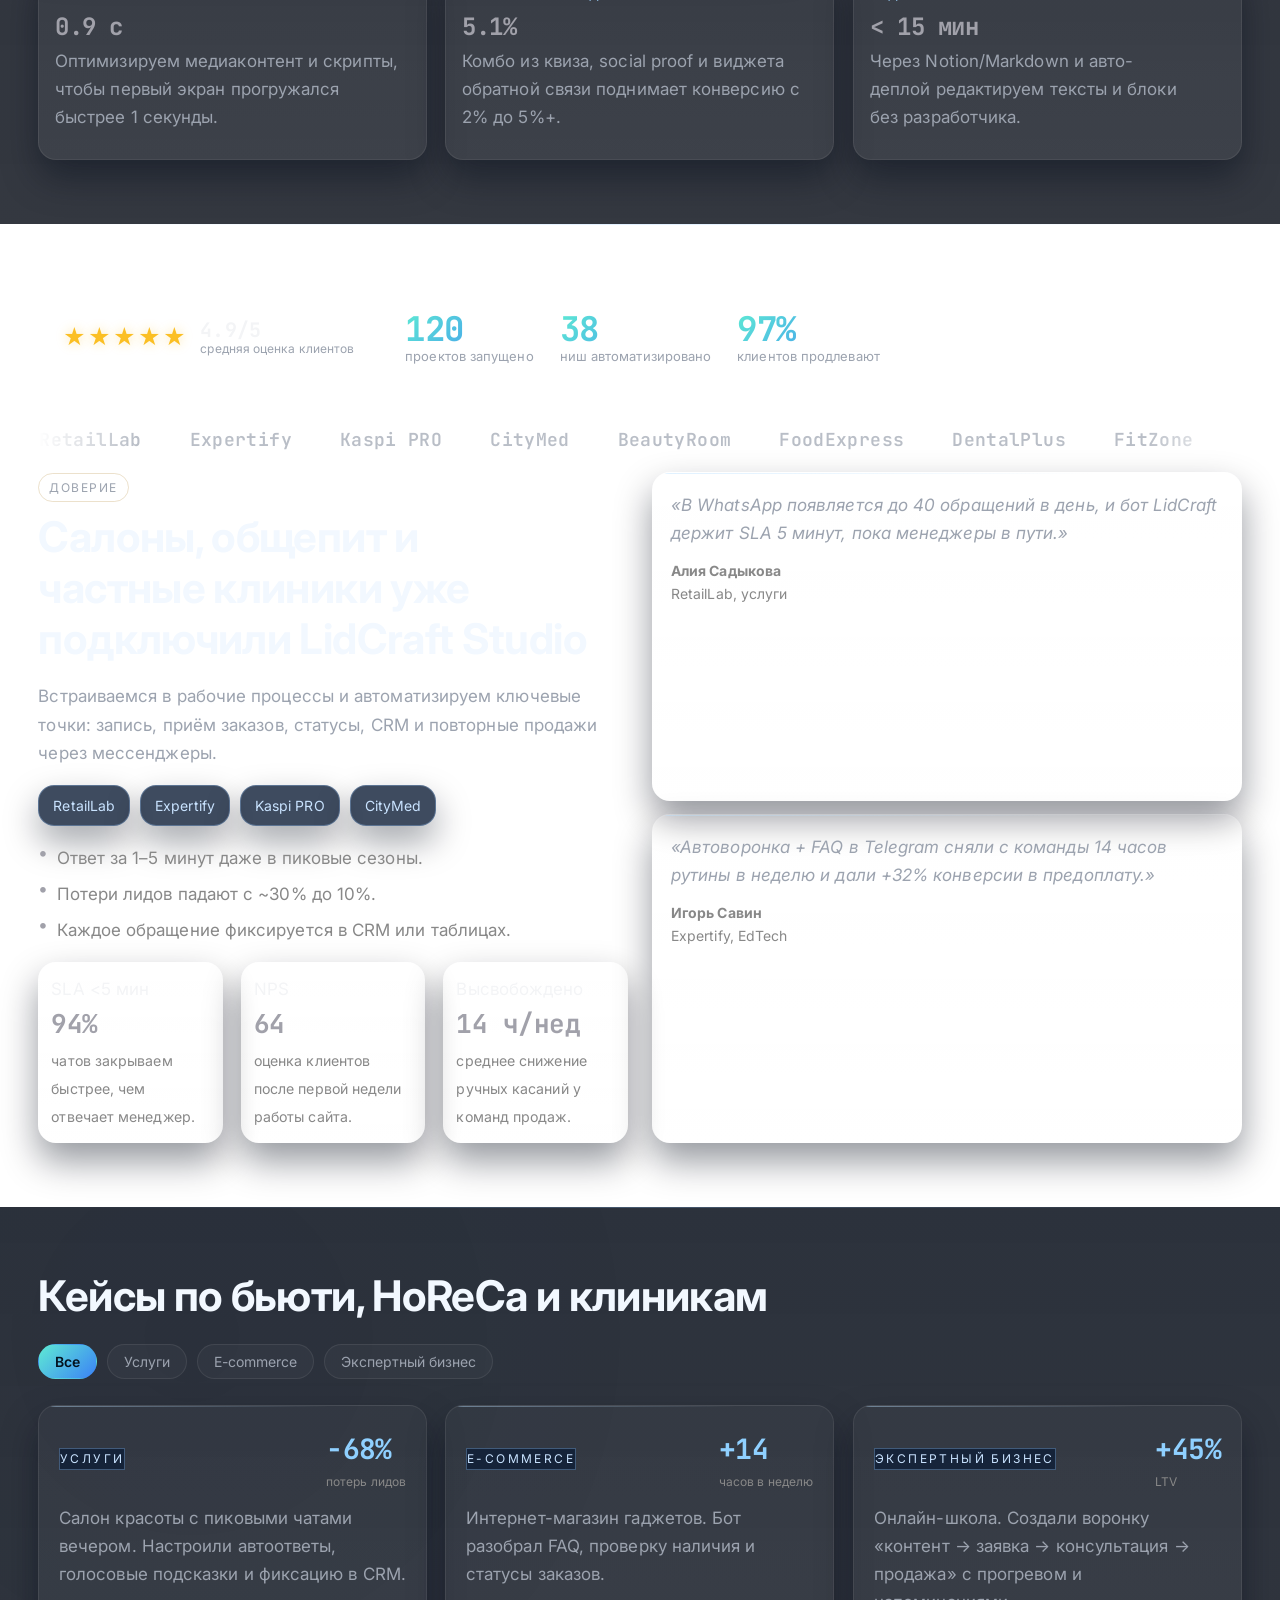
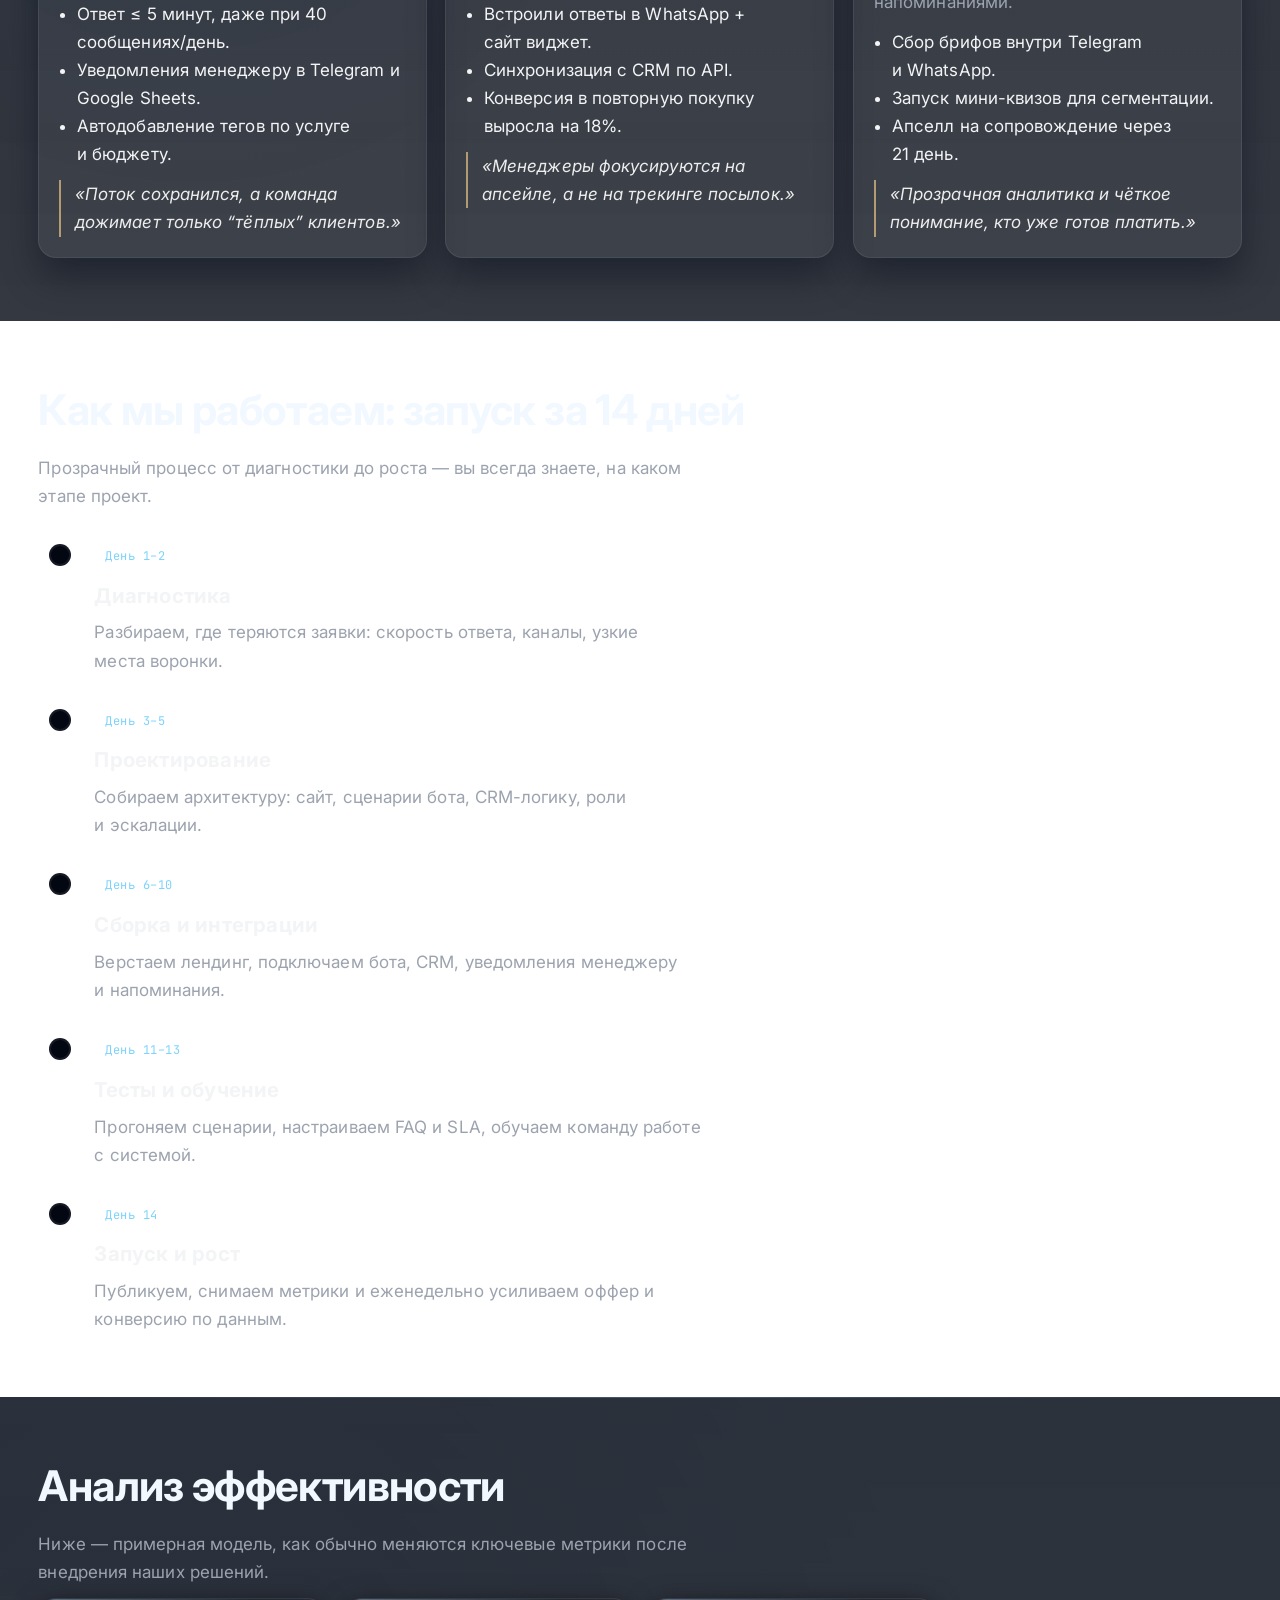
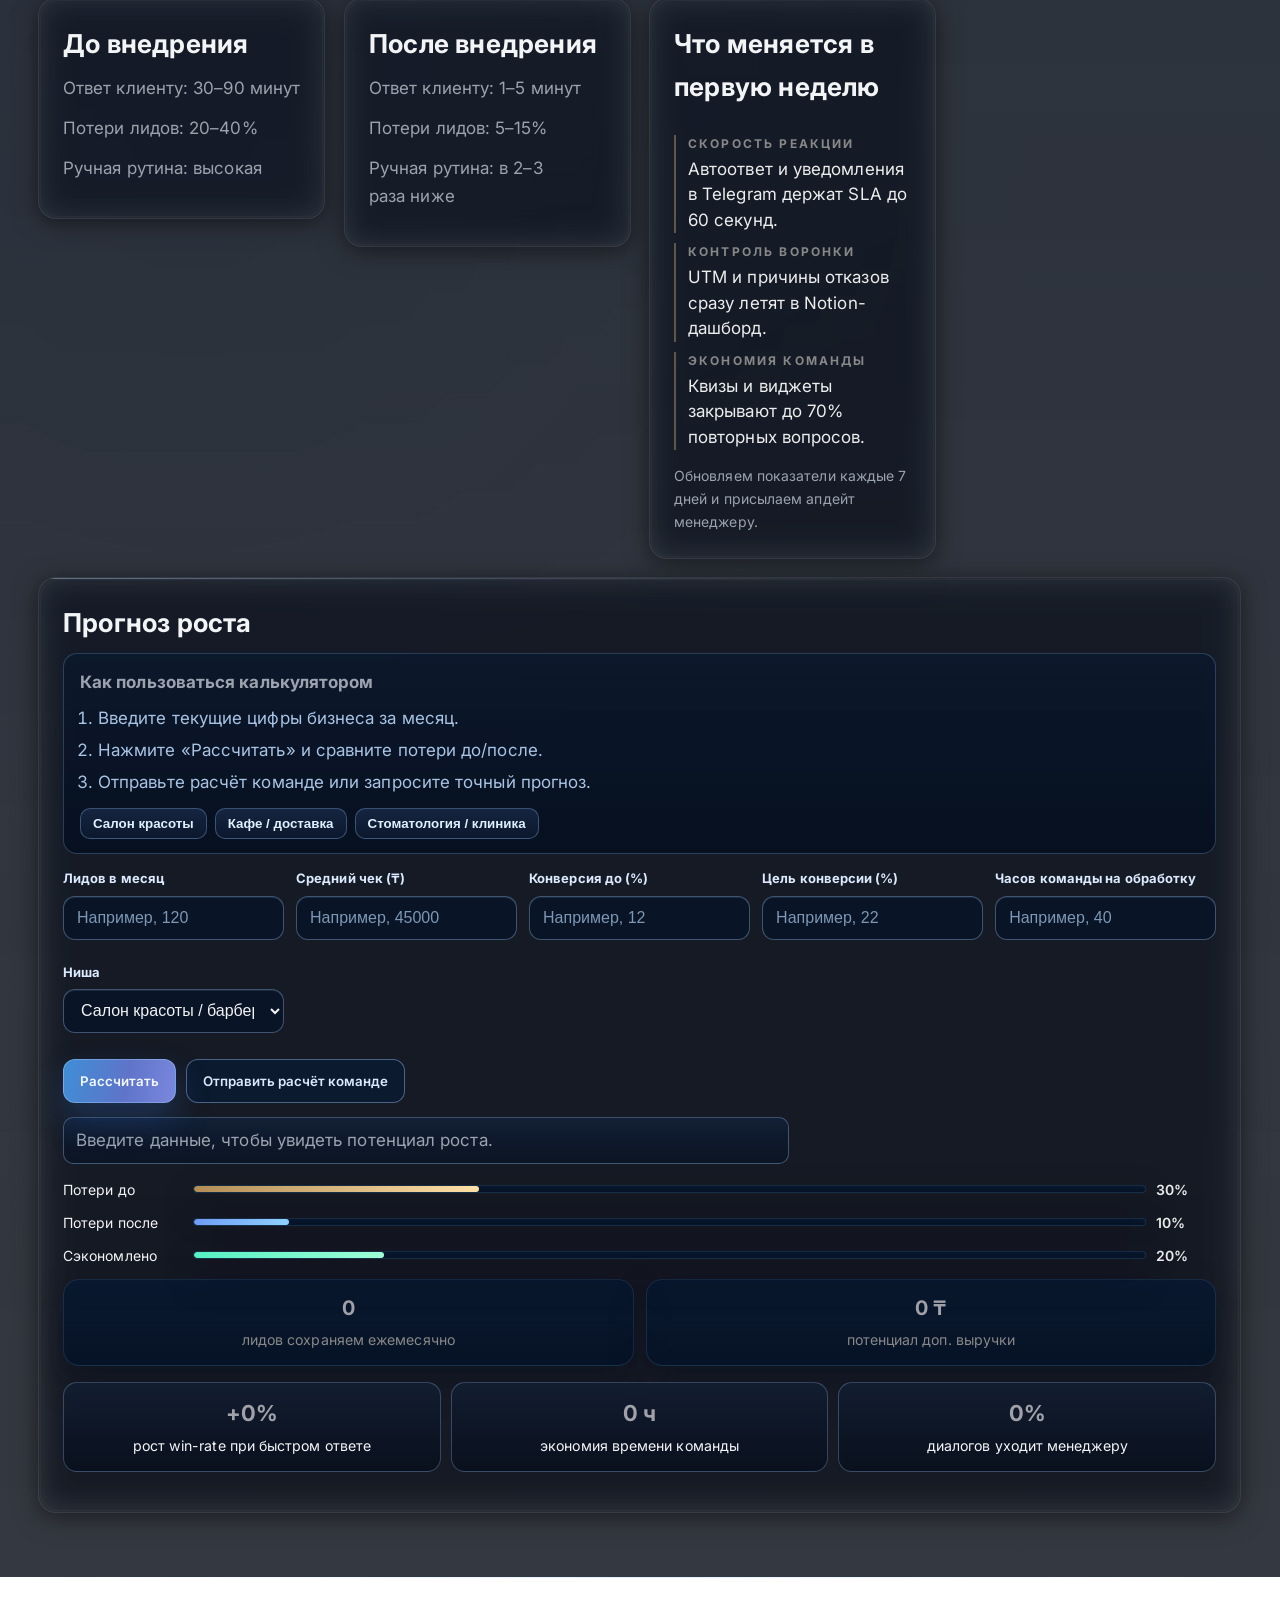
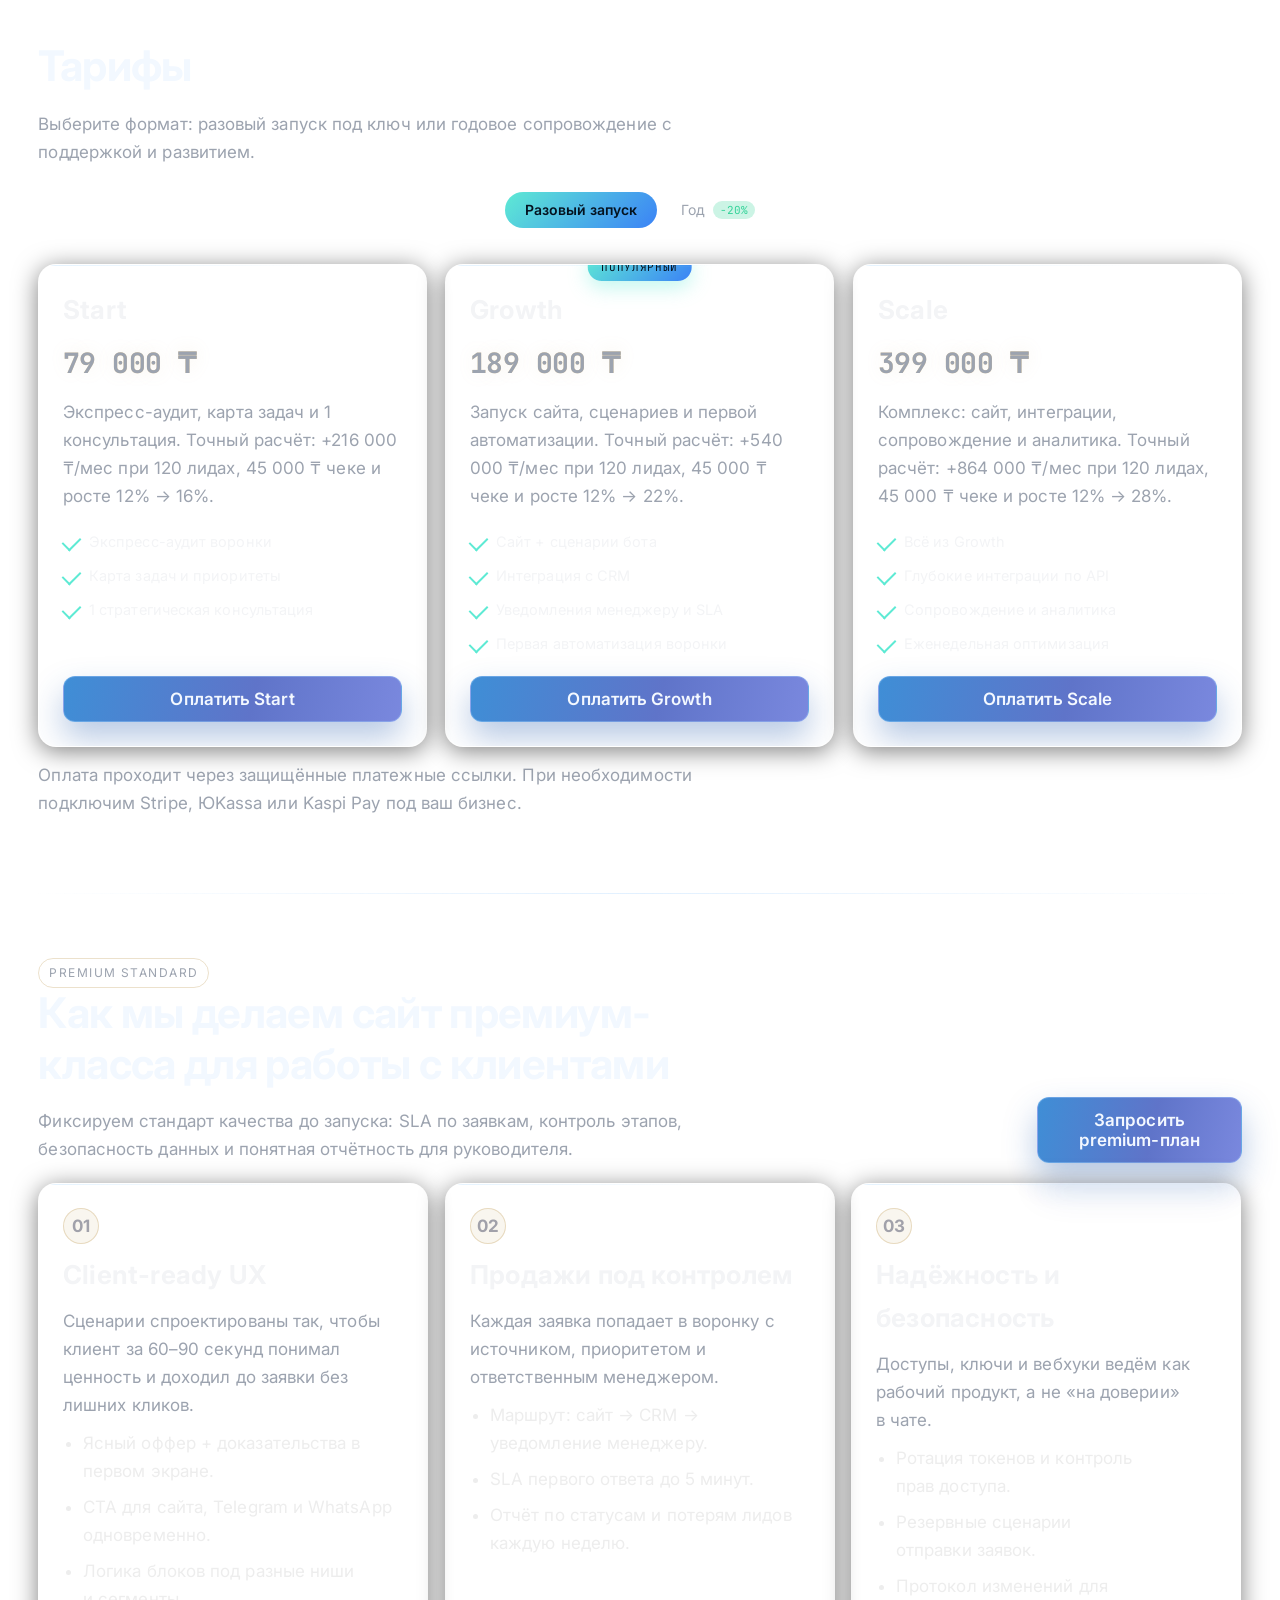
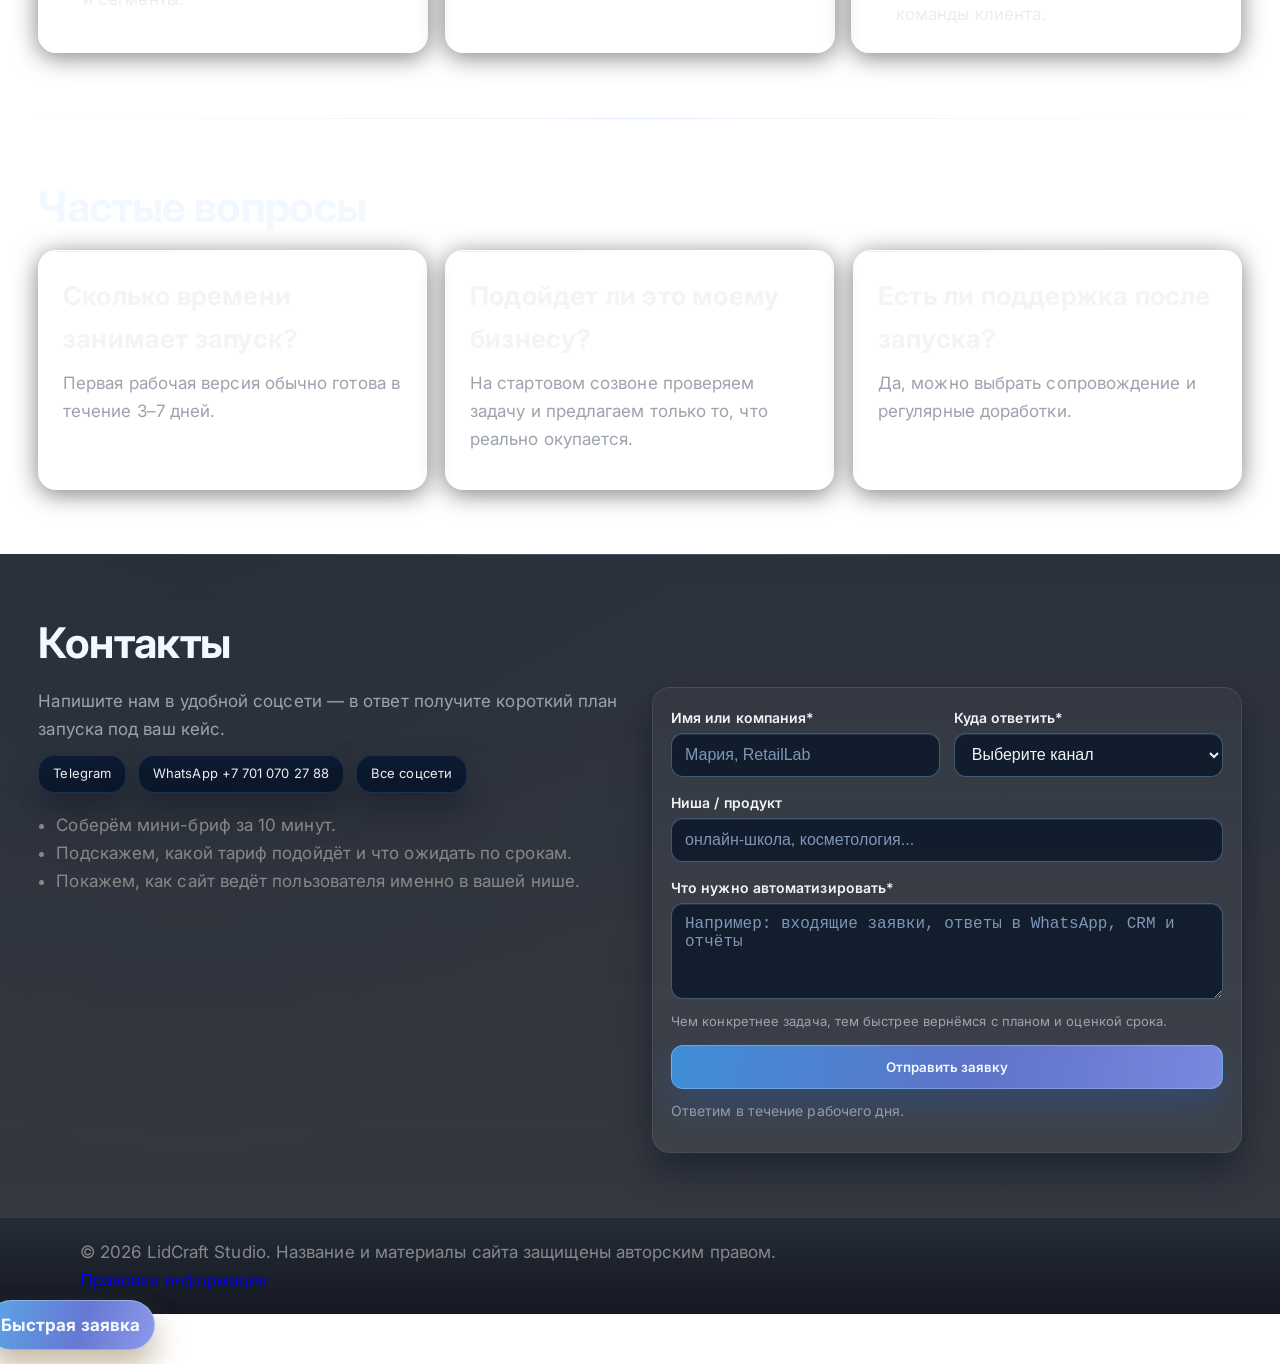
<file: lidcraft-studio.html>
<!doctype html>
<html lang="ru">
<head>
  <meta charset="UTF-8" />
  <meta http-equiv="refresh" content="0; url=/index.html" />
  <meta name="viewport" content="width=device-width, initial-scale=1.0" />
  <title>LidCraft Studio</title>
</head>
<body>
  <p>Переход на сайт LidCraft Studio...</p>
  <script>window.location.replace('/index.html');</script>
</body>
</html>
</file>
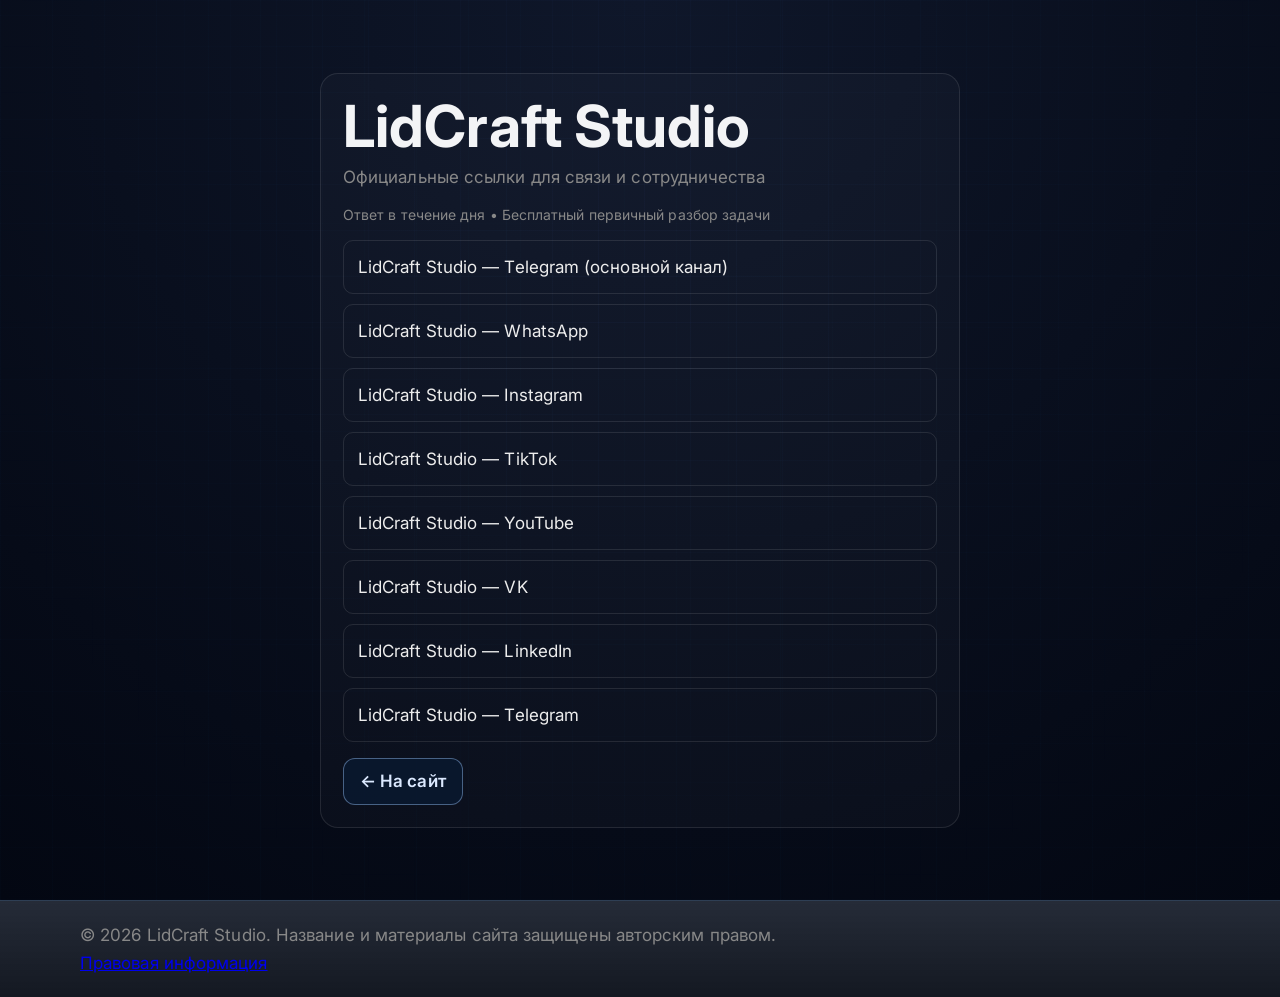
<file: links.html>
<!doctype html>
<html lang="ru">
<head>
  <meta charset="UTF-8" />
  <meta name="viewport" content="width=device-width, initial-scale=1.0" />
  <title>LidCraft Studio — Все соцсети</title>
  <meta name="description" content="Официальные каналы LidCraft Studio: связи, консультации и запуск проектов." />
  <meta name="copyright" content="© LidCraft Studio. All rights reserved." />
  <link rel="preconnect" href="https://fonts.googleapis.com" />
  <link rel="preconnect" href="https://fonts.gstatic.com" crossorigin />
  <link href="https://fonts.googleapis.com/css2?family=Inter:wght@400;500;600;700;800&family=JetBrains+Mono:wght@400;500;600;700&display=swap" rel="stylesheet" />
  <link rel="stylesheet" href="styles.css?v=20260710m" />
  <link rel="stylesheet" href="site-redesign.css?v=20260710m" />
  <style>
    .links-wrap { min-height: 100vh; display: grid; place-items: center; }
    .links-card { width: min(640px, 92%); background: var(--panel); border: 1px solid var(--border); border-radius: 18px; padding: 22px; }
    .links-card h1 { margin-bottom: 6px; }
    .link-list { display: grid; gap: 10px; margin-top: 14px; }
    .link-list a { text-decoration: none; color: var(--text); border: 1px solid var(--border); border-radius: 10px; padding: 12px 14px; }
    .link-list a:hover { border-color: var(--accent); color: var(--accent-2); }
    .mini { font-size: 14px; color: var(--muted); }
  </style>
</head>
<body>
  <main class="links-wrap">
    <section class="links-card">
      <h1>LidCraft Studio</h1>
      <p>Официальные ссылки для связи и сотрудничества</p>
      <p class="mini">Ответ в течение дня • Бесплатный первичный разбор задачи</p>
      <div class="link-list">
        <a href="https://t.me/Timur_0_6_0_6?text=%D0%9F%D1%80%D0%B8%D0%B2%D0%B5%D1%82%2C%20%D1%85%D0%BE%D1%87%D1%83%20%D0%BA%D0%BE%D1%80%D0%BE%D1%82%D0%BA%D0%B8%D0%B9%20%D1%80%D0%B0%D0%B7%D0%B1%D0%BE%D1%80%20%D0%BF%D1%80%D0%BE%D0%B5%D0%BA%D1%82%D0%B0" target="_blank" rel="noopener">LidCraft Studio — Telegram (основной канал)</a>
        <a href="https://wa.me/000000000000?text=%D0%9F%D1%80%D0%B8%D0%B2%D0%B5%D1%82!%20%D0%A5%D0%BE%D1%87%D1%83%20%D0%BE%D0%B1%D1%81%D1%83%D0%B4%D0%B8%D1%82%D1%8C%20%D0%B7%D0%B0%D0%BF%D1%83%D1%81%D0%BA%20%D0%BF%D1%80%D0%BE%D0%B5%D0%BA%D1%82%D0%B0" target="_blank" rel="noopener">LidCraft Studio — WhatsApp</a>
        <a href="https://instagram.com/your_username" target="_blank" rel="noopener">LidCraft Studio — Instagram</a>
        <a href="https://www.tiktok.com/@your_username" target="_blank" rel="noopener">LidCraft Studio — TikTok</a>
        <a href="https://youtube.com/@your_username" target="_blank" rel="noopener">LidCraft Studio — YouTube</a>
        <a href="https://vk.com/your_username" target="_blank" rel="noopener">LidCraft Studio — VK</a>
        <a href="https://www.linkedin.com/in/your_username" target="_blank" rel="noopener">LidCraft Studio — LinkedIn</a>
        <a href="https://t.me/Timur_0_6_0_6" target="_blank" rel="noopener">LidCraft Studio — Telegram</a>
      </div>
      <div class="cta-row" style="margin-top: 16px;">
        <a class="btn ghost" href="index.html">← На сайт</a>
      </div>
    </section>
  </main>

  <footer class="footer">
    <div class="container">
      <p>© <span id="linksYear"></span> LidCraft Studio. Название и материалы сайта защищены авторским правом.</p>
      <p><a href="legal.html">Правовая информация</a></p>
    </div>
  </footer>

  <script>document.getElementById("linksYear").textContent = new Date().getFullYear();</script>
  <script src="digital-fx.js?v=20260710m" defer></script>
</body>
</html>
</file>
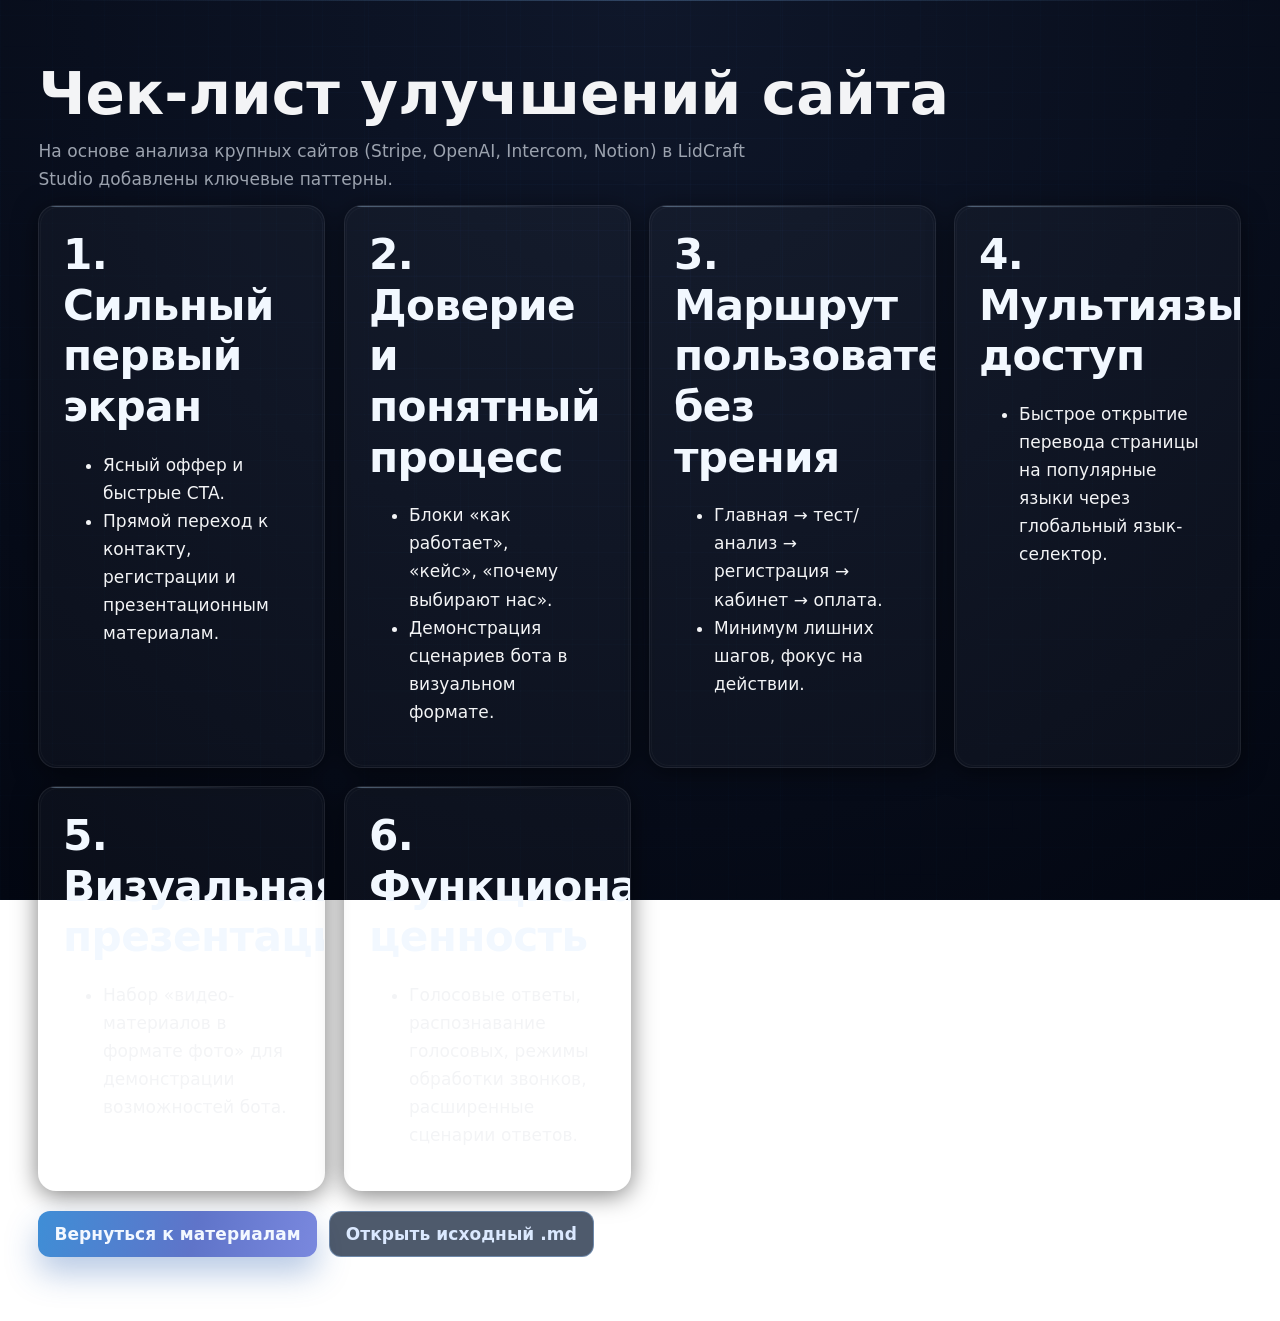
<file: top-site-insights.html>
<!doctype html>
<html lang="ru">
<head>
  <meta charset="UTF-8" />
  <meta name="viewport" content="width=device-width, initial-scale=1.0" />
  <title>LidCraft Studio — Чек-лист и материалы</title>
  <meta name="description" content="Чек-лист улучшений LidCraft Studio на основе паттернов топ SaaS-сайтов." />
  <link rel="stylesheet" href="styles.css?v=20260710m" />
  <link rel="stylesheet" href="site-redesign.css?v=20260710m" />
</head>
<body>
  <main class="section">
    <div class="container">
      <h1>Чек-лист улучшений сайта</h1>
      <p>На основе анализа крупных сайтов (Stripe, OpenAI, Intercom, Notion) в LidCraft Studio добавлены ключевые паттерны.</p>

      <div class="cards">
        <article class="card">
          <h2>1. Сильный первый экран</h2>
          <ul>
            <li>Ясный оффер и быстрые CTA.</li>
            <li>Прямой переход к контакту, регистрации и презентационным материалам.</li>
          </ul>
        </article>
        <article class="card">
          <h2>2. Доверие и понятный процесс</h2>
          <ul>
            <li>Блоки «как работает», «кейс», «почему выбирают нас».</li>
            <li>Демонстрация сценариев бота в визуальном формате.</li>
          </ul>
        </article>
        <article class="card">
          <h2>3. Маршрут пользователя без трения</h2>
          <ul>
            <li>Главная → тест/анализ → регистрация → кабинет → оплата.</li>
            <li>Минимум лишних шагов, фокус на действии.</li>
          </ul>
        </article>
        <article class="card">
          <h2>4. Мультиязычный доступ</h2>
          <ul>
            <li>Быстрое открытие перевода страницы на популярные языки через глобальный язык-селектор.</li>
          </ul>
        </article>
        <article class="card">
          <h2>5. Визуальная презентация</h2>
          <ul>
            <li>Набор «видео-материалов в формате фото» для демонстрации возможностей бота.</li>
          </ul>
        </article>
        <article class="card">
          <h2>6. Функциональная ценность</h2>
          <ul>
            <li>Голосовые ответы, распознавание голосовых, режимы обработки звонков, расширенные сценарии ответов.</li>
          </ul>
        </article>
      </div>

      <div class="cta-row" style="margin-top:20px;">
        <a class="btn primary" href="index.html#materials">Вернуться к материалам</a>
        <a class="btn ghost" href="TOP_SITE_INSIGHTS.md" target="_blank" rel="noopener">Открыть исходный .md</a>
      </div>
    </div>
  </main>
  <script src="digital-fx.js?v=20260710m" defer></script>
</body>
</html>
</file>
<file: styles.css>
/* Яркий выпадающий список для языков */
.field.compact option, .field option {
  background: #fff;
  color: #222;
  font-size: 16px;
  font-weight: 500;
}
:root {
  --bg: #000000;
  --panel: rgba(255, 255, 255, 0.025);
  --surface: rgba(255, 255, 255, 0.04);
  --surface-alt: rgba(255, 255, 255, 0.015);
  --text: #ededed;
  --muted: #888888;
  --accent: #ffffff;
  --accent-2: #a1a1aa;
  --accent-3: #0070f3;
  --accent-4: #ff0080;
  --border: rgba(255, 255, 255, 0.1);
  --grid-line: rgba(255, 255, 255, 0.04);
  --shadow-soft: 0 8px 30px rgba(0, 0, 0, 0.5);
  --font-main: "Inter", system-ui, -apple-system, BlinkMacSystemFont, "Segoe UI", Roboto, sans-serif;
  --font-display: "Inter", system-ui, -apple-system, BlinkMacSystemFont, "Segoe UI", Roboto, sans-serif;
}
* {
  box-sizing: border-box;
}

.sr-only {
  position: absolute;
  width: 1px;
  height: 1px;
  padding: 0;
  margin: -1px;
  overflow: hidden;
  clip: rect(0, 0, 0, 0);
  border: 0;
}

html {
  scroll-behavior: smooth;
}

body {
  margin: 0;
  font-family: var(--font-main);
  background: var(--bg);
  color: var(--text);
  line-height: 1.65;
  letter-spacing: 0.08px;
  font-size: clamp(16px, 1.4vw, 17px);
  background-image:
    radial-gradient(circle at 10% 5%, rgba(76, 120, 203, 0.25), transparent 34%),
    radial-gradient(circle at 85% 8%, rgba(206, 176, 122, 0.18), transparent 30%),
    radial-gradient(circle at 40% 120%, rgba(38, 65, 104, 0.24), transparent 46%),
    linear-gradient(180deg, #03060c 0%, #050910 45%, #050a14 100%),
    repeating-linear-gradient(135deg, var(--grid-line) 0 2px, transparent 2px 12px);
}

body::after {
  content: "";
  position: fixed;
  inset: 0;
  pointer-events: none;
  background:
    radial-gradient(circle at 20% 20%, rgba(255, 222, 189, 0.07), transparent 50%),
    radial-gradient(circle at 80% 15%, rgba(111, 187, 255, 0.08), transparent 44%);
  mix-blend-mode: screen;
  opacity: 0.7;
  z-index: -1;
}

h1,
h2,
h3 {
  margin: 0 0 12px;
  font-family: var(--font-display);
  letter-spacing: 0.1px;
}

h1 {
  font-size: clamp(34px, 6vw, 58px);
  line-height: 1.05;
}

h2 {
  font-size: clamp(28px, 4.2vw, 40px);
  line-height: 1.2;
  text-wrap: balance;
  max-width: 32ch;
}

h3 {
  font-size: clamp(20px, 2.3vw, 26px);
  letter-spacing: 0.2px;
}

body.theme-graphite {
  --bg: #0b0f16;
  --panel: #161c26;
  --surface: #1b2332;
  --surface-alt: #111827;
  --text: #f0f4fb;
  --muted: #bac4d4;
  --accent: #b8c2d2;
  --accent-2: #e5ebf6;
  --accent-3: #7cd1ff;
  --accent-4: #ffd2d2;
  --border: #394659;
  background-image:
    radial-gradient(circle at 12% 8%, rgba(136, 151, 179, 0.22), transparent 36%),
    radial-gradient(circle at 88% 16%, rgba(196, 203, 216, 0.13), transparent 30%),
    radial-gradient(circle at 50% 115%, rgba(80, 93, 118, 0.24), transparent 45%),
    linear-gradient(180deg, #090d14 0%, #0b1018 45%, #0d121c 100%),
    repeating-linear-gradient(135deg, rgba(255, 255, 255, 0.014) 0 2px, transparent 2px 6px);
}
/* ===== АНИМАЦИИ И ПЕРЕХОДЫ ===== */
@keyframes fadeIn {
  from {
    opacity: 0;
    transform: translateY(10px);
  }
  to {
    opacity: 1;
    transform: translateY(0);
  }
}

@keyframes slideInLeft {
  from {
    opacity: 0;
    transform: translateX(-20px);
  }
  to {
    opacity: 1;
    transform: translateX(0);
  }
}

@keyframes slideInRight {
  from {
    opacity: 0;
    transform: translateX(20px);
  }
  to {
    opacity: 1;
    transform: translateX(0);
  }
}

@keyframes slideInUp {
  from {
    opacity: 0;
    transform: translateY(30px);
  }
  to {
    opacity: 1;
    transform: translateY(0);
  }
}

@keyframes scaleIn {
  from {
    opacity: 0;
    transform: scale(0.95);
  }
  to {
    opacity: 1;
    transform: scale(1);
  }
}

@keyframes pulse {
  0%, 100% {
    opacity: 1;
  }
  50% {
    opacity: 0.6;
  }
}

@keyframes glow {
  0%, 100% {
    box-shadow: 0 0 20px rgba(206, 176, 122, 0.3), inset 0 0 20px rgba(206, 176, 122, 0.1);
  }
  50% {
    box-shadow: 0 0 40px rgba(206, 176, 122, 0.6), inset 0 0 30px rgba(206, 176, 122, 0.2);
  }
}

@keyframes float {
  0%, 100% {
    transform: translateY(0px);
  }
  50% {
    transform: translateY(-8px);
  }
}

@keyframes shimmer {
  0% {
    background-position: -1000px 0;
  }
  100% {
    background-position: 1000px 0;
  }
}

a,
button,
.card,
.hero-card,
.demo-item {
  transition: all 0.3s cubic-bezier(0.34, 1.56, 0.64, 1);
}

.fade-in {
  animation: fadeIn 0.6s ease-out;
}

.slide-in-left {
  animation: slideInLeft 0.6s ease-out;
}

.slide-in-right {
  animation: slideInRight 0.6s ease-out;
}

.slide-in-up {
  animation: slideInUp 0.6s ease-out;
}

.scale-in {
  animation: scaleIn 0.5s ease-out;
}

.card::after,
.hero-card::after {
  content: "";
  position: absolute;
  inset: 1px;
  border-radius: inherit;
  border: 1px solid rgba(255, 255, 255, 0.03);
  pointer-events: none;
}

.container {
  width: min(1120px, 92%);
  margin: 0 auto;
}

.header {
  position: sticky;
  top: 0;
  background: rgba(6, 11, 20, 0.82);
  backdrop-filter: blur(16px) saturate(145%);
  border-bottom: 1px solid rgba(151, 173, 209, 0.24);
  box-shadow: 0 14px 30px rgba(2, 5, 12, 0.56);
  z-index: 10;
  transition: transform 0.25s ease;
  will-change: transform;
}

.header.header-hidden {
  transform: translateY(-100%);
  opacity: 0;
  pointer-events: none;
  box-shadow: none;
  height: 0 !important;
  min-height: 0 !important;
  padding: 0 !important;
  margin: 0 !important;
  overflow: hidden;
  transition: transform 0.25s ease, opacity 0.25s, height 0.22s, padding 0.22s, margin 0.22s;
}
.header.header-hidden .container.nav {
  display: none !important;
}

.nav {
  display: grid;
  grid-template-columns: auto 1fr auto;
  align-items: center;
  gap: 12px;
  padding: 10px 0;
  position: relative;
}

.brand {
  display: inline-flex;
  align-items: center;
  gap: 10px;
  font-weight: 700;
  font-size: clamp(20px, 2.3vw, 25px);
  letter-spacing: 0.3px;
}

.brand img {
  width: 30px;
  height: 30px;
  border-radius: 8px;
  box-shadow: 0 4px 12px rgba(206, 176, 122, 0.25);
  transition: all 0.3s ease;
}

.brand img:hover {
  transform: scale(1.1) rotate(5deg);
  box-shadow: 0 8px 24px rgba(206, 176, 122, 0.4);
}

.brand-text {
  font-family: var(--font-display);
  font-weight: 700;
  background: linear-gradient(92deg, #f4f8ff 4%, #d3e0f8 44%, #ffe6ba 100%);
  -webkit-background-clip: text;
  background-clip: text;
  color: transparent;
  text-shadow: 0 0 22px rgba(148, 173, 214, 0.22);
}

nav {
  display: flex;
  gap: 8px;
  flex-wrap: nowrap;
  overflow-x: auto;
  overflow-y: hidden;
  overscroll-behavior-x: contain;
  -webkit-overflow-scrolling: touch;
  scroll-snap-type: x proximity;
  scroll-padding-inline: 6px;
  scroll-behavior: smooth;
  scrollbar-width: thin;
  padding: 2px 2px 2px 0;
}

nav::-webkit-scrollbar {
  height: 6px;
}

nav::-webkit-scrollbar-thumb {
  background: rgba(138, 162, 200, 0.45);
  border-radius: 999px;
}

nav::-webkit-scrollbar-track {
  background: transparent;
}

nav a,
.contact-links a {
  display: inline-flex;
  align-items: center;
  justify-content: center;
  color: var(--text);
  text-decoration: none;
  border: 1px solid rgba(135, 163, 207, 0.34);
  background: linear-gradient(180deg, rgba(32, 49, 78, 0.66), rgba(13, 22, 38, 0.72));
  border-radius: 10px;
  padding: 8px 11px;
  min-height: 38px;
  white-space: nowrap;
  font-size: 13px;
  line-height: 1.15;
  scroll-snap-align: start;
  scroll-margin-inline: 6px;
  transition: border-color 0.22s ease, background 0.22s ease, transform 0.22s ease, box-shadow 0.22s ease;
}

nav a.is-current {
  color: var(--accent-2);
  border-color: rgba(236, 206, 149, 0.72);
  background: linear-gradient(180deg, rgba(66, 91, 130, 0.85), rgba(22, 34, 54, 0.9));
  box-shadow: 0 0 0 1px rgba(236, 206, 149, 0.24) inset, 0 10px 18px rgba(7, 14, 27, 0.32);
}

.nav-actions {
  display: inline-flex;
  align-items: center;
  gap: 8px;
}

.theme-label {
  display: inline-flex;
  align-items: center;
  padding: 7px 10px;
  border-radius: 10px;
  font-size: 12px;
  font-weight: 700;
  letter-spacing: 0.2px;
  color: var(--accent-2);
  border: 1px solid rgba(135, 163, 207, 0.34);
  background: linear-gradient(180deg, rgba(33, 52, 82, 0.7), rgba(15, 24, 40, 0.8));
  white-space: nowrap;
}

.theme-select {
  border: 1px solid rgba(135, 163, 207, 0.34);
  background: linear-gradient(180deg, #1a2233 0%, #05070d 100%);
  color: #ffe7bc;
  border-radius: 10px;
  padding: 7px 10px;
  font-size: 16px;
  font-weight: 700;
  letter-spacing: 0.2px;
  min-width: 168px;
  outline: 2px solid #ceb07a;
  box-shadow: 0 2px 8px rgba(206, 176, 122, 0.12);
  transition: background 0.2s, color 0.2s;
}

.theme-select option {
  background: #05070d;
  color: #ffe7bc;
  font-size: 16px;
  font-weight: 700;
}

.nav-cta {
  padding: 8px 12px;
  font-size: 14px;
  white-space: nowrap;
}

.nav-toggle {
  display: none;
  border: 1px solid rgba(120, 153, 206, 0.34);
  background: linear-gradient(180deg, rgba(40, 64, 98, 0.75), rgba(20, 32, 54, 0.75));
  color: var(--text);
  border-radius: 10px;
  width: 38px;
  height: 38px;
  font-size: 20px;
  line-height: 1;
  cursor: pointer;
}

nav a:hover,
.contact-links a:hover {
  color: var(--accent-2);
  border-color: rgba(224, 190, 131, 0.55);
  transform: translateY(-1px);
}

@media (max-width: 1460px) and (min-width: 901px) {
  .nav {
    grid-template-columns: minmax(220px, auto) minmax(0, 1fr);
    grid-template-areas:
      "brand actions"
      "menu menu";
    align-items: center;
    row-gap: 10px;
  }

  .brand {
    grid-area: brand;
  }

  #mainNav {
    grid-area: menu;
    width: 100%;
  }

  .nav-actions {
    grid-area: actions;
    justify-self: end;
    flex-wrap: wrap;
    justify-content: flex-end;
    row-gap: 6px;
  }

  nav {
    border: 1px solid rgba(120, 148, 190, 0.28);
    border-radius: 12px;
    background: linear-gradient(180deg, rgba(17, 27, 43, 0.84), rgba(10, 17, 30, 0.9));
    flex-wrap: wrap;
    overflow-x: visible;
    scrollbar-width: none;
    gap: 8px;
    padding: 7px;
  }

  nav a {
    flex: 0 1 auto;
    font-size: 13px;
    min-height: 40px;
    padding: 8px 12px;
  }
}

@media (max-width: 1260px) and (min-width: 901px) {
  .theme-label {
    display: none;
  }

  .theme-select {
    min-width: 148px;
  }
}

@media (max-width: 1180px) and (min-width: 901px) {
  .signature-canvas {
    min-height: auto;
    padding: 28px 24px;
  }

  .canvas-card,
  .canvas-card--accent,
  .canvas-card--outline {
    position: relative;
    width: 100%;
    top: auto;
    left: auto;
    right: auto;
    bottom: auto;
    transform: none;
    margin-bottom: 12px;
  }

  .canvas-stamp {
    position: relative;
    bottom: auto;
    right: auto;
    margin-top: 4px;
    display: flex;
    flex-direction: column;
    align-items: flex-start;
    width: fit-content;
    max-width: 100%;
  }
}

a:focus-visible,
button:focus-visible,
select:focus-visible,
input:focus-visible {
  outline: 2px solid var(--accent-2);
  outline-offset: 2px;
}

.lang-btn {
  border: 1px solid rgba(135, 163, 207, 0.34);
  background: linear-gradient(180deg, rgba(40, 63, 98, 0.78), rgba(18, 29, 48, 0.82));
  color: var(--text);
  padding: 7px 11px;
  border-radius: 10px;
  cursor: pointer;
}

.lang-switcher {
  position: relative;
}

.lang-dropdown {
  position: absolute;
  top: calc(100% + 6px);
  right: 0;
  background: var(--surface);
  border: 1px solid rgba(135, 163, 207, 0.34);
  border-radius: 12px;
  padding: 6px;
  display: flex;
  flex-direction: column;
  gap: 4px;
  min-width: 120px;
  opacity: 0;
  transform: translateY(-6px);
  pointer-events: none;
  transition: opacity 0.2s ease, transform 0.2s ease;
  box-shadow: 0 18px 30px rgba(4, 8, 18, 0.55);
}

.lang-switcher.is-open .lang-dropdown {
  opacity: 1;
  transform: translateY(0);
  pointer-events: auto;
}

.lang-dropdown button {
  border: none;
  background: transparent;
  color: var(--text);
  font-weight: 600;
  border-radius: 8px;
  padding: 6px 8px;
  text-align: left;
  cursor: pointer;
}

.lang-dropdown button:hover {
  background: rgba(206, 176, 122, 0.1);
  color: var(--accent-2);
}

.translate-row {
  display: grid;
  grid-template-columns: max-content minmax(220px, 1fr) minmax(170px, 230px) auto;
  align-items: center;
  gap: 10px;
  margin: 0 0 10px;
  padding: 10px;
  border: 1px solid rgba(128, 157, 203, 0.3);
  border-radius: 12px;
  background: linear-gradient(180deg, rgba(23, 37, 60, 0.7), rgba(12, 21, 36, 0.78));
}
.translate-row.collapsed {
  max-height: 0;
  opacity: 0;
  overflow: hidden;
  pointer-events: none;
  transition: max-height 0.3s, opacity 0.3s;
}
.translate-row {
  transition: max-height 0.3s, opacity 0.3s;
}
.show-lang-btn {
  display: block;
  margin: 0 auto 12px auto;
  padding: 8px 18px;
  border-radius: 8px;
  background: var(--panel);
  color: var(--accent);
  border: 1px solid var(--border);
  font-size: 16px;
  cursor: pointer;
}

.translate-row .field.compact {
  width: 100%;
}

.translate-row label {
  color: var(--text);
  font-weight: 600;
  white-space: nowrap;
}

.field.compact {
  width: 100%;
  margin: 0;
}

#openTranslate {
  white-space: nowrap;
}

.hero {
  padding: 64px 0 40px;
  position: relative;
}

.hero::before {
  content: "";
  position: absolute;
  inset: 0;
  background:
    radial-gradient(circle at 18% 18%, rgba(83, 126, 195, 0.2), transparent 42%),
    radial-gradient(circle at 82% 12%, rgba(212, 176, 106, 0.14), transparent 33%);
  pointer-events: none;
  z-index: 0;
}

.hero .container {
  position: relative;
  z-index: 1;
}

.signature {
  position: relative;
  background:
    radial-gradient(circle at 12% 18%, rgba(104, 148, 214, 0.18), transparent 44%),
    radial-gradient(circle at 78% 12%, rgba(206, 176, 122, 0.16), transparent 40%),
    linear-gradient(145deg, rgba(7, 10, 20, 0.95), rgba(9, 15, 27, 0.92));
  overflow: hidden;
}

.signature::before {
  content: "";
  position: absolute;
  inset: -120px;
  background: radial-gradient(circle, rgba(255, 225, 188, 0.12), transparent 65%);
  filter: blur(40px);
  opacity: 0.7;
}

.signature-grid {
  position: relative;
  z-index: 1;
  display: grid;
  grid-template-columns: minmax(0, 1fr) minmax(280px, 0.9fr);
  gap: 34px;
  align-items: center;
}

.signature-copy p {
  color: var(--text);
}

.signature-list {
  list-style: none;
  margin: 26px 0 0;
  padding: 0;
  display: flex;
  flex-direction: column;
  gap: 14px;
}

.signature-list li {
  display: grid;
  grid-template-columns: 50px 1fr;
  gap: 14px;
  padding: 14px 16px;
  border-radius: 16px;
  border: 1px solid rgba(138, 166, 209, 0.3);
  background: linear-gradient(180deg, rgba(19, 30, 50, 0.88), rgba(11, 17, 30, 0.95));
  box-shadow: 0 20px 40px rgba(5, 7, 14, 0.4);
}

.signature-list span {
  font-family: var(--font-display);
  font-size: 18px;
  color: var(--accent-2);
  align-self: flex-start;
  letter-spacing: 0.15em;
}

.signature-list strong {
  display: block;
  font-size: 16px;
  margin-bottom: 4px;
  color: var(--accent-2);
}

.signature-list p {
  margin: 0;
  color: var(--muted);
}

.signature-canvas {
  position: relative;
  display: grid;
  grid-template-columns: repeat(2, minmax(0, 1fr));
  gap: 18px;
  align-content: start;
  min-height: 360px;
  padding: 42px 34px 84px;
  border: 1px solid rgba(141, 169, 214, 0.35);
  border-radius: 30px;
  background:
    radial-gradient(circle at 20% 30%, rgba(108, 154, 214, 0.28), transparent 45%),
    linear-gradient(160deg, rgba(9, 14, 26, 0.95), rgba(7, 11, 20, 0.95));
  overflow: hidden;
  box-shadow: 0 40px 90px rgba(3, 6, 12, 0.6);
}

.canvas-halo {
  position: absolute;
  inset: 12%;
  border: 1px dashed rgba(255, 255, 255, 0.1);
  border-radius: 50% 45% 48% 52% / 60% 40% 58% 42%;
  filter: blur(0.5px);
}

.canvas-card {
  position: relative;
  width: 100%;
  min-height: 152px;
  border-radius: 20px;
  padding: 16px;
  border: 1px solid rgba(135, 163, 207, 0.4);
  background: linear-gradient(180deg, rgba(21, 31, 53, 0.94), rgba(10, 17, 31, 0.96));
  box-shadow: 0 20px 30px rgba(3, 6, 12, 0.45);
  z-index: 1;
}

.canvas-card strong {
  display: block;
  font-size: 24px;
  color: var(--accent-2);
}

.canvas-card p {
  margin: 4px 0 0;
  color: var(--muted);
  font-size: 14px;
}

.canvas-card .canvas-label {
  font-size: 11px;
  letter-spacing: 0.2em;
  text-transform: uppercase;
  color: var(--muted);
}

.canvas-card--accent {
  grid-column: 1 / -1;
  max-width: 320px;
  justify-self: center;
  min-height: 0;
  background: linear-gradient(180deg, rgba(80, 63, 39, 0.6), rgba(20, 27, 43, 0.95));
  border-color: rgba(229, 195, 133, 0.6);
}

.canvas-card--outline {
  min-height: 0;
  background: rgba(10, 17, 31, 0.32);
  border-style: dashed;
}

.canvas-stamp {
  position: absolute;
  bottom: 20px;
  right: 24px;
  display: flex;
  flex-direction: column;
  align-items: flex-start;
  width: fit-content;
  max-width: calc(100% - 32px);
  border: 1px solid rgba(149, 175, 215, 0.4);
  border-radius: 999px;
  padding: 10px 16px;
  text-transform: uppercase;
  letter-spacing: 0.25em;
  font-size: 11px;
  color: var(--accent-2);
  background: rgba(12, 18, 30, 0.85);
  z-index: 2;
}

.canvas-stamp small {
  display: block;
  letter-spacing: 0.08em;
  color: var(--muted);
  margin-top: 2px;
}

.badge {
  display: inline-block;
  margin-bottom: 14px;
  border: 1px solid rgba(201, 171, 112, 0.48);
  border-radius: 999px;
  padding: 6px 12px;
  color: #ffe2ad;
  background: linear-gradient(180deg, rgba(206, 176, 122, 0.24), rgba(21, 33, 52, 0.9));
  font-size: 13px;
  font-weight: 600;
}

.hero-grid {
  display: grid;
  grid-template-columns: minmax(0, 1.1fr) minmax(320px, 0.9fr);
  gap: 32px;
  position: relative;
}

.hero-grid::after {
  content: "";
  position: absolute;
  inset: -30px;
  border-radius: 40px;
  background: radial-gradient(circle at 20% 20%, rgba(255, 238, 199, 0.08), transparent 55%);
  pointer-events: none;
  filter: blur(6px);
  z-index: -1;
}

.hero-eyebrow {
  display: inline-flex;
  align-items: center;
  gap: 8px;
  border-radius: 999px;
  padding: 6px 14px;
  border: 1px solid rgba(255, 231, 188, 0.35);
  color: var(--accent-2);
  text-transform: uppercase;
  letter-spacing: 0.2em;
  font-size: 11px;
}

.section-eyebrow {
  display: inline-flex;
  align-items: center;
  gap: 6px;
  padding: 4px 10px;
  border-radius: 999px;
  border: 1px solid rgba(206, 176, 122, 0.38);
  font-size: 12px;
  letter-spacing: 0.2em;
  text-transform: uppercase;
  color: var(--accent-2);
  margin-bottom: 10px;
}

.headline-reveal {
  position: relative;
  overflow: hidden;
  opacity: 0;
  transform: translateY(18px) scale(0.982);
  filter: blur(4px);
  will-change: transform, opacity, filter;
  animation: headlineReveal 1.18s cubic-bezier(0.19, 1, 0.22, 1) forwards;
}

.headline-reveal::after {
  content: "";
  position: absolute;
  inset: -12% -22%;
  background: linear-gradient(105deg, transparent 30%, rgba(255, 239, 205, 0.22) 50%, transparent 70%);
  transform: translateX(-120%) skewX(-16deg);
  opacity: 0;
  pointer-events: none;
  animation: headlineShine 1.25s ease-out 0.52s 1 forwards;
}

.hero-title {
  animation-delay: 0.08s;
  text-wrap: balance;
}

.welcome-title {
  animation-delay: 0.05s;
}

@keyframes headlineReveal {
  0% {
    opacity: 0;
    transform: translateY(18px) scale(0.982);
    filter: blur(4px);
    text-shadow: none;
  }
  55% {
    opacity: 0.86;
    transform: translateY(2px) scale(0.998);
    filter: blur(0.7px);
  }
  78% {
    opacity: 1;
    transform: translateY(0) scale(1);
    filter: blur(0);
  }
  100% {
    opacity: 1;
    transform: translateY(0) scale(1);
    filter: blur(0);
    text-shadow: 0 0 24px rgba(151, 176, 220, 0.18);
  }
}

@keyframes headlineShine {
  0% {
    transform: translateX(-120%) skewX(-16deg);
    opacity: 0;
  }
  28% {
    opacity: 0.6;
  }
  100% {
    transform: translateX(120%) skewX(-16deg);
    opacity: 0;
  }
}

body.theme-graphite .headline-reveal {
  animation-name: headlineRevealGraphite;
}

@keyframes headlineRevealGraphite {
  0% {
    opacity: 0;
    transform: translateY(18px) scale(0.982);
    filter: blur(4px);
    text-shadow: none;
  }
  55% {
    opacity: 0.86;
    transform: translateY(2px) scale(0.998);
    filter: blur(0.7px);
  }
  78% {
    opacity: 1;
    transform: translateY(0) scale(1);
    filter: blur(0);
  }
  100% {
    opacity: 1;
    transform: translateY(0) scale(1);
    filter: blur(0);
    text-shadow: 0 0 20px rgba(185, 199, 221, 0.2);
  }
}

p {
  margin: 0 0 12px;
  color: var(--muted);
}

.hero p {
  max-width: 62ch;
}

.cta-row {
  display: flex;
  gap: 12px;
  flex-wrap: wrap;
  margin-top: 18px;
}

.hero-cta-note {
  margin: 12px 0 0;
  font-size: 14px;
  color: color-mix(in srgb, var(--muted) 74%, #f3e4bd 26%);
}

.proof-strip {
  padding-top: 14px;
}

.proof-grid {
  display: grid;
  grid-template-columns: repeat(3, minmax(0, 1fr));
  gap: 18px;
}

.proof-card {
  padding: 22px 20px;
  border-radius: 22px;
  border: 1px solid rgba(138, 166, 209, 0.28);
  background: linear-gradient(180deg, rgba(17, 27, 44, 0.88), rgba(9, 15, 26, 0.94));
  box-shadow: 0 18px 40px rgba(3, 7, 14, 0.32);
}

.proof-card h2 {
  margin-bottom: 10px;
  font-size: clamp(22px, 2vw, 28px);
}

.proof-card ul {
  margin: 0;
  padding-left: 18px;
  color: var(--muted);
}

.proof-card li + li {
  margin-top: 8px;
}

.proof-index {
  display: inline-flex;
  margin-bottom: 10px;
  color: var(--accent-2);
  font-size: 12px;
  letter-spacing: 0.18em;
  text-transform: uppercase;
}

.btn {
  display: inline-flex;
  align-items: center;
  justify-content: center;
  padding: 12px 16px;
  min-height: 44px;
  border-radius: 12px;
  text-decoration: none;
  font-weight: 600;
  border: 0;
  cursor: pointer;
  line-height: 1.2;
  text-align: center;
  font-family: var(--font-main);
  touch-action: manipulation;
}

.btn:disabled {
  opacity: 0.6;
  cursor: not-allowed;
  transform: none;
}

.btn.is-loading {
  position: relative;
  pointer-events: none;
}

.btn.is-loading::after {
  content: "";
  width: 14px;
  height: 14px;
  margin-left: 8px;
  border-radius: 50%;
  border: 2px solid currentColor;
  border-right-color: transparent;
  animation: btnSpin 0.7s linear infinite;
}

@keyframes btnSpin {
  to {
    transform: rotate(360deg);
  }
}

.btn.primary {
  background: linear-gradient(120deg, #b18e55, #d1b177 52%, #ffe0a7 100%);
  color: #1e1608;
  box-shadow: 0 15px 28px rgba(118, 88, 35, 0.38);
}

.btn:hover {
  transform: translateY(-1px);
}

.btn.ghost {
  border: 1px solid rgba(132, 161, 204, 0.38);
  color: var(--text);
  background: linear-gradient(180deg, rgba(28, 44, 71, 0.74), rgba(15, 24, 40, 0.82));
}

.btn.ghost:hover {
  border-color: #e0be83;
  color: var(--accent-2);
}

.hero-card,
.card {
  position: relative;
  overflow: hidden;
  background: var(--panel);
  backdrop-filter: blur(12px);
  -webkit-backdrop-filter: blur(12px);
  border: 1px solid var(--border);
  border-radius: 12px;
  padding: 24px;
  box-shadow: 0 4px 24px rgba(0, 0, 0, 0.2);
  transition: border-color 0.2s ease, transform 0.2s ease;
}

.card:hover {
  border-color: rgba(255, 255, 255, 0.2);
}

.hero-card::before,
.card::before {
  content: "";
  position: absolute;
  top: 0;
  left: -35%;
  width: 55%;
  height: 1px;
  background: linear-gradient(90deg, transparent, rgba(255, 231, 187, 0.65), transparent);
  opacity: 0.85;
}

.hero-card {
  background: linear-gradient(180deg, rgba(22, 36, 58, 0.97), rgba(11, 19, 32, 0.98));
  box-shadow: 0 22px 38px rgba(2, 6, 15, 0.58);
}

.card:hover,
.hero-card:hover,
.demo-item:hover {
  border-color: rgba(232, 198, 134, 0.8);
  transform: translateY(-2px);
}

.card h3 {
  margin-bottom: 8px;
}

.metrics-grid {
  display: grid;
  grid-template-columns: repeat(2, minmax(0, 1fr));
  gap: 10px;
  margin-top: 10px;
}

.metrics-grid.compact {
  grid-template-columns: repeat(auto-fit, minmax(110px, 1fr));
}

.metric-chip {
  border: 1px solid var(--border);
  border-radius: 8px;
  padding: 12px 14px;
  background: var(--surface);
  display: flex;
  flex-direction: column;
  justify-content: space-between;
}

.metric-chip.highlight {
  border-color: rgba(223, 191, 133, 0.62);
  background: linear-gradient(180deg, rgba(93, 72, 39, 0.35), rgba(20, 31, 50, 0.88));
}

.metric-label {
  display: block;
  margin-bottom: 4px;
  color: var(--muted);
  font-size: 12px;
}

.metric-chip strong {
  color: var(--text);
  font-size: 15px;
  line-height: 1.3;
  word-break: break-word;
}

.action-list {
  margin: 10px 0 0;
  padding-left: 18px;
  color: var(--text);
}

.action-list li {
  margin-bottom: 8px;
}

.action-list .is-done {
  color: color-mix(in srgb, var(--text) 68%, #9ed5ac 32%);
}

.kpi {
  margin-bottom: 10px;
  color: var(--text);
}

.section {
  padding: 40px 0;
  scroll-margin-top: 110px;
}

.section.compact-hidden {
  display: none;
}

.account-hub {
  border: 1px solid rgba(147, 175, 214, 0.22);
  border-radius: 18px;
  padding: 22px;
  background: linear-gradient(180deg, rgba(15, 25, 40, 0.75), rgba(9, 16, 28, 0.82));
}

.account-hub-head {
  display: flex;
  justify-content: space-between;
  gap: 14px;
  flex-wrap: wrap;
  margin-bottom: 14px;
}

.account-kpi-grid {
  display: grid;
  grid-template-columns: repeat(auto-fit, minmax(180px, 1fr));
  gap: 12px;
  margin-bottom: 14px;
}

.account-kpi-card {
  border: 1px solid rgba(127, 156, 198, 0.24);
  border-radius: 14px;
  background: linear-gradient(180deg, rgba(18, 28, 46, 0.86), rgba(12, 20, 36, 0.84));
  padding: 12px;
}

.account-kpi-card span {
  display: block;
  color: var(--muted);
  font-size: 12px;
}

.account-kpi-card strong {
  display: block;
  margin-top: 4px;
  font-size: clamp(20px, 3vw, 28px);
  color: var(--accent-2);
  font-family: var(--font-display);
}

.account-kpi-card small {
  color: color-mix(in srgb, var(--text) 72%, transparent 28%);
}

.account-kpi-card--accent {
  border-color: rgba(235, 205, 150, 0.5);
  box-shadow: 0 0 0 1px rgba(235, 205, 150, 0.2) inset;
}

.table-scroll {
  overflow-x: auto;
}

.account-table {
  width: 100%;
  border-collapse: collapse;
  min-width: 520px;
}

.account-table th,
.account-table td {
  text-align: left;
  padding: 10px 8px;
  border-bottom: 1px solid rgba(128, 156, 196, 0.2);
  font-size: 14px;
}

.account-table th {
  color: var(--muted);
  font-weight: 600;
}

.guest-banner {
  margin: 14px 0 8px;
  padding: 18px;
  border-radius: 16px;
  border: 1px solid rgba(214, 181, 116, 0.55);
  background: linear-gradient(180deg, rgba(82, 61, 28, 0.28), rgba(25, 35, 52, 0.88));
  box-shadow: 0 10px 24px rgba(3, 7, 16, 0.36);
}

.guest-reveal {
  opacity: 0;
  transform: translateY(10px);
  filter: blur(2px);
  transition:
    opacity 0.45s ease,
    transform 0.45s cubic-bezier(0.22, 1, 0.36, 1),
    filter 0.45s ease;
  transition-delay: var(--reveal-delay, 0ms);
}

.guest-reveal.is-visible {
  opacity: 1;
  transform: translateY(0);
  filter: blur(0);
}

.guest-banner.guest-reveal.is-visible {
  box-shadow: 0 14px 28px rgba(3, 7, 16, 0.42);
}

.guest-banner h2 {
  margin: 0 0 8px;
  font-size: clamp(20px, 2.8vw, 26px);
}

body.theme-graphite .guest-banner {
  border-color: rgba(164, 178, 201, 0.5);
  background: linear-gradient(180deg, rgba(68, 79, 98, 0.35), rgba(24, 33, 46, 0.9));
}

.section h2 {
  margin-bottom: 18px;
}

.section.alt {
  background:
    linear-gradient(180deg, rgba(9, 16, 28, 0.86), rgba(7, 12, 22, 0.82)),
    radial-gradient(circle at 15% 18%, rgba(65, 96, 148, 0.1), transparent 40%);
}

.cards {
  display: grid;
  grid-template-columns: repeat(auto-fit, minmax(240px, 1fr));
  gap: 16px;
}

.trust-grid {
  display: grid;
  grid-template-columns: repeat(auto-fit, minmax(280px, 1fr));
  gap: 24px;
  align-items: stretch;
}

.logo-row {
  display: flex;
  flex-wrap: wrap;
  gap: 10px;
  margin: 18px 0;
}

.logo-pill {
  padding: 8px 14px;
  border-radius: 999px;
  border: 1px solid rgba(151, 178, 219, 0.4);
  background: linear-gradient(180deg, rgba(30, 47, 74, 0.76), rgba(15, 24, 40, 0.84));
  font-size: 14px;
  color: var(--text);
}

.trust-list {
  list-style: none;
  padding: 0;
  margin: 12px 0 0;
  color: var(--muted);
}

.trust-list li {
  display: flex;
  gap: 8px;
  align-items: flex-start;
  margin-bottom: 8px;
}

.trust-list li::before {
  content: "•";
  color: var(--accent-2);
  font-size: 18px;
  line-height: 1;
}

.trust-metrics {
  display: grid;
  grid-template-columns: repeat(auto-fit, minmax(160px, 1fr));
  gap: 12px;
  margin-top: 18px;
}

.trust-metrics article {
  border: 1px solid rgba(144, 172, 215, 0.36);
  border-radius: 14px;
  padding: 12px;
  background: linear-gradient(180deg, rgba(16, 26, 44, 0.92), rgba(9, 15, 26, 0.94));
}

.trust-metrics strong {
  display: block;
  font-size: 26px;
  color: var(--accent-2);
}

.trust-metrics small {
  color: var(--muted);
}

.testimonials {
  display: grid;
  gap: 14px;
}

.quote-card {
  border: 1px solid rgba(144, 172, 215, 0.36);
  border-radius: 16px;
  padding: 18px;
  background: linear-gradient(180deg, rgba(17, 27, 45, 0.9), rgba(9, 15, 26, 0.92));
}

.quote-card p {
  color: var(--text);
  font-style: italic;
}

.quote-meta {
  margin-top: 12px;
  font-size: 14px;
  color: var(--muted);
  display: flex;
  flex-direction: column;
}

.case-grid {
  display: grid;
  grid-template-columns: repeat(auto-fit, minmax(260px, 1fr));
  gap: 18px;
}

.case-card {
  border: 1px solid rgba(134, 162, 205, 0.35);
  border-radius: 18px;
  padding: 20px;
  background: linear-gradient(170deg, rgba(20, 31, 51, 0.95), rgba(10, 17, 29, 0.97));
}

.case-header {
  display: flex;
  justify-content: space-between;
  align-items: center;
  margin-bottom: 12px;
}

.case-industry {
  text-transform: uppercase;
  font-size: 12px;
  letter-spacing: 0.2em;
  color: var(--muted);
}

.case-metric strong {
  font-size: 28px;
  color: var(--accent-2);
}

.case-metric span {
  display: block;
  font-size: 12px;
  color: var(--muted);
}

.case-card ul {
  margin: 12px 0;
  padding-left: 18px;
}

.case-card blockquote {
  margin: 0;
  padding-left: 14px;
  border-left: 2px solid rgba(229, 195, 133, 0.7);
  color: var(--text);
  font-style: italic;
}

.analysis-visual {
  margin-top: 14px;
  display: flex;
  flex-direction: column;
  gap: 10px;
}

.analysis-delta {
  display: flex;
  flex-direction: column;
  gap: 10px;
}

.analysis-list {
  list-style: none;
  padding: 0;
  margin: 8px 0 0;
  display: flex;
  flex-direction: column;
  gap: 10px;
}

.analysis-list li {
  line-height: 1.5;
  color: var(--text);
  padding-left: 12px;
  border-left: 2px solid rgba(206, 176, 122, 0.4);
}

.analysis-list strong {
  display: block;
  font-size: 12px;
  letter-spacing: 0.18em;
  text-transform: uppercase;
  color: var(--muted);
  margin-bottom: 4px;
}

.analysis-note {
  font-size: 14px;
  color: var(--muted);
  margin: 4px 0 0;
}

.calc-card select.field {
  background: linear-gradient(180deg, rgba(14, 23, 38, 0.95), rgba(9, 16, 27, 0.95));
}

.calc-grid {
  display: grid;
  grid-template-columns: repeat(auto-fit, minmax(200px, 1fr));
  gap: 12px;
  margin-bottom: 16px;
}

.calc-grid label {
  font-size: 13px;
  font-weight: 600;
}

.calc-actions {
  display: flex;
  flex-wrap: wrap;
  gap: 10px;
  margin-bottom: 14px;
}

.calc-insights {
  display: grid;
  grid-template-columns: repeat(auto-fit, minmax(160px, 1fr));
  gap: 10px;
  margin: 16px 0;
}

.calc-insights article {
  border: 1px solid rgba(135, 163, 207, 0.35);
  border-radius: 14px;
  padding: 12px;
  background: linear-gradient(180deg, rgba(20, 32, 52, 0.9), rgba(10, 17, 30, 0.95));
  text-align: center;
}

.calc-insights strong {
  display: block;
  font-size: 22px;
  color: var(--accent-2);
}

.bar-row {
  display: grid;
  grid-template-columns: 120px 1fr 60px;
  align-items: center;
  gap: 10px;
  font-size: 14px;
}

.bar-track {
  position: relative;
  height: 8px;
  border-radius: 999px;
  background: rgba(118, 148, 191, 0.2);
  overflow: hidden;
}

.bar-fill {
  position: absolute;
  inset: 0;
  width: var(--value, 0%);
  background: linear-gradient(120deg, #b18e55, #ffe0a7);
  border-radius: inherit;
  transition: width 0.35s ease;
}

.bar-fill[data-bar="lost-after"] {
  background: linear-gradient(120deg, #6e9af5, #8fd3ff);
}

.bar-fill[data-bar="saved"] {
  background: linear-gradient(120deg, #54f0c3, #9fffd6);
}

.bar-value {
  font-weight: 600;
  color: var(--text);
}

.insight-pills {
  display: flex;
  flex-wrap: wrap;
  gap: 12px;
  margin-top: 12px;
}

.insight-pill {
  flex: 1;
  min-width: 140px;
  border: 1px solid rgba(132, 161, 204, 0.35);
  border-radius: 14px;
  padding: 12px;
  background: linear-gradient(180deg, rgba(22, 33, 51, 0.9), rgba(11, 18, 30, 0.94));
  text-align: center;
}

.insight-pill span {
  display: block;
  font-size: 20px;
  font-weight: 700;
  color: var(--accent-2);
}

.insight-pill small {
  color: var(--muted);
}

.calc-followup {
  margin-top: 18px;
  padding: 16px;
  border-radius: 16px;
  border: 1px solid rgba(135, 163, 207, 0.35);
  background: linear-gradient(180deg, rgba(20, 30, 48, 0.85), rgba(10, 16, 28, 0.92));
  display: none;
}

.calc-followup.is-visible {
  display: block;
}

.calc-followup p {
  margin-bottom: 10px;
  color: var(--text);
}

.architecture {
  background: rgba(5, 7, 13, 0.7);
}

.architecture-flow {
  display: grid;
  grid-template-columns: repeat(auto-fit, minmax(220px, 1fr));
  gap: 16px;
  margin-top: 28px;
}

.arch-step {
  border: 1px solid rgba(120, 152, 201, 0.32);
  border-radius: 18px;
  padding: 20px;
  background: linear-gradient(180deg, rgba(16, 25, 41, 0.9), rgba(7, 11, 19, 0.92));
  position: relative;
  min-height: 180px;
}

.arch-step h3 {
  margin-top: 22px;
}

.arch-index {
  position: absolute;
  top: 16px;
  right: 18px;
  font-size: 28px;
  font-weight: 700;
  color: rgba(206, 176, 122, 0.8);
}

.stack-row {
  display: flex;
  flex-wrap: wrap;
  gap: 10px;
  margin-top: 24px;
}

.stack-pill {
  border: 1px solid rgba(149, 174, 212, 0.3);
  border-radius: 999px;
  padding: 6px 14px;
  font-size: 14px;
  color: var(--accent-2);
  background: rgba(24, 36, 60, 0.8);
}

.materials-header {
  display: flex;
  flex-wrap: wrap;
  justify-content: space-between;
  gap: 12px;
  align-items: flex-start;
}

.materials-grid {
  margin-top: 24px;
  display: grid;
  grid-template-columns: repeat(auto-fit, minmax(240px, 1fr));
  gap: 16px;
}

.materials-lab {
  margin-top: 20px;
  display: grid;
  grid-template-columns: repeat(auto-fit, minmax(260px, 1fr));
  gap: 16px;
}

.materials-checklist ul,
.materials-checklist ol {
  margin: 12px 0 0;
  color: var(--muted);
}

.materials-checklist ul {
  list-style: none;
  padding: 0;
}

.materials-checklist ul li {
  position: relative;
  padding-left: 22px;
  margin-bottom: 6px;
}

.materials-checklist ul li::before {
  content: "✔";
  position: absolute;
  left: 0;
  top: 0;
  color: var(--accent-2);
  font-size: 0.85rem;
}

.materials-checklist ol {
  list-style: decimal-leading-zero;
  padding-left: 24px;
}

.materials-checklist ol li {
  margin-bottom: 6px;
}

.materials-progress {
  min-width: 220px;
  display: flex;
  flex-direction: column;
  gap: 6px;
  color: var(--muted);
}

.materials-tags {
  display: flex;
  flex-wrap: wrap;
  gap: 10px;
  margin-top: 16px;
}

.materials-tags span {
  border: 1px dashed rgba(206, 176, 122, 0.5);
  border-radius: 999px;
  padding: 6px 12px;
  font-size: 13px;
  color: var(--accent-2);
}

.materials-playground {
  display: flex;
  flex-direction: column;
  gap: 14px;
}

.materials-scope-head {
  display: flex;
  justify-content: space-between;
  gap: 12px;
  align-items: flex-start;
}

.materials-scope-head p {
  margin: 6px 0 0;
  color: var(--muted);
}

.scope-badge {
  border: 1px solid rgba(137, 166, 210, 0.4);
  border-radius: 999px;
  padding: 6px 14px;
  font-size: 13px;
  color: var(--accent-2);
  background: rgba(22, 32, 51, 0.9);
}

.materials-scope-chips {
  display: flex;
  flex-wrap: wrap;
  gap: 8px;
}

.scope-chip {
  border: 1px solid rgba(131, 159, 203, 0.32);
  border-radius: 999px;
  padding: 8px 14px;
  background: transparent;
  color: var(--text);
  letter-spacing: 0.05em;
  text-transform: uppercase;
  font-size: 12px;
  font-weight: 600;
  cursor: pointer;
}

.scope-chip.is-active {
  background: linear-gradient(120deg, #b18e55, #ffe0a7);
  color: #1e1608;
  border-color: rgba(226, 193, 134, 0.9);
  box-shadow: 0 12px 20px rgba(120, 86, 35, 0.35);
}

.materials-scope-brief {
  color: var(--muted);
  margin: 0;
  line-height: 1.5;
}

.materials-scope-checklist {
  margin: 0;
  padding-left: 18px;
  color: var(--text);
  display: flex;
  flex-direction: column;
  gap: 6px;
}

.materials-scope-footer {
  display: flex;
  flex-wrap: wrap;
  gap: 10px;
  align-items: center;
  justify-content: space-between;
}

.materials-metric {
  border: 1px solid rgba(129, 158, 203, 0.35);
  border-radius: 12px;
  padding: 10px 12px;
  min-width: 140px;
  background: linear-gradient(180deg, rgba(21, 32, 51, 0.85), rgba(11, 17, 29, 0.94));
}

.materials-metric small {
  display: block;
  font-size: 11px;
  text-transform: uppercase;
  letter-spacing: 0.12em;
  color: var(--muted);
}

.materials-metric strong {
  display: block;
  margin-top: 6px;
  color: var(--accent-2);
}

.progress-track {
  width: 100%;
  height: 8px;
  border-radius: 999px;
  background: rgba(255, 255, 255, 0.08);
  overflow: hidden;
}

.progress-fill {
  display: block;
  height: 100%;
  width: var(--progress, 50%);
  border-radius: 999px;
  background: linear-gradient(90deg, #ceb07a, #ffe7bc);
}

.contact-grid {
  display: grid;
  grid-template-columns: repeat(auto-fit, minmax(280px, 1fr));
  gap: 24px;
  align-items: flex-start;
}

.contact-list {
  margin: 18px 0 0;
  padding-left: 18px;
  color: var(--muted);
}

.lead-form {
  border: 1px solid rgba(138, 166, 209, 0.35);
  border-radius: 16px;
  padding: 18px;
  background: linear-gradient(180deg, rgba(19, 29, 48, 0.95), rgba(9, 15, 27, 0.97));
  box-shadow: 0 18px 34px rgba(3, 7, 15, 0.45);
  display: flex;
  flex-direction: column;
}

.lead-form-grid {
  display: grid;
  grid-template-columns: repeat(2, minmax(0, 1fr));
  gap: 14px;
}

.lead-form-grid > div {
  display: flex;
  flex-direction: column;
}

.lead-form label {
  font-size: 14px;
  font-weight: 600;
  margin-bottom: 4px;
}

.lead-form .field {
  margin-bottom: 14px;
}

.lead-form textarea {
  resize: vertical;
  min-height: 96px;
}

.lead-hint {
  margin: -2px 0 12px;
  font-size: 13px;
  color: color-mix(in srgb, var(--muted) 82%, #e5d2a2 18%);
}

.form-status {
  font-size: 14px;
  margin-top: 10px;
  color: var(--muted);
}

.form-status[data-state="success"] {
  color: #7df2c5;
}

.form-status[data-state="error"] {
  color: #ff9a9a;
}

.demo-gallery {
  display: grid;
  grid-template-columns: 1fr;
  gap: 16px;
  margin-top: 16px;
}

.demo-item {
  margin: 0;
  background: linear-gradient(180deg, rgba(20, 31, 51, 0.9), rgba(12, 20, 33, 0.93));
  border: 1px solid rgba(118, 148, 191, 0.26);
  border-radius: 18px;
  padding: 12px;
}

.demo-item img {
  width: 100%;
  height: auto;
  border-radius: 12px;
  display: block;
  border: 1px solid var(--border);
}

.demo-item figcaption {
  margin-top: 10px;
  color: var(--muted);
}

.bot-demo-interactive {
  display: grid;
  grid-template-columns: minmax(0, 1fr) minmax(320px, 420px);
  gap: 28px;
  margin: 40px 0;
  align-items: stretch;
}

.bot-demo-visual {
  background: linear-gradient(180deg, rgba(14, 23, 39, 0.9), rgba(6, 11, 20, 0.95));
  border: 1px solid rgba(114, 146, 201, 0.35);
  border-radius: 18px;
  padding: 24px;
  display: flex;
  flex-direction: column;
  justify-content: space-between;
  gap: 16px;
}

.bot-demo-visual img {
  width: 100%;
  border-radius: 12px;
  border: 1px solid rgba(141, 170, 214, 0.25);
  box-shadow: 0 18px 40px rgba(5, 9, 17, 0.8);
  opacity: 1;
  transition: opacity 0.45s ease, transform 0.45s ease;
  will-change: opacity, transform;
}

.bot-demo-visual img.is-transitioning {
  opacity: 0;
  transform: translateY(8px);
}

.bot-demo-visual .btn {
  align-self: flex-start;
}

.bot-demo-panel {
  background: rgba(11, 18, 30, 0.92);
  border: 1px solid rgba(141, 168, 214, 0.3);
  border-radius: 18px;
  padding: 24px;
  display: flex;
  flex-direction: column;
  gap: 16px;
}

.bot-demo-metrics {
  display: grid;
  grid-template-columns: repeat(auto-fit, minmax(200px, 1fr));
  gap: 16px;
  margin-top: 24px;
}

.bot-metric-card {
  border: 1px solid rgba(126, 156, 201, 0.32);
  border-radius: 16px;
  padding: 16px;
  background: linear-gradient(180deg, rgba(19, 28, 46, 0.9), rgba(7, 13, 24, 0.95));
  box-shadow: var(--shadow-soft);
}

.bot-metric-card strong {
  display: block;
  font-size: 24px;
  color: var(--accent-2);
}

.metric-eyebrow {
  font-size: 12px;
  letter-spacing: 0.18em;
  text-transform: uppercase;
  color: var(--muted);
}

.bot-demo-panel p {
  color: var(--text);
}

.demo-tabs {
  display: inline-flex;
  flex-wrap: wrap;
  gap: 8px;
}

.demo-tab {
  border: 1px solid rgba(135, 163, 207, 0.34);
  background: transparent;
  color: var(--text);
  border-radius: 12px;
  padding: 8px 14px;
  font-weight: 600;
  cursor: pointer;
}

.demo-tab.is-active {
  border-color: rgba(236, 206, 149, 0.64);
  color: var(--accent-2);
  background: linear-gradient(180deg, rgba(64, 89, 129, 0.8), rgba(27, 39, 61, 0.95));
  box-shadow: 0 0 0 1px rgba(236, 206, 149, 0.14) inset;
}

.demo-highlights {
  margin: 0;
  padding-left: 20px;
  color: var(--muted);
}

.demo-highlights li + li {
  margin-top: 6px;
}

.demo-cta {
  display: flex;
  flex-wrap: wrap;
  gap: 10px;
}

.live-bot {
  background: linear-gradient(135deg, rgba(11, 18, 32, 0.95), rgba(5, 9, 18, 0.92));
}

.live-bot-grid {
  display: grid;
  grid-template-columns: repeat(auto-fit, minmax(300px, 1fr));
  gap: 28px;
  align-items: start;
}

.live-bot-copy ul {
  list-style: none;
  padding: 0;
  margin: 16px 0 0;
  color: var(--muted);
}

.live-bot-copy li + li {
  margin-top: 6px;
}

.live-bot-widget {
  border: 1px solid rgba(132, 161, 204, 0.32);
  border-radius: 20px;
  padding: 18px;
  background: var(--surface);
  box-shadow: 0 30px 60px rgba(3, 6, 12, 0.55);
  display: flex;
  flex-direction: column;
  gap: 14px;
}

.live-bot-session {
  display: flex;
  flex-direction: column;
  gap: 8px;
}

.session-pill {
  display: inline-flex;
  align-items: center;
  gap: 8px;
  padding: 8px 14px;
  border-radius: 16px;
  border: 1px solid rgba(134, 164, 209, 0.32);
  font-weight: 600;
  color: var(--text);
  background: linear-gradient(120deg, rgba(26, 37, 58, 0.9), rgba(14, 21, 35, 0.95));
}

.pulse-dot {
  width: 8px;
  height: 8px;
  border-radius: 50%;
  background: #7df2c5;
  box-shadow: 0 0 12px rgba(125, 242, 197, 0.8);
  animation: pulseDot 1.2s ease-in-out infinite;
}

@keyframes pulseDot {
  0% {
    transform: scale(0.9);
    opacity: 0.7;
  }
  60% {
    transform: scale(1.2);
    opacity: 1;
  }
  100% {
    transform: scale(0.9);
    opacity: 0.7;
  }
}

.session-meta {
  display: flex;
  flex-wrap: wrap;
  gap: 18px;
  font-size: 13px;
  color: var(--muted);
}

.session-meta strong {
  display: block;
  font-size: 16px;
  color: var(--text);
}

.live-bot-scenarios {
  display: flex;
  flex-wrap: wrap;
  gap: 8px;
}

.live-scenario {
  border: 1px solid rgba(125, 154, 199, 0.34);
  border-radius: 14px;
  padding: 10px 14px;
  background: rgba(21, 31, 50, 0.9);
  color: var(--text);
  font-weight: 600;
  display: flex;
  flex-direction: column;
  gap: 2px;
  cursor: pointer;
}

.live-scenario small {
  font-size: 12px;
  color: var(--muted);
  letter-spacing: 0.08em;
}

.live-scenario.is-active {
  border-color: rgba(235, 204, 147, 0.6);
  background: linear-gradient(120deg, rgba(64, 89, 129, 0.9), rgba(26, 37, 58, 0.95));
  color: var(--accent-2);
  box-shadow: 0 0 0 1px rgba(235, 204, 147, 0.18) inset;
}

.live-bot-brief {
  margin: 0;
  color: var(--muted);
  line-height: 1.45;
}

.live-bot-report {
  display: grid;
  grid-template-columns: repeat(auto-fit, minmax(160px, 1fr));
  gap: 12px;
  border: 1px dashed rgba(127, 155, 201, 0.35);
  border-radius: 16px;
  padding: 12px;
  background: linear-gradient(180deg, rgba(23, 34, 56, 0.8), rgba(11, 18, 30, 0.92));
}

.live-bot-report small {
  font-size: 11px;
  text-transform: uppercase;
  letter-spacing: 0.12em;
  color: var(--muted);
}

.live-bot-report strong {
  display: block;
  margin-top: 6px;
  font-size: 18px;
  color: var(--accent-2);
}

.report-progress {
  display: flex;
  flex-direction: column;
  gap: 6px;
}

.report-track {
  width: 100%;
  height: 8px;
  border-radius: 999px;
  background: rgba(124, 152, 196, 0.22);
  overflow: hidden;
}

.report-fill {
  display: block;
  width: var(--progress, 40%);
  height: 100%;
  border-radius: inherit;
  background: linear-gradient(120deg, #b18e55, #ffe0a7);
  transition: width 0.3s ease;
}

.live-bot-stream {
  min-height: 260px;
  max-height: 360px;
  overflow-y: auto;
  border-radius: 16px;
  padding: 14px;
  background: linear-gradient(180deg, rgba(9, 15, 25, 0.9), rgba(8, 13, 22, 0.96));
  border: 1px solid rgba(118, 148, 191, 0.28);
}

.live-bot-stream::-webkit-scrollbar {
  width: 6px;
}

.live-bot-stream::-webkit-scrollbar-thumb {
  background: rgba(132, 161, 204, 0.4);
  border-radius: 999px;
}

.live-bot-stream::-webkit-scrollbar-track {
  background: transparent;
}

.widget-msg {
  padding: 10px 14px;
  border-radius: 14px;
  margin-bottom: 10px;
  position: relative;
  max-width: 90%;
  box-shadow: 0 6px 16px rgba(0, 0, 0, 0.25);
}

.widget-msg.is-bot {
  background: rgba(33, 52, 84, 0.6);
  border: 1px solid rgba(122, 153, 201, 0.4);
}

.widget-msg.is-user {
  margin-left: auto;
  background: linear-gradient(120deg, #b18e55, #ffe0a7);
  color: #1e1608;
}

.widget-msg.is-system {
  background: rgba(32, 45, 72, 0.55);
  border: 1px dashed rgba(144, 172, 215, 0.45);
  color: var(--muted);
}

.widget-msg p {
  margin: 6px 0 0;
  font-size: 13px;
  color: inherit;
}

.widget-msg time {
  display: block;
  font-size: 11px;
  margin-top: 6px;
  opacity: 0.7;
}

.live-bot-form {
  display: flex;
  gap: 10px;
}

.live-bot-form .field {
  margin: 0;
}

.live-bot-meta {
  display: grid;
  grid-template-columns: repeat(3, minmax(0, 1fr));
  gap: 10px;
  text-align: center;
}

.live-bot-meta span {
  font-size: 12px;
  text-transform: uppercase;
  letter-spacing: 0.1em;
  color: var(--muted);
}

.live-bot-meta strong {
  display: block;
  font-size: 20px;
  color: var(--accent-2);
}

.price {
  color: transparent;
  background: linear-gradient(120deg, #ffe4b0, #dec188 46%, #fff2d4 100%);
  -webkit-background-clip: text;
  background-clip: text;
  font-size: 28px;
  font-weight: 700;
  text-shadow: 0 0 18px rgba(206, 176, 122, 0.16);
}

.field {
  width: 100%;
  border: 1px solid rgba(132, 161, 204, 0.3);
  background: linear-gradient(180deg, rgba(14, 23, 38, 0.95), rgba(9, 16, 27, 0.95));
  color: var(--text);
  border-radius: 10px;
  padding: 11px 13px;
  min-height: 44px;
  font-size: 16px;
  margin-bottom: 10px;
  transition: border-color 0.2s ease, box-shadow 0.2s ease, background 0.2s ease;
}

.field::placeholder {
  color: color-mix(in srgb, var(--muted) 88%, #dbe7fb 12%);
}

.field:hover {
  border-color: rgba(164, 189, 230, 0.5);
}

.field:focus-visible {
  border-color: rgba(241, 207, 142, 0.85);
  box-shadow: 0 0 0 3px rgba(206, 176, 122, 0.2);
  outline: none;
}

.field[aria-invalid="true"] {
  border-color: rgba(239, 129, 129, 0.88);
  box-shadow: 0 0 0 3px rgba(239, 129, 129, 0.17);
}

.pass-wrap {
  position: relative;
  margin-bottom: 10px;
}

.pass-wrap .field {
  margin-bottom: 0;
  padding-right: 46px;
}

.pass-toggle {
  position: absolute;
  top: 50%;
  right: 8px;
  transform: translateY(-50%);
  width: 34px;
  height: 34px;
  border: 1px solid rgba(133, 163, 205, 0.36);
  border-radius: 9px;
  background: linear-gradient(180deg, rgba(41, 63, 97, 0.74), rgba(17, 27, 45, 0.82));
  color: var(--text);
  cursor: pointer;
  font-size: 14px;
  line-height: 1;
}

.pass-toggle:hover {
  border-color: rgba(226, 192, 134, 0.62);
  color: var(--accent-2);
}

.quick-contact-fab {
  position: fixed;
  right: 14px;
  bottom: 14px;
  z-index: 88;
  display: none;
  align-items: center;
  justify-content: center;
  min-height: 46px;
  padding: 10px 14px;
  border-radius: 999px;
  border: 1px solid rgba(226, 192, 133, 0.58);
  background: linear-gradient(120deg, #b18e55, #d1b177 52%, #ffe0a7 100%);
  color: #1e1608;
  font-weight: 700;
  text-decoration: none;
  box-shadow: 0 16px 30px rgba(120, 86, 35, 0.42);
  transition: transform 0.2s ease, opacity 0.2s ease;
}

.mobile-cta-bar {
  position: fixed;
  left: 12px;
  right: 12px;
  bottom: 12px;
  z-index: 89;
  display: none;
  gap: 10px;
  padding: 10px;
  border-radius: 20px;
  border: 1px solid rgba(136, 165, 209, 0.38);
  background: rgba(8, 13, 22, 0.92);
  box-shadow: 0 20px 36px rgba(3, 7, 15, 0.48);
  backdrop-filter: blur(18px);
}

.mobile-cta {
  flex: 1 1 0;
  min-height: 48px;
  display: inline-flex;
  align-items: center;
  justify-content: center;
  border-radius: 14px;
  text-decoration: none;
  font-weight: 700;
  font-size: 14px;
  color: var(--text);
  border: 1px solid rgba(132, 162, 204, 0.32);
  background: linear-gradient(180deg, rgba(26, 39, 63, 0.94), rgba(14, 22, 38, 0.98));
}

.mobile-cta--whatsapp {
  background: linear-gradient(180deg, rgba(37, 95, 66, 0.92), rgba(17, 48, 32, 0.98));
  border-color: rgba(111, 214, 151, 0.34);
}

.mobile-cta--telegram {
  background: linear-gradient(180deg, rgba(33, 81, 122, 0.92), rgba(16, 39, 64, 0.98));
  border-color: rgba(111, 184, 239, 0.34);
}

.mobile-cta--brief {
  color: #1e1608;
  background: linear-gradient(120deg, #b18e55, #d1b177 52%, #ffe0a7 100%);
  border-color: rgba(223, 190, 133, 0.66);
}

.command-dock {
  position: fixed;
  right: 24px;
  bottom: 24px;
  display: inline-flex;
  gap: 10px;
  padding: 10px 12px;
  border-radius: 999px;
  border: 1px solid rgba(140, 167, 211, 0.45);
  background: rgba(7, 11, 20, 0.88);
  box-shadow: 0 20px 40px rgba(3, 6, 12, 0.55);
  backdrop-filter: blur(20px);
  align-items: center;
  z-index: 87;
}

.dock-chip {
  border: none;
  background: rgba(23, 34, 54, 0.9);
  color: var(--text);
  border-radius: 16px;
  padding: 10px 16px;
  display: flex;
  flex-direction: column;
  gap: 2px;
  min-width: 120px;
  font-weight: 600;
  text-decoration: none;
  cursor: pointer;
  border: 1px solid rgba(124, 153, 198, 0.35);
  font-size: 15px;
}

.dock-chip small {
  font-size: 12px;
  color: var(--muted);
  letter-spacing: 0.05em;
}

.dock-chip--accent {
  background: linear-gradient(120deg, #b18e55, #ffe0a7);
  color: #1e1608;
  border-color: rgba(223, 190, 133, 0.7);
  box-shadow: 0 16px 30px rgba(120, 86, 35, 0.4);
}

.quick-contact-fab.is-hidden {
  opacity: 0;
  transform: translateY(8px);
  pointer-events: none;
}

.consent-check {
  display: flex;
  align-items: center;
  gap: 8px;
  margin: 2px 0 10px;
  font-size: 14px;
  color: var(--muted);
}

.consent-check input[type="checkbox"] {
  width: 16px;
  height: 16px;
  accent-color: var(--accent);
}

.consent-check a {
  color: var(--accent-2);
}

.consent-check.optional {
  opacity: 0.95;
  margin-top: -4px;
}

.result-text {
  color: var(--text);
  margin-top: 10px;
  background: linear-gradient(180deg, rgba(33, 50, 78, 0.66), rgba(15, 24, 39, 0.8));
  border: 1px solid rgba(131, 161, 203, 0.38);
  border-radius: 10px;
  padding: 10px 12px;
  line-height: 1.45;
}

.result-text[data-state="success"] {
  border-color: rgba(132, 210, 160, 0.6);
  background: linear-gradient(180deg, rgba(33, 76, 49, 0.62), rgba(14, 34, 24, 0.82));
}

.result-text[data-state="error"] {
  border-color: rgba(233, 133, 133, 0.72);
  background: linear-gradient(180deg, rgba(92, 39, 39, 0.65), rgba(40, 17, 17, 0.84));
}

.result-text[data-state="info"] {
  border-color: rgba(146, 179, 228, 0.58);
}

.field-help {
  margin: -4px 0 10px;
  font-size: 13px;
  color: color-mix(in srgb, var(--muted) 85%, #dce8ff 15%);
  line-height: 1.4;
}

.field-help[data-level="weak"] {
  color: #ffb8b8;
}

.field-help[data-level="medium"] {
  color: #f7dfaa;
}

.field-help[data-level="strong"] {
  color: #bceecb;
}

.toast-stack {
  position: fixed;
  right: 16px;
  bottom: 16px;
  display: flex;
  flex-direction: column;
  gap: 8px;
  z-index: 90;
  pointer-events: none;
}

.toast {
  min-width: 240px;
  max-width: min(86vw, 380px);
  border-radius: 12px;
  padding: 10px 12px;
  border: 1px solid rgba(133, 160, 204, 0.42);
  background: linear-gradient(180deg, rgba(25, 39, 62, 0.9), rgba(13, 21, 35, 0.94));
  box-shadow: 0 10px 24px rgba(2, 6, 14, 0.44);
  color: var(--text);
  opacity: 0;
  transform: translateY(8px);
  animation: toastIn 0.22s ease forwards;
}

.toast.toast-success {
  border-color: rgba(139, 213, 165, 0.6);
}

.toast.toast-error {
  border-color: rgba(230, 140, 140, 0.68);
}

@keyframes toastIn {
  to {
    opacity: 1;
    transform: translateY(0);
  }
}

.result-text:empty {
  display: none;
}

.quiz-box {
  background: linear-gradient(170deg, rgba(17, 28, 46, 0.96), rgba(10, 17, 29, 0.97));
  border: 1px solid rgba(122, 151, 194, 0.32);
  border-radius: 18px;
  padding: 18px;
}

#quizQuestion,
#cabQuizQuestion {
  color: var(--text);
  font-size: 20px;
  font-weight: 700;
  background: linear-gradient(180deg, rgba(45, 66, 101, 0.58), rgba(22, 34, 53, 0.74));
  border: 1px solid rgba(129, 161, 206, 0.4);
  border-radius: 10px;
  padding: 10px 12px;
}

#quizProgress,
#quizResult,
#cabQuizProgress,
#cabQuizResult {
  color: var(--muted);
  font-weight: 500;
}

button[data-quiz="yes"],
button[data-cab-quiz="yes"] {
  background: linear-gradient(120deg, #b99658, #d7b777 52%, #f5dca8 100%);
  color: #1e1608;
  border: 1px solid #ddbe84;
}

button[data-quiz="no"],
button[data-cab-quiz="no"] {
  background: transparent;
  color: #dfc088;
  border: 1px solid #dfc088;
}

button[data-quiz="no"]:hover,
button[data-cab-quiz="no"]:hover,
button[data-quiz="yes"]:hover,
button[data-cab-quiz="yes"]:hover {
  filter: brightness(1.08);
}

.pay-note {
  margin-top: 14px;
}

.premium-standard-head {
  display: flex;
  align-items: flex-end;
  justify-content: space-between;
  gap: 18px;
  margin-bottom: 20px;
}

.premium-standard-head h2 {
  max-width: 18ch;
}

.premium-standard-head p {
  margin: 0;
  max-width: 62ch;
  color: var(--muted);
}

.premium-grid {
  display: grid;
  grid-template-columns: repeat(3, minmax(0, 1fr));
  gap: 16px;
}

.premium-card {
  display: flex;
  flex-direction: column;
  gap: 10px;
}

.premium-card > span {
  display: inline-flex;
  align-items: center;
  justify-content: center;
  width: 36px;
  height: 36px;
  border-radius: 999px;
  border: 1px solid rgba(206, 176, 122, 0.42);
  background: rgba(206, 176, 122, 0.12);
  color: var(--accent-2);
  font-weight: 700;
}

.premium-card h3 {
  margin-bottom: 0;
}

.premium-card p {
  margin: 0;
  color: var(--muted);
}

.premium-card ul {
  margin: 0;
  padding-left: 20px;
  color: var(--text);
  display: grid;
  gap: 8px;
}

.featured {
  border-color: rgba(232, 198, 134, 0.86);
  background: linear-gradient(180deg, rgba(188, 151, 80, 0.22), rgba(13, 22, 37, 0.97));
}

.contact-links {
  display: flex;
  gap: 12px;
  flex-wrap: wrap;
}

.contact-links a {
  background: linear-gradient(180deg, rgba(29, 46, 73, 0.66), rgba(16, 26, 43, 0.75));
  border: 1px solid rgba(126, 154, 194, 0.34);
  padding: 10px 14px;
  border-radius: 10px;
}

.footer {
  border-top: 1px solid var(--border);
  padding: 20px 0;
  background: linear-gradient(180deg, rgba(8, 13, 24, 0.7), rgba(6, 10, 18, 0.78));
}

.footer p {
  margin: 0;
}

body.theme-graphite .brand-text {
  background: linear-gradient(92deg, #f8fbff 4%, #d8e0ee 54%, #c3cddd 100%);
  -webkit-background-clip: text;
  background-clip: text;
  color: transparent;
  text-shadow: 0 0 20px rgba(169, 181, 202, 0.22);
}

body.theme-graphite .btn.primary,
body.theme-graphite button[data-quiz="yes"],
body.theme-graphite button[data-cab-quiz="yes"] {
  background: linear-gradient(120deg, #8f9caf, #b0bccf 52%, #dbe4f2 100%);
  color: #111924;
  border-color: #bec9db;
  box-shadow: 0 14px 26px rgba(98, 112, 136, 0.3);
}

body.theme-graphite .btn.ghost,
body.theme-graphite nav a,
body.theme-graphite .contact-links a,
body.theme-graphite .lang-btn,
body.theme-graphite .nav-toggle,
body.theme-graphite .theme-label,
body.theme-graphite .theme-select {
  border-color: rgba(150, 164, 188, 0.42);
  background: linear-gradient(180deg, rgba(52, 62, 80, 0.7), rgba(28, 36, 49, 0.78));
}

body.theme-graphite nav a.is-current {
  color: #f6fbff;
  border-color: rgba(214, 225, 241, 0.68);
  background: linear-gradient(180deg, rgba(97, 111, 137, 0.85), rgba(45, 54, 71, 0.9));
  box-shadow: 0 0 0 1px rgba(214, 225, 241, 0.2) inset;
}

body.theme-graphite .hero-card,
body.theme-graphite .card,
body.theme-graphite .quiz-box,
body.theme-graphite .demo-item,
body.theme-graphite .section.alt {
  background: linear-gradient(170deg, rgba(30, 38, 50, 0.95), rgba(20, 27, 37, 0.95));
  border-color: rgba(150, 164, 188, 0.3);
}

body.theme-graphite .featured {
  border-color: rgba(192, 206, 228, 0.8);
  background: linear-gradient(180deg, rgba(156, 171, 195, 0.2), rgba(25, 33, 45, 0.95));
}

body.theme-graphite .metric-chip {
  border-color: rgba(153, 169, 195, 0.42);
  background: linear-gradient(180deg, rgba(55, 66, 84, 0.72), rgba(29, 37, 50, 0.82));
}

body.theme-graphite .metric-chip.highlight {
  border-color: rgba(204, 217, 236, 0.64);
  background: linear-gradient(180deg, rgba(121, 137, 164, 0.35), rgba(34, 43, 58, 0.9));
}

body.theme-graphite .field,
body.theme-graphite .result-text,
body.theme-graphite #quizQuestion,
body.theme-graphite #cabQuizQuestion,
body.theme-graphite .translate-row,
body.theme-graphite .badge {
  border-color: rgba(152, 167, 192, 0.4);
  background: linear-gradient(180deg, rgba(50, 61, 79, 0.62), rgba(27, 35, 47, 0.78));
}

body.theme-graphite .badge {
  color: #edf4ff;
}

body.theme-graphite .card:hover,
body.theme-graphite .hero-card:hover,
body.theme-graphite .demo-item:hover {
  border-color: rgba(201, 213, 232, 0.85);
}

.phone-login h2 {
  max-width: 40ch;
}

.sms-login-grid {
  display: grid;
  grid-template-columns: minmax(0, 1.15fr) minmax(260px, 0.85fr);
  gap: 22px;
  align-items: stretch;
  margin-top: 26px;
}

.sms-login-panel {
  display: flex;
  flex-direction: column;
  gap: 14px;
}

.sms-login-head p {
  margin-bottom: 0;
}

.sms-login-panel label {
  font-weight: 600;
  color: var(--text);
  font-size: 14px;
}

.sms-form-row {
  display: flex;
  gap: 12px;
  align-items: center;
}

.sms-form-row .field {
  flex: 1;
  min-width: 0;
}

.sms-form-row .btn {
  flex-shrink: 0;
  min-width: 180px;
}

.sms-code-block {
  border-top: 1px solid rgba(136, 166, 211, 0.35);
  padding-top: 16px;
  display: none;
  flex-direction: column;
  gap: 12px;
}

.sms-code-block small {
  color: var(--muted);
}

.sms-code-block.is-visible {
  display: flex;
}

.phone-login .result-text {
  margin-top: 6px;
  font-size: 15px;
}

.phone-login .result-text[data-state="error"] {
  color: var(--accent-4);
}

.phone-login .result-text[data-state="success"] {
  color: var(--accent-2);
}

.sms-login-feed {
  display: flex;
  flex-direction: column;
  gap: 18px;
}

.sms-preview {
  border: 1px dashed rgba(206, 176, 122, 0.4);
  border-radius: 16px;
  padding: 16px;
  background: linear-gradient(180deg, rgba(60, 47, 28, 0.35), rgba(14, 20, 34, 0.9));
}

.sms-preview span {
  display: inline-flex;
  align-items: center;
  gap: 6px;
  text-transform: uppercase;
  font-size: 12px;
  letter-spacing: 0.2em;
  color: var(--accent-2);
  margin-bottom: 6px;
}

.sms-preview p {
  margin: 0;
  color: var(--text);
  font-weight: 600;
}

.sms-login-timeline {
  list-style: none;
  margin: 0;
  padding: 0;
  display: flex;
  flex-direction: column;
  gap: 12px;
}

.sms-login-timeline:empty::before {
  content: "История появится после первой отправки кода.";
  color: var(--muted);
  font-size: 14px;
}

.sms-login-timeline li {
  border: 1px solid rgba(132, 164, 209, 0.35);
  border-radius: 14px;
  padding: 12px 14px;
  background: linear-gradient(180deg, rgba(19, 29, 48, 0.9), rgba(10, 16, 28, 0.92));
}

.sms-login-timeline strong {
  display: block;
  margin-bottom: 4px;
  color: var(--accent-2);
}

.sms-login-timeline p {
  margin: 0;
  color: var(--muted);
}

.sms-login-timeline small {
  display: block;
  margin-top: 6px;
  font-size: 12px;
  color: var(--muted);
  opacity: 0.8;
}

.sms-login-meta {
  display: grid;
  grid-template-columns: repeat(auto-fit, minmax(180px, 1fr));
  gap: 8px;
  font-size: 14px;
  color: var(--muted);
}

.sms-login-meta span {
  display: inline-flex;
  align-items: center;
  gap: 6px;
}

@media (max-width: 900px) {
  .hero-grid,
  .cards,
  .metrics-grid,
  .metrics-grid.compact,
  .proof-grid {
    grid-template-columns: 1fr;
  }

  .signature-grid {
    grid-template-columns: 1fr;
  }

  .signature-canvas {
    min-height: auto;
    padding: 28px 20px;
  }

  .canvas-card,
  .canvas-card--accent,
  .canvas-card--outline {
    position: relative;
    width: 100%;
    top: auto;
    left: auto;
    right: auto;
    bottom: auto;
    transform: none;
    margin-bottom: 12px;
  }

  .canvas-stamp {
    position: relative;
    bottom: auto;
    right: auto;
    margin-top: 4px;
    display: flex;
    flex-direction: column;
    align-items: flex-start;
    width: fit-content;
    max-width: 100%;
  }

  .sms-login-grid {
    grid-template-columns: 1fr;
  }

  .premium-standard-head {
    flex-direction: column;
    align-items: stretch;
  }

  .premium-grid {
    grid-template-columns: 1fr;
  }

  .sms-form-row {
    flex-direction: column;
    align-items: stretch;
  }

  .sms-form-row .btn {
    width: 100%;
  }

  .command-dock {
    left: 14px;
    right: 14px;
    bottom: 24px;
    flex-wrap: wrap;
    border-radius: 22px;
  }

  .dock-chip {
    flex: 1 1 calc(50% - 10px);
    min-width: 0;
  }

  .bot-demo-interactive {
    grid-template-columns: 1fr;
  }

  .demo-cta {
    flex-direction: column;
  }

  .materials-header {
    flex-direction: column;
    align-items: stretch;
  }

  .nav {
    grid-template-columns: 1fr auto auto;
    gap: 10px;
    align-items: center;
  }

  .nav-toggle {
    display: inline-flex;
    align-items: center;
    justify-content: center;
  }

  nav {
    position: absolute;
    left: 0;
    right: 0;
    top: calc(100% + 8px);
    display: flex;
    flex-direction: column;
    width: 100%;
    padding: 12px;
    border: 1px solid rgba(128, 155, 198, 0.44);
    border-radius: 16px;
    background: linear-gradient(180deg, rgba(11, 17, 30, 0.97), rgba(6, 11, 20, 0.97));
    box-shadow: 0 18px 38px rgba(4, 8, 18, 0.56);
    flex-wrap: nowrap;
    max-height: min(68vh, 520px);
    overflow-y: auto;
    overscroll-behavior: contain;
    gap: 9px;
    z-index: 12;
    opacity: 0;
    visibility: hidden;
    transform: translateY(-8px) scale(0.985);
    transform-origin: top center;
    pointer-events: none;
    transition:
      opacity 0.22s ease,
      transform 0.22s ease,
      visibility 0s linear 0.22s;
  }

  .header.nav-open nav {
    opacity: 1;
    visibility: visible;
    transform: translateY(0) scale(1);
    pointer-events: auto;
    transition-delay: 0s;
  }

  nav a {
    width: 100%;
    justify-content: space-between;
    min-height: 50px;
    font-size: 15px;
    padding: 12px 14px;
    border-radius: 12px;
    letter-spacing: 0.2px;
  }

  nav a::after {
    content: ">";
    font-size: 13px;
    color: rgba(194, 218, 255, 0.72);
    transform: translateX(0);
    transition: transform 0.2s ease, opacity 0.2s ease;
  }

  nav a:hover::after,
  nav a.is-current::after {
    transform: translateX(2px);
    opacity: 1;
  }

  .nav-actions {
    gap: 6px;
    flex-wrap: wrap;
    justify-content: flex-end;
  }

  .nav-cta {
    padding: 7px 10px;
    font-size: 13px;
  }

  .theme-label {
    font-size: 11px;
    padding: 6px 9px;
  }

  .theme-select {
    min-width: 140px;
    font-size: 11px;
    padding: 6px 9px;
  }

  .brand {
    font-size: 20px;
  }

  .lang-btn {
    padding: 7px 10px;
    font-size: 14px;
  }

  .lead-form-grid {
    grid-template-columns: 1fr;
    gap: 0;
  }

  .quick-contact-fab {
    display: none !important;
  }

  .mobile-cta-bar {
    display: flex;
  }

  #quizQuestion,
  #cabQuizQuestion {
    font-size: 22px;
    line-height: 1.35;
    padding: 12px 14px;
  }

  #quizProgress,
  #quizResult,
  #cabQuizProgress,
  #cabQuizResult,
  .result-text {
    font-size: 17px;
    line-height: 1.45;
    padding: 12px 14px;
  }

  .quiz-box .btn,
  button[data-quiz],
  button[data-cab-quiz] {
    font-size: 18px;
    font-weight: 700;
    padding: 14px 18px;
  }
}

@media (prefers-reduced-motion: reduce) {
  .header nav {
    transition: none;
  }

  .headline-reveal {
    opacity: 1;
    transform: none;
    filter: none;
    animation: none;
    text-shadow: none;
  }

  .headline-reveal::after {
    animation: none;
    opacity: 0;
  }

  .guest-reveal {
    opacity: 1;
    transform: none;
    filter: none;
    transition: none;
  }
}

@media (max-width: 640px) {
  body {
    padding-bottom: 92px;
  }

  .hero {
    padding: 44px 0 28px;
  }

  .section {
    padding: 32px 0 24px;
  }

  h1 {
    font-size: clamp(28px, 9vw, 34px);
  }

  h2 {
    font-size: clamp(22px, 6.5vw, 26px);
  }

  .hero-grid {
    text-align: center;
    gap: 18px;
  }

  .hero-grid p {
    margin-inline: auto;
  }

  .stack-row,
  .materials-header {
    flex-direction: column;
    align-items: stretch;
  }

  .materials-progress {
    width: 100%;
  }

  .cards,
  .materials-grid,
  .materials-lab,
  .live-bot-grid,
  .sms-login-grid {
    gap: 14px;
  }

  .materials-grid,
  .materials-lab,
  .sms-login-grid {
    grid-template-columns: 1fr;
  }

  .live-bot-widget,
  .card,
  .quiz-box,
  .sms-login-panel {
    padding: 16px;
  }

  .live-bot-report,
  .sms-login-meta {
    grid-template-columns: 1fr;
  }

  .live-bot-grid {
    align-items: stretch;
  }

  .phone-login .result-text {
    text-align: left;
  }

  .pricing .card,
  .phone-login .card,
  .materials-header > div,
  .materials-lab .card {
    text-align: left;
  }

  .command-dock {
    bottom: 86px;
    left: 12px;
    right: 12px;
    flex-wrap: nowrap;
    overflow-x: auto;
    gap: 8px;
  }

  .dock-chip {
    flex: 0 0 auto;
    min-width: 140px;
  }

  .signature-canvas {
    min-height: auto;
    padding: 28px 20px;
  }

  .canvas-card,
  .canvas-card--accent,
  .canvas-card--outline {
    position: relative;
    width: 100%;
    top: auto;
    left: auto;
    right: auto;
    bottom: auto;
    transform: none;
    margin-bottom: 12px;
  }

  .canvas-stamp {
    position: relative;
    bottom: auto;
    right: auto;
    margin-top: 4px;
    display: flex;
    flex-direction: column;
    align-items: flex-start;
    width: fit-content;
    max-width: 100%;
  }

  .translate-row {
    grid-template-columns: 1fr;
    gap: 8px;
    padding: 10px;
  }

  .translate-row label {
    width: 100%;
    white-space: normal;
  }

  .translate-row .field.compact,
  .translate-row .btn {
    width: 100%;
  }

  .cta-row .btn {
    width: 100%;
  }

  .contact-links a {
    width: 100%;
    justify-content: center;
  }

  .toast-stack {
    right: 12px;
    left: 12px;
    bottom: 12px;
  }

  .toast {
    max-width: 100%;
  }

  .quick-contact-fab {
    display: inline-flex;
  }

  .live-bot-form {
    flex-direction: column;
  }
}

/* ========== SaaS CABINET STYLES ========== */

.saas-header {
  padding: 0;
  border-bottom: 1px solid var(--border);
}

.saas-header-inner {
  display: flex;
  justify-content: space-between;
  align-items: center;
  gap: 12px;
  padding: 12px 20px;
  width: 100%;
}

.saas-user-name {
  font-weight: 600;
  color: var(--accent-2);
  font-size: 14px;
}

.saas-header-actions {
  display: flex;
  justify-content: flex-end;
  align-items: center;
  gap: 12px;
}

.saas-header-controls {
  display: flex;
  gap: 8px;
  align-items: center;
}

.saas-container {
  display: grid;
  grid-template-columns: 200px 1fr;
  min-height: calc(100vh - 62px);
}

.saas-sidebar {
  border-right: 1px solid var(--border);
  background: linear-gradient(180deg, rgba(10, 16, 28, 0.95), rgba(8, 13, 24, 0.98));
  padding: 12px;
  display: flex;
  flex-direction: column;
  justify-content: space-between;
}

.saas-nav {
  display: flex;
  flex-direction: column;
  gap: 6px;
}

.saas-nav-item {
  display: flex;
  align-items: center;
  gap: 10px;
  padding: 12px;
  border: 1px solid transparent;
  border-radius: 10px;
  background: transparent;
  color: var(--muted);
  cursor: pointer;
  font-size: 13px;
  font-weight: 600;
  transition: all 0.2s ease;
  position: relative;
}

.saas-nav-item:hover {
  background: rgba(206, 176, 122, 0.1);
  color: var(--accent-2);
}

.saas-nav-item.is-active {
  background: linear-gradient(120deg, rgba(206, 176, 122, 0.2), rgba(206, 176, 122, 0.1));
  border-color: var(--accent);
  color: var(--accent-2);
}

.saas-nav-icon {
  font-size: 16px;
  display: inline-block;
  width: 20px;
  text-align: center;
}

.saas-sidebar-footer {
  padding-top: 12px;
  border-top: 1px solid var(--border);
}

.saas-status-indicator {
  display: flex;
  align-items: center;
  gap: 8px;
  font-size: 12px;
  color: var(--muted);
  margin: 0;
}

.saas-status-dot {
  display: inline-block;
  width: 8px;
  height: 8px;
  border-radius: 50%;
  background: #ff6b6b;
  animation: pulse 2s ease-in-out infinite;
}

.saas-status-dot.is-online {
  background: #51cf66;
}

.saas-status-dot.is-offline {
  background: #ff6b6b;
}

@keyframes pulse {
  0%, 100% {
    opacity: 1;
  }
  50% {
    opacity: 0.5;
  }
}

.saas-main {
  padding: 16px;
  overflow-y: auto;
}

.saas-panel {
  animation: fadeIn 0.2s ease;
}

@keyframes fadeIn {
  from { opacity: 0; }
  to { opacity: 1; }
}

.saas-panel-header {
  margin-bottom: 20px;
}

.saas-panel-header h1 {
  margin: 0 0 6px;
  font-size: 28px;
}

.saas-panel-header p {
  margin: 0;
  color: var(--muted);
  font-size: 14px;
}

.saas-kpi-grid {
  display: grid;
  grid-template-columns: repeat(auto-fit, minmax(180px, 1fr));
  gap: 12px;
  margin-bottom: 20px;
}

.saas-kpi-card {
  border: 1px solid var(--border);
  border-radius: 12px;
  padding: 14px;
  background: linear-gradient(170deg, rgba(15, 23, 38, 0.9), rgba(9, 15, 26, 0.95));
  display: flex;
  flex-direction: column;
  gap: 6px;
}

.saas-kpi-card--accent {
  border-color: var(--accent);
  background: linear-gradient(170deg, rgba(25, 30, 45, 0.95), rgba(15, 20, 32, 0.98));
}

.saas-kpi-top {
  display: flex;
  justify-content: space-between;
  align-items: center;
}

.saas-kpi-label {
  font-size: 12px;
  color: var(--muted);
  font-weight: 600;
  text-transform: uppercase;
  letter-spacing: 0.1em;
}

.saas-kpi-trend {
  font-size: 16px;
}

.saas-kpi-value {
  display: block;
  font-size: 22px;
  font-weight: 700;
  color: var(--accent-2);
}

.saas-kpi-hint {
  display: block;
  font-size: 11px;
  color: var(--muted);
}

.saas-charts {
  display: grid;
  grid-template-columns: repeat(auto-fit, minmax(320px, 1fr));
  gap: 12px;
  margin-bottom: 20px;
}

.saas-chart-card {
  border: 1px solid var(--border);
  border-radius: 12px;
  padding: 14px;
  background: linear-gradient(170deg, rgba(15, 23, 38, 0.9), rgba(9, 15, 26, 0.95));
}

.saas-chart-card h3 {
  margin: 0 0 12px;
  font-size: 14px;
}

.saas-chart-container {
  width: 100%;
  min-height: 160px;
}

.saas-bar-chart {
  width: 100%;
  height: auto;
}

.saas-content-row {
  display: grid;
  grid-template-columns: repeat(auto-fit, minmax(300px, 1fr));
  gap: 12px;
  margin-bottom: 20px;
}

.saas-card {
  border: 1px solid var(--border);
  border-radius: 12px;
  padding: 16px;
  background: linear-gradient(170deg, rgba(15, 23, 38, 0.9), rgba(9, 15, 26, 0.95));
}

.saas-card h3 {
  margin: 0 0 12px;
  font-size: 14px;
}

.saas-card--danger {
  border-color: #ff6b6b;
}

.saas-table-scroll {
  overflow-x: auto;
}

.saas-table {
  width: 100%;
  border-collapse: collapse;
  font-size: 13px;
}

.saas-table thead {
  border-bottom: 1px solid var(--border);
}

.saas-table th {
  text-align: left;
  padding: 8px;
  color: var(--muted);
  font-weight: 600;
  font-size: 11px;
  text-transform: uppercase;
  letter-spacing: 0.1em;
}

.saas-table td {
  padding: 10px 8px;
  border-bottom: 1px solid rgba(42, 58, 80, 0.5);
}

.saas-table tr:hover {
  background: rgba(206, 176, 122, 0.05);
}

.saas-empty-state {
  text-align: center;
  color: var(--muted);
  font-style: italic;
}

.saas-badge {
  display: inline-block;
  padding: 3px 8px;
  border-radius: 6px;
  font-size: 11px;
  font-weight: 600;
  background: rgba(206, 176, 122, 0.15);
  color: var(--accent-2);
}

.saas-badge--new {
  background: rgba(255, 193, 7, 0.2);
  color: #ffc107;
}

.saas-badge--qualified {
  background: rgba(81, 207, 102, 0.2);
  color: #51cf66;
}

.saas-badge--booked {
  background: rgba(79, 172, 254, 0.2);
  color: #4facfe;
}

.saas-badge--success {
  background: rgba(81, 207, 102, 0.2);
  color: #51cf66;
}

.saas-focus-list {
  list-style: none;
  padding: 0;
  margin: 0;
  display: flex;
  flex-direction: column;
  gap: 8px;
}

.saas-focus-list li {
  padding: 8px 12px;
  border-left: 2px solid var(--accent);
  background: rgba(206, 176, 122, 0.05);
  font-size: 13px;
  line-height: 1.4;
  border-radius: 4px;
}

.saas-focus-list li.is-done {
  opacity: 0.6;
  text-decoration: line-through;
  border-left-color: var(--muted);
}

.saas-leads-filter {
  display: flex;
  gap: 10px;
  margin-bottom: 16px;
}

.saas-filter-input,
.saas-filter-select {
  flex: 1;
  min-height: 36px;
  padding: 8px 12px;
  border: 1px solid var(--border);
  border-radius: 8px;
  background: linear-gradient(180deg, rgba(14, 23, 38, 0.9), rgba(9, 16, 27, 0.95));
  color: var(--text);
  font-size: 13px;
}

.saas-filter-input {
  flex: 2;
}

.saas-pricing-grid {
  display: grid;
  grid-template-columns: repeat(auto-fit, minmax(260px, 1fr));
  gap: 14px;
  margin-bottom: 20px;
}

.saas-pricing-card {
  border: 1px solid var(--border);
  border-radius: 12px;
  padding: 18px;
  background: linear-gradient(170deg, rgba(15, 23, 38, 0.9), rgba(9, 15, 26, 0.95));
  position: relative;
  display: flex;
  flex-direction: column;
  gap: 10px;
}

.saas-pricing-card--featured {
  border-color: var(--accent);
  background: linear-gradient(170deg, rgba(25, 30, 45, 0.95), rgba(15, 20, 32, 0.98));
}

.saas-pricing-card h3 {
  margin: 0;
  font-size: 18px;
}

.saas-price {
  margin: 0;
  font-size: 28px;
  font-weight: 700;
  color: var(--accent-2);
}

.saas-price-period {
  margin: 0;
  font-size: 12px;
  color: var(--muted);
}

.saas-features-list {
  list-style: none;
  padding: 0;
  margin: 10px 0;
  display: flex;
  flex-direction: column;
  gap: 6px;
}

.saas-features-list li {
  font-size: 12px;
  color: var(--text);
  padding-left: 16px;
  position: relative;
}

.saas-features-list li::before {
  content: "✓";
  position: absolute;
  left: 0;
  color: #51cf66;
  font-weight: 700;
}

.saas-settings-grid {
  display: grid;
  grid-template-columns: repeat(auto-fit, minmax(280px, 1fr));
  gap: 14px;
  margin-bottom: 20px;
}

.saas-checkbox-group {
  display: flex;
  flex-direction: column;
  gap: 8px;
}

.saas-checkbox-group label {
  display: flex;
  align-items: center;
  gap: 8px;
  font-size: 13px;
  cursor: pointer;
}

.saas-checkbox-group input[type="checkbox"] {
  width: 16px;
  height: 16px;
  cursor: pointer;
}

.saas-alert {
  padding: 12px 14px;
  border-radius: 8px;
  border: 1px solid;
  font-size: 13px;
  margin-bottom: 16px;
}

.saas-alert-info {
  border-color: rgba(79, 172, 254, 0.3);
  background: rgba(79, 172, 254, 0.1);
  color: #4facfe;
}

.saas-alert-success {
  border-color: rgba(81, 207, 102, 0.3);
  background: rgba(81, 207, 102, 0.1);
  color: #51cf66;
}

.saas-alert-error {
  border-color: rgba(255, 107, 107, 0.3);
  background: rgba(255, 107, 107, 0.1);
  color: #ff6b6b;
}

@media (max-width: 640px) {
  .saas-container {
    grid-template-columns: 1fr;
  }

  .saas-sidebar {
    grid-column: 1;
    border-right: none;
    border-bottom: 1px solid var(--border);
    flex-direction: row;
    gap: 12px;
    justify-content: space-between;
  }

  .saas-nav {
    flex-direction: row;
    gap: 4px;
    overflow-x: auto;
    padding-bottom: 4px;
  }

  .saas-nav-item {
    white-space: nowrap;
    flex: 0 0 auto;
  }

  .saas-nav-label {
    display: none;
  }

  .saas-sidebar-footer {
    display: none;
  }

  .saas-main {
    padding: 12px;
  }

  .saas-kpi-grid {
    grid-template-columns: repeat(2, 1fr);
  }

  .saas-charts {
    grid-template-columns: 1fr;
  }

  .saas-content-row {
    grid-template-columns: 1fr;
  }

  .saas-pricing-grid {
    grid-template-columns: 1fr;
  }

  .saas-settings-grid {
    grid-template-columns: 1fr;
  }

  .saas-header-controls {
    flex-wrap: wrap;
    justify-content: flex-end;
  }

  .theme-select {
    max-width: 120px;
    font-size: 12px;
  }
}

  /* Account page: professional control-room layout */
  .account-hero-shell {
    border: 1px solid rgba(135, 184, 242, 0.28);
    border-radius: 24px;
    padding: 22px;
    margin-bottom: 14px;
    background:
      radial-gradient(circle at 86% 14%, rgba(95, 176, 255, 0.2), transparent 38%),
      linear-gradient(180deg, rgba(13, 30, 58, 0.92), rgba(8, 21, 40, 0.95));
    box-shadow: 0 20px 46px rgba(2, 9, 22, 0.52);
    display: grid;
    grid-template-columns: minmax(0, 1.2fr) minmax(240px, 0.8fr);
    gap: 18px;
    align-items: end;
  }

  .account-eyebrow {
    margin: 0 0 10px;
    display: inline-flex;
    align-items: center;
    padding: 5px 12px;
    border-radius: 999px;
    border: 1px solid rgba(168, 214, 255, 0.44);
    background: rgba(10, 30, 56, 0.8);
    font-size: 11px;
    letter-spacing: 0.16em;
    text-transform: uppercase;
    color: #b9ddff;
  }

  .account-hero-shell .welcome-title {
    margin: 0;
    font-size: clamp(26px, 3.5vw, 42px);
    line-height: 1.08;
    letter-spacing: -0.015em;
  }

  .account-hero-sub {
    margin: 12px 0 0;
    color: var(--muted);
    max-width: 62ch;
  }

  .account-hero-meta {
    display: grid;
    gap: 10px;
  }

  .account-meta-pill {
    border: 1px solid rgba(143, 191, 250, 0.36);
    border-radius: 14px;
    padding: 11px 12px;
    background: linear-gradient(180deg, rgba(15, 29, 52, 0.9), rgba(8, 17, 31, 0.93));
  }

  .account-meta-pill span {
    display: block;
    font-size: 11px;
    text-transform: uppercase;
    letter-spacing: 0.11em;
    color: var(--muted);
  }

  .account-meta-pill strong {
    display: block;
    margin-top: 4px;
    font-size: 16px;
    color: #ecf6ff;
  }

  .account-command-center {
    border: 1px solid rgba(127, 177, 238, 0.2);
    border-radius: 22px;
    padding: 22px;
    background: linear-gradient(180deg, rgba(9, 24, 46, 0.88), rgba(6, 17, 33, 0.92));
  }

  .account-section-head {
    display: flex;
    align-items: flex-start;
    justify-content: space-between;
    gap: 16px;
    margin-bottom: 10px;
  }

  .account-section-head p {
    margin: 0;
    color: var(--muted);
  }

  .account-live-badge {
    display: inline-flex;
    align-items: center;
    gap: 8px;
    border: 1px solid rgba(146, 203, 255, 0.42);
    border-radius: 999px;
    padding: 7px 12px;
    font-size: 11px;
    letter-spacing: 0.12em;
    text-transform: uppercase;
    color: #d6ecff;
    background: rgba(8, 26, 49, 0.9);
  }

  .account-live-badge::before {
    content: "";
    width: 7px;
    height: 7px;
    border-radius: 50%;
    background: #62ffd0;
    box-shadow: 0 0 10px rgba(98, 255, 208, 0.8);
  }

  .dashboard-grid {
    grid-template-columns: repeat(4, minmax(0, 1fr));
    align-items: stretch;
  }

  .dashboard-card {
    display: flex;
    flex-direction: column;
  }

  .dashboard-card h3 {
    margin-bottom: 12px;
    font-size: clamp(16px, 1.4vw, 20px);
    line-height: 1.25;
    letter-spacing: 0.02em;
    color: #e4f0ff;
  }

  .dashboard-subtitle {
    margin: 0;
    color: var(--muted);
    font-size: 14px;
  }

  .account-command-center h2 {
    font-size: clamp(22px, 2.5vw, 32px);
    margin-bottom: 6px;
    letter-spacing: -0.01em;
  }

  .dashboard-health {
    margin-top: auto;
    border: 1px solid rgba(156, 208, 255, 0.34);
    border-radius: 12px;
    padding: 10px 12px;
    background: linear-gradient(180deg, rgba(17, 36, 64, 0.84), rgba(8, 18, 33, 0.92));
  }

  .dashboard-health span {
    display: block;
    font-size: 11px;
    letter-spacing: 0.1em;
    text-transform: uppercase;
    color: var(--muted);
  }

  .dashboard-health strong {
    display: block;
    margin-top: 4px;
    color: #92d6ff;
    font-size: 20px;
  }

  .mini-funnel {
    display: grid;
    gap: 8px;
    margin-top: 12px;
  }

  .mini-funnel-row {
    display: grid;
    grid-template-columns: 124px 1fr;
    align-items: center;
    gap: 10px;
  }

  .mini-funnel-row > span {
    color: var(--muted);
    font-size: 12px;
  }

  .mini-funnel-track {
    height: 7px;
    border-radius: 999px;
    background: rgba(124, 161, 209, 0.2);
    overflow: hidden;
  }

  .mini-funnel-fill {
    display: block;
    height: 100%;
    width: var(--value, 0%);
    border-radius: inherit;
    background: linear-gradient(90deg, #6daeff, #9fd8ff);
    transition: width 0.3s ease;
  }

  .account-command-center .action-list {
    list-style: none;
    padding: 0;
    margin-top: 12px;
  }

  .account-command-center .action-list li {
    position: relative;
    padding-left: 22px;
  }

  .account-command-center .action-list li::before {
    content: "•";
    position: absolute;
    left: 0;
    top: 0;
    color: #93c8ff;
  }

  .account-command-center .action-list li.is-done::before {
    content: "✓";
    color: #8fe7c4;
  }

  @media (max-width: 980px) {
    .account-hero-shell,
    .account-command-center {
      padding: 18px;
    }

    .account-section-head {
      flex-direction: column;
    }

    .dashboard-grid {
      grid-template-columns: repeat(2, minmax(0, 1fr));
    }
  }

  @media (max-width: 760px) {
    .account-hero-shell {
      grid-template-columns: 1fr;
    }

    .dashboard-grid {
      grid-template-columns: 1fr;
    }

    .mini-funnel-row {
      grid-template-columns: 1fr;
      gap: 6px;
    }
  }

.account-settings-section .cards {
  align-items: start;
}

.account-section-note {
  margin-top: -4px;
  color: var(--muted);
}

.account-settings-card .settings-group + .settings-group {
  margin-top: 12px;
}

.account-settings-card .settings-group h4 {
  margin: 0 0 8px;
  font-size: 13px;
  letter-spacing: 0.08em;
  text-transform: uppercase;
  color: #b5d8ff;
}

.settings-checks {
  display: grid;
  gap: 8px;
}

.settings-checks label {
  display: inline-flex;
  align-items: center;
  gap: 8px;
  color: var(--text);
  font-size: 14px;
}

.settings-checks input[type="checkbox"] {
  width: 16px;
  height: 16px;
  accent-color: #72b9ff;
}

.settings-checks input[type="checkbox"]:disabled {
  opacity: 0.55;
}

.settings-checks--privacy {
  margin-top: 6px;
  padding: 10px 12px;
  border-radius: 12px;
  border: 1px solid rgba(125, 166, 219, 0.32);
  background: linear-gradient(180deg, rgba(18, 31, 52, 0.78), rgba(10, 19, 35, 0.88));
}

.privacy-list {
  margin: 0;
  padding-left: 18px;
  color: var(--text);
}

.privacy-list li + li {
  margin-top: 8px;
}

/* Account settings: normalized app-like layout */
.account-settings-section .cards {
  grid-template-columns: repeat(3, minmax(0, 1fr));
  gap: 18px;
}

.account-settings-section .card {
  min-width: 0;
}

.account-settings-section .card h3 {
  font-size: clamp(22px, 2vw, 30px);
  line-height: 1.2;
  text-wrap: balance;
}

.account-settings-card,
.account-card-privacy {
  grid-column: span 2;
}

.account-card-security .cta-row,
.account-card-ai .cta-row {
  align-items: stretch;
}

.account-card-security .btn,
.account-card-ai .btn {
  width: 100%;
}

.account-card-security .pass-toggle {
  min-width: 72px;
  font-size: 13px;
}

@media (max-width: 1180px) {
  .account-settings-section .cards {
    grid-template-columns: repeat(2, minmax(0, 1fr));
  }

  .account-settings-card,
  .account-card-privacy {
    grid-column: auto;
  }
}

@media (max-width: 760px) {
  .account-settings-section .cards {
    grid-template-columns: 1fr;
  }
}
</file>
<file: modern-enhancements.css>
:root {
  --skip-link-bg: #0f2244;
  --skip-link-border: #6fc8ff;
  --skip-link-text: #eef7ff;
}

.skip-link {
  position: fixed;
  top: 10px;
  left: 12px;
  z-index: 10000;
  padding: 10px 14px;
  border: 1px solid var(--skip-link-border);
  border-radius: 10px;
  background: linear-gradient(180deg, rgba(15, 34, 68, 0.98), rgba(8, 20, 43, 0.98));
  color: var(--skip-link-text);
  text-decoration: none;
  font-weight: 700;
  letter-spacing: 0.01em;
  transform: translateY(-140%);
  opacity: 0;
  pointer-events: none;
  transition: transform 0.2s ease, opacity 0.2s ease;
}

.skip-link:focus-visible {
  transform: translateY(0);
  opacity: 1;
  pointer-events: auto;
}

.headline-reveal,
.reveal {
  opacity: 0;
  transform: translateY(18px);
  transition: opacity 0.48s ease, transform 0.48s ease;
  will-change: transform, opacity;
}

.headline-reveal {
  transform: translateY(22px) scale(0.992);
  transition-duration: 0.56s;
}

.headline-reveal.is-visible,
.reveal.is-visible {
  opacity: 1;
  transform: translateY(0) scale(1);
}

.stagger-1 { transition-delay: 0.05s; }
.stagger-2 { transition-delay: 0.1s; }
.stagger-3 { transition-delay: 0.15s; }
.stagger-4 { transition-delay: 0.2s; }

@media (prefers-reduced-motion: reduce) {
  .headline-reveal,
  .reveal {
    opacity: 1;
    transform: none;
    transition: none;
  }
}
</file>
<file: site-redesign.css>
:root {
  --future-bg: #030915;
  --future-bg-2: #07152b;
  --future-panel: rgba(8, 23, 46, 0.74);
  --future-panel-solid: #081e3c;
  --future-line: rgba(115, 198, 255, 0.2);
  --future-line-strong: rgba(115, 198, 255, 0.45);
  --future-text: #e8f3ff;
  --future-muted: #91a8c5;
  --future-primary: #2ec9ff;
  --future-secondary: #71f0d5;
  --future-accent: #89a7ff;
}

body {
  background:
    radial-gradient(circle at 12% 8%, rgba(59, 139, 255, 0.35), transparent 32%),
    radial-gradient(circle at 84% 12%, rgba(75, 233, 214, 0.22), transparent 38%),
    radial-gradient(circle at 55% 110%, rgba(72, 118, 209, 0.3), transparent 42%),
    linear-gradient(180deg, #01050f 0%, #041126 42%, #05142b 100%);
  color: var(--future-text);
}

body::before {
  content: "";
  position: fixed;
  inset: 0;
  pointer-events: none;
  z-index: -1;
  background:
    repeating-linear-gradient(90deg, rgba(90, 177, 255, 0.04) 0 1px, transparent 1px 52px),
    repeating-linear-gradient(0deg, rgba(90, 177, 255, 0.03) 0 1px, transparent 1px 52px);
  animation: meshMove 22s linear infinite;
}

@keyframes meshMove {
  from { transform: translateX(0); }
  to { transform: translateX(-52px); }
}

.header {
  background: rgba(2, 12, 28, 0.88);
  border-bottom: 1px solid var(--future-line);
  box-shadow: 0 12px 30px rgba(2, 8, 20, 0.56);
  backdrop-filter: blur(16px);
}

.container.nav,
.hero .container.hero-grid,
.proof-strip .proof-grid,
.section .container {
  width: min(1240px, 94%);
}

.brand-text {
  background: linear-gradient(90deg, #b9edff 0%, #4fd8ff 55%, #8a99ff 100%);
  -webkit-background-clip: text;
  background-clip: text;
}

nav {
  justify-content: center;
  gap: 10px;
  overflow: visible;
}

nav a {
  border: 1px solid var(--future-line);
  background: linear-gradient(180deg, rgba(13, 34, 63, 0.9), rgba(8, 21, 42, 0.92));
  color: var(--future-text);
  border-radius: 11px;
  padding: 8px 14px;
  min-height: 37px;
}

nav a.is-current,
nav a:hover {
  border-color: var(--future-line-strong);
  box-shadow: 0 0 22px rgba(46, 201, 255, 0.2);
  transform: translateY(-1px);
}

.nav-cta {
  background: linear-gradient(95deg, #1da5ff, #4f7fff);
  border: none;
  border-radius: 12px;
  color: #eef6ff;
  font-weight: 700;
  padding: 9px 18px;
}

.nav-cta:hover {
  box-shadow: 0 12px 30px rgba(49, 136, 255, 0.45);
}

.hero {
  padding: 56px 0 42px;
}

.hero .container.hero-grid {
  border: 1px solid var(--future-line);
  border-radius: 28px;
  padding: 26px;
  background:
    linear-gradient(180deg, rgba(6, 21, 44, 0.92), rgba(5, 17, 35, 0.93)),
    radial-gradient(circle at 10% 20%, rgba(90, 157, 255, 0.2), transparent 35%);
  box-shadow: 0 28px 70px rgba(1, 10, 24, 0.62);
  position: relative;
  overflow: hidden;
}

.hero .container.hero-grid::after {
  content: "";
  position: absolute;
  inset: auto -20% -75% -20%;
  height: 220px;
  background: radial-gradient(circle, rgba(46, 201, 255, 0.28), transparent 70%);
  filter: blur(26px);
  pointer-events: none;
}

.hero-eyebrow {
  display: inline-flex;
  align-items: center;
  border: 1px solid var(--future-line-strong);
  border-radius: 999px;
  background: rgba(7, 30, 57, 0.82);
  color: #93e8ff;
  font-size: 13px;
  letter-spacing: 0.08em;
  text-transform: uppercase;
  padding: 8px 14px;
}

.hero-title {
  margin-top: 14px;
  max-width: 11ch;
  font-family: Sora, "Plus Jakarta Sans", sans-serif;
  font-size: clamp(44px, 6.2vw, 88px);
  line-height: 0.95;
  color: #ecf6ff;
  letter-spacing: -0.02em;
  text-shadow: 0 0 24px rgba(77, 197, 255, 0.16);
}

.hero-sub {
  max-width: 56ch;
  color: var(--future-muted);
  font-size: 16px;
}

.hero-promise,
.hero-links,
.command-dock,
.quick-contact-fab,
.mobile-cta-bar {
  display: inline-flex;
}

.hero-links,
.mobile-cta-bar {
  display: none;
}

.hero-promise {
  display: grid;
  gap: 8px;
  margin: 18px 0 0;
  padding-left: 18px;
  color: var(--future-muted);
}

.hero-promise li {
  line-height: 1.5;
}

.hero-cta-note {
  margin-top: 12px;
  color: #8ea5c1;
  font-size: 14px;
}

.hero-card--score {
  padding: 18px;
}

.score-row {
  display: flex;
  justify-content: space-between;
  gap: 12px;
  padding: 10px 0;
  border-bottom: 1px solid rgba(109, 171, 219, 0.2);
  color: #c3d7ec;
}

.score-row strong {
  font-weight: 700;
}

.score-line {
  display: grid;
  grid-template-columns: auto 1fr auto;
  gap: 10px;
  align-items: center;
  padding: 12px 0;
}

.score-meter {
  height: 8px;
  border-radius: 999px;
  background: rgba(121, 162, 201, 0.24);
  overflow: hidden;
}

.score-meter-fill {
  display: block;
  width: var(--progress);
  height: 100%;
  background: linear-gradient(90deg, #5a9ccf, #8cc6e8);
}

.cta-row .btn.primary {
  border: none;
  background: linear-gradient(100deg, #1faeff, #4f6dff);
  color: #eef6ff;
}

.cta-row .btn.ghost {
  border: 1px solid var(--future-line-strong);
  background: rgba(9, 28, 53, 0.74);
  color: #dbeeff;
}

.hero-card--network {
  min-height: 360px;
  padding: 16px;
  border: 1px solid var(--future-line) !important;
  background: linear-gradient(180deg, rgba(8, 27, 54, 0.95), rgba(5, 19, 38, 0.95)) !important;
}

.network-top-metrics {
  display: grid;
  grid-template-columns: repeat(4, minmax(0, 1fr));
  gap: 8px;
}

.network-top-metrics span {
  border: 1px solid rgba(107, 183, 247, 0.3);
  border-radius: 10px;
  padding: 6px 8px;
  background: rgba(6, 20, 41, 0.88);
  color: #8bb6da;
  font-size: 11px;
  display: flex;
  justify-content: space-between;
}

.network-top-metrics strong {
  color: var(--future-primary);
}

.network-grid {
  margin-top: 10px;
  min-height: 246px;
  border: 1px solid rgba(110, 184, 245, 0.25);
  border-radius: 14px;
  position: relative;
  background:
    repeating-linear-gradient(90deg, rgba(87, 180, 255, 0.07) 0 1px, transparent 1px 42px),
    repeating-linear-gradient(0deg, rgba(87, 180, 255, 0.05) 0 1px, transparent 1px 42px),
    linear-gradient(180deg, rgba(4, 16, 36, 0.95), rgba(4, 15, 31, 0.95));
}

.network-node {
  position: absolute;
  border: 1px solid rgba(116, 203, 255, 0.45);
  border-radius: 999px;
  background: rgba(8, 33, 64, 0.9);
  color: #9de6ff;
  font-size: 10px;
  padding: 7px 10px;
  animation: nodeFloat 4.8s ease-in-out infinite;
}

.node-core {
  left: 50%;
  top: 48%;
  transform: translate(-50%, -50%);
  box-shadow: 0 0 22px rgba(92, 196, 255, 0.5);
  animation-delay: 0.3s;
}

.node-a { left: 14%; top: 22%; }
.node-b { right: 14%; top: 22%; animation-delay: 1s; }
.node-c { left: 12%; bottom: 14%; animation-delay: 1.6s; }

@keyframes nodeFloat {
  0%, 100% { transform: translateY(0); }
  50% { transform: translateY(-4px); }
}

.network-line {
  position: absolute;
  height: 1px;
  background: linear-gradient(90deg, transparent, rgba(86, 194, 255, 0.65), transparent);
}

.line-a { left: 23%; top: 30%; width: 34%; transform: rotate(23deg); }
.line-b { right: 23%; top: 30%; width: 34%; transform: rotate(-23deg); }
.line-c { left: 20%; bottom: 26%; width: 38%; transform: rotate(-14deg); }

.latency-badge {
  position: absolute;
  right: 10px;
  bottom: 10px;
  border: 1px solid rgba(255, 193, 99, 0.4);
  border-radius: 12px;
  padding: 8px 10px;
  font-size: 11px;
  background: rgba(11, 17, 27, 0.95);
  color: #ffdfaa;
}

.latency-badge strong { color: #ffd26f; }

.hero-note {
  margin-top: 10px;
  font-size: 11px;
  color: #8fb7dc;
  letter-spacing: 0.08em;
}

.section {
  padding-top: 64px;
  padding-bottom: 64px;
}

.section h2 {
  max-width: none;
  font-family: Sora, "Plus Jakarta Sans", sans-serif;
  font-size: clamp(30px, 3.3vw, 48px);
  color: #e9f3ff;
  letter-spacing: -0.01em;
}

.cards,
.case-grid,
.proof-grid,
.journey-grid,
.bot-demo-metrics,
.materials-grid,
.trust-metrics,
.architecture-flow {
  gap: 18px;
}

.card,
.case-card,
.proof-card,
.journey-step,
.quote-card,
.bot-metric-card,
.arch-step,
.sms-login-panel,
.sms-login-feed,
.materials-checklist,
.materials-playground,
.materials-grid .card,
.trust-metrics article,
.logo-pill,
.stack-pill,
.insight-pill,
.bar-track,
.lead-form,
.contact-links a {
  border: 1px solid var(--future-line) !important;
  background: linear-gradient(180deg, rgba(8, 24, 49, 0.86), rgba(7, 20, 40, 0.9)) !important;
  box-shadow: 0 16px 34px rgba(2, 10, 25, 0.36);
  border-radius: 16px;
}

.card:hover,
.case-card:hover,
.proof-card:hover,
.journey-step:hover,
.quote-card:hover,
.bot-metric-card:hover,
.arch-step:hover,
.materials-grid .card:hover,
.materials-playground:hover {
  transform: translateY(-6px);
  border-color: var(--future-line-strong) !important;
  box-shadow: 0 22px 40px rgba(2, 12, 29, 0.5);
}

.proof-card {
  padding: 24px;
}

.proof-index,
.case-metric strong,
.price,
.metric-eyebrow,
.section-eyebrow,
.arch-index,
.journey-index {
  color: var(--future-primary) !important;
}

.field,
textarea.field,
select.field,
input.field {
  border: 1px solid var(--future-line-strong) !important;
  background: rgba(5, 20, 40, 0.78) !important;
  color: var(--future-text) !important;
  border-radius: 12px;
}

.field::placeholder,
textarea.field::placeholder {
  color: #7d97b5;
}

.field:focus,
textarea.field:focus,
select.field:focus {
  box-shadow: 0 0 0 2px rgba(76, 182, 255, 0.35);
}

.footer {
  border-top: 1px solid var(--future-line);
  background: rgba(3, 12, 25, 0.9);
}

@media (max-width: 980px) {
  nav {
    justify-content: flex-start;
    gap: 9px;
    overflow: auto;
  }

  nav a {
    width: 100%;
    justify-content: space-between;
    min-height: 50px;
    padding: 12px 14px;
    font-size: 15px;
    border-radius: 12px;
  }

  .hero .container.hero-grid {
    padding: 20px;
  }

  .network-top-metrics {
    grid-template-columns: repeat(2, minmax(0, 1fr));
  }

  .section {
    padding-top: 52px;
    padding-bottom: 52px;
  }

  .command-dock {
    display: none;
  }

  .mobile-cta-bar {
    display: flex;
  }
}

@media (max-width: 760px) {
  .nav-cta {
    display: inline-flex;
    padding: 8px 12px;
  }

  .hero-title {
    font-size: clamp(36px, 12vw, 56px);
  }

  .hero-sub {
    font-size: 14px;
  }

  .section h2 {
    font-size: clamp(24px, 8vw, 34px);
  }
}

/* Compatibility tune: calmer palette and softer interactions */
:root {
  --future-line: rgba(109, 171, 219, 0.16);
  --future-line-strong: rgba(109, 171, 219, 0.32);
  --future-primary: #69b9ea;
  --future-secondary: #72c9c0;
  --future-accent: #92a7d9;
  --future-muted: #9baec5;
}

body {
  background:
    radial-gradient(circle at 12% 8%, rgba(59, 139, 255, 0.2), transparent 34%),
    radial-gradient(circle at 84% 12%, rgba(75, 233, 214, 0.14), transparent 40%),
    radial-gradient(circle at 55% 110%, rgba(72, 118, 209, 0.18), transparent 44%),
    linear-gradient(180deg, #020713 0%, #071427 45%, #08172a 100%);
}

body::before {
  opacity: 0.45;
}

.glass-card,
.hero-card,
.card,
.proof-card,
.case-card,
.journey-step,
.bot-metric-card,
.materials-grid .card,
.quote-card {
  box-shadow: 0 12px 24px rgba(4, 12, 24, 0.34) !important;
}

.hover-lift:hover,
.hero-card.hover-lift:hover,
.card.hover-lift:hover,
.proof-card.hover-lift:hover {
  transform: translateY(-3px) scale(1) !important;
  box-shadow: 0 16px 30px rgba(4, 13, 26, 0.4) !important;
  border-color: var(--future-line-strong) !important;
}

.hero .container.hero-grid {
  box-shadow: 0 20px 48px rgba(2, 10, 24, 0.46);
}

.hero .container.hero-grid::after {
  opacity: 0.6;
}

.network-node {
  color: #b9d8ee;
  border-color: rgba(116, 203, 255, 0.32);
}

.node-core {
  box-shadow: 0 0 14px rgba(92, 196, 255, 0.3);
}

.latency-badge {
  color: #e4d3b0;
  border-color: rgba(228, 188, 123, 0.34);
}

.nav-cta {
  background: linear-gradient(95deg, #4b8cc5, #617bc5);
}

.cta-row .btn.primary {
  background: linear-gradient(100deg, #4e93cb, #647fca);
}

/* Ultimate premium layer */
:root {
  --lux-bg: #060d1c;
  --lux-panel: rgba(10, 24, 48, 0.84);
  --lux-panel-2: rgba(8, 20, 40, 0.94);
  --lux-line: rgba(133, 186, 247, 0.26);
  --lux-line-strong: rgba(168, 211, 255, 0.5);
  --lux-text: #f2f7ff;
  --lux-muted: #a4b7d2;
  --lux-cyan: #69d2ff;
  --lux-indigo: #88a3ff;
  --lux-gold: #d8bc83;
}

body {
  color: var(--lux-text) !important;
  background:
    radial-gradient(circle at 8% 6%, rgba(114, 184, 255, 0.22), transparent 36%),
    radial-gradient(circle at 88% 12%, rgba(118, 255, 224, 0.13), transparent 40%),
    radial-gradient(circle at 50% 120%, rgba(110, 142, 255, 0.16), transparent 48%),
    linear-gradient(180deg, #040a15 0%, #081326 42%, #091528 100%) !important;
}

body::after {
  content: "";
  position: fixed;
  inset: 0;
  pointer-events: none;
  z-index: -1;
  background:
    radial-gradient(circle at 20% 16%, rgba(214, 188, 131, 0.1), transparent 34%),
    radial-gradient(circle at 80% 72%, rgba(87, 205, 255, 0.09), transparent 38%);
  mix-blend-mode: screen;
}

.header {
  border-bottom: 1px solid var(--lux-line) !important;
  background: rgba(4, 12, 26, 0.85) !important;
  box-shadow: 0 18px 42px rgba(3, 9, 21, 0.52) !important;
  backdrop-filter: blur(18px) saturate(150%);
}

.brand img {
  border: 1px solid rgba(132, 194, 255, 0.3);
  box-shadow: 0 8px 18px rgba(34, 134, 255, 0.24) !important;
}

.brand-text {
  background: linear-gradient(94deg, #f3f9ff 0%, #9fd8ff 45%, #b2beff 100%) !important;
  -webkit-background-clip: text;
  background-clip: text;
}

nav a {
  border: 1px solid var(--lux-line) !important;
  background: linear-gradient(180deg, rgba(18, 40, 72, 0.76), rgba(9, 21, 41, 0.88)) !important;
  color: var(--lux-text) !important;
  box-shadow: inset 0 1px 0 rgba(178, 219, 255, 0.12);
}

nav a.is-current {
  border-color: var(--lux-line-strong) !important;
  background: linear-gradient(100deg, rgba(60, 109, 187, 0.92), rgba(66, 88, 176, 0.9)) !important;
  box-shadow: 0 14px 28px rgba(27, 80, 158, 0.34), inset 0 1px 0 rgba(214, 232, 255, 0.34) !important;
}

nav a:hover {
  border-color: var(--lux-line-strong) !important;
  box-shadow: 0 10px 22px rgba(21, 78, 154, 0.3) !important;
}

.nav-cta,
.btn.primary {
  border: 1px solid rgba(165, 211, 255, 0.38);
  background: linear-gradient(102deg, #3f8ed6, #5f74c9 56%, #7a88de) !important;
  color: #f3f8ff !important;
  box-shadow: 0 16px 32px rgba(44, 96, 176, 0.34);
}

.btn.primary:hover,
.nav-cta:hover {
  transform: translateY(-1px);
  box-shadow: 0 20px 36px rgba(49, 106, 194, 0.4) !important;
}

.btn.ghost {
  border-color: rgba(153, 197, 247, 0.44) !important;
  background: rgba(11, 27, 52, 0.72) !important;
  color: #dbe9ff !important;
}

.hero .container.hero-grid {
  border: 1px solid var(--lux-line) !important;
  border-radius: 30px !important;
  background:
    radial-gradient(circle at 10% 18%, rgba(116, 180, 255, 0.2), transparent 36%),
    linear-gradient(180deg, rgba(10, 27, 52, 0.92), rgba(6, 18, 36, 0.95)) !important;
  box-shadow: 0 34px 84px rgba(2, 10, 24, 0.62) !important;
}

.hero-title {
  text-shadow: 0 0 26px rgba(116, 194, 255, 0.2), 0 14px 40px rgba(7, 16, 34, 0.44);
}

.hero-sub,
.hero-cta-note,
.lead-hint,
.pay-note,
.section p {
  color: var(--lux-muted) !important;
}

.section h2 {
  color: #f2f8ff !important;
  letter-spacing: -0.015em;
}

.section-eyebrow,
.metric-eyebrow {
  color: #9fd5ff !important;
  letter-spacing: 0.12em;
}

.card,
.case-card,
.proof-card,
.journey-step,
.quote-card,
.bot-metric-card,
.arch-step,
.lead-form,
.sms-login-panel,
.sms-login-feed,
.materials-grid .card,
.materials-checklist,
.materials-playground,
.trust-metrics article {
  border: 1px solid var(--lux-line) !important;
  border-radius: 18px !important;
  background: linear-gradient(180deg, var(--lux-panel), var(--lux-panel-2)) !important;
  box-shadow: 0 18px 36px rgba(3, 10, 24, 0.42) !important;
}

.card:hover,
.case-card:hover,
.proof-card:hover,
.journey-step:hover,
.quote-card:hover,
.bot-metric-card:hover,
.arch-step:hover,
.materials-grid .card:hover {
  border-color: var(--lux-line-strong) !important;
  box-shadow: 0 24px 44px rgba(4, 14, 31, 0.52) !important;
  transform: translateY(-4px);
}

.price,
.case-metric strong,
.proof-index,
.journey-index {
  color: #8fd0ff !important;
}

.case-industry,
.logo-pill,
.stack-pill,
.materials-tags span {
  border: 1px solid rgba(146, 190, 241, 0.36) !important;
  background: rgba(14, 31, 56, 0.8) !important;
  color: #c9e3ff !important;
}

.field,
textarea.field,
select.field,
input.field {
  border: 1px solid rgba(160, 204, 255, 0.34) !important;
  background: rgba(8, 21, 40, 0.78) !important;
  color: var(--lux-text) !important;
  box-shadow: inset 0 1px 0 rgba(168, 214, 255, 0.11);
}

.field:focus,
textarea.field:focus,
select.field:focus {
  border-color: rgba(164, 214, 255, 0.72) !important;
  box-shadow: 0 0 0 2px rgba(90, 185, 255, 0.34), 0 8px 20px rgba(14, 42, 80, 0.42) !important;
}

.result-text {
  border: 1px solid rgba(146, 190, 242, 0.36) !important;
  background: linear-gradient(180deg, rgba(18, 34, 61, 0.72), rgba(10, 20, 36, 0.82)) !important;
}

.result-text[data-state="success"] {
  border-color: rgba(121, 220, 167, 0.6) !important;
  background: linear-gradient(180deg, rgba(27, 73, 48, 0.74), rgba(15, 39, 27, 0.84)) !important;
}

.result-text[data-state="error"] {
  border-color: rgba(235, 147, 147, 0.72) !important;
  background: linear-gradient(180deg, rgba(102, 42, 42, 0.74), rgba(48, 21, 21, 0.86)) !important;
}

.footer {
  border-top: 1px solid rgba(130, 185, 246, 0.24) !important;
  background: linear-gradient(180deg, rgba(7, 14, 28, 0.88), rgba(5, 10, 20, 0.94)) !important;
}

.quick-contact-fab {
  border: 1px solid rgba(196, 224, 255, 0.45) !important;
  background: linear-gradient(110deg, #5aa8e8, #6678d3 56%, #8e99ea) !important;
  color: #f4f8ff !important;
}

@media (max-width: 980px) {
  .hero .container.hero-grid {
    border-radius: 24px !important;
  }

  nav {
    border: 1px solid rgba(140, 191, 247, 0.44) !important;
    background: linear-gradient(180deg, rgba(9, 18, 34, 0.98), rgba(5, 12, 24, 0.98)) !important;
    box-shadow: 0 20px 40px rgba(2, 8, 18, 0.6) !important;
  }

  nav a {
    min-height: 48px;
    font-size: 14px;
  }
}

@media (max-width: 760px) {
  .hero-title {
    letter-spacing: -0.015em;
  }

  .card,
  .case-card,
  .proof-card,
  .journey-step,
  .quote-card,
  .bot-metric-card {
    border-radius: 16px !important;
  }
}

@media (prefers-reduced-motion: reduce) {
  .card:hover,
  .case-card:hover,
  .proof-card:hover,
  .journey-step:hover,
  .quote-card:hover,
  .bot-metric-card:hover,
  .arch-step:hover,
  .materials-grid .card:hover,
  .btn.primary:hover,
  .nav-cta:hover {
    transform: none !important;
  }
}

/* Premium refinements v2 */
html {
  scroll-padding-top: 96px;
}

section[id] {
  scroll-margin-top: 96px;
}

.section {
  position: relative;
}

.section::before {
  content: "";
  position: absolute;
  top: 0;
  left: min(3%, 32px);
  right: min(3%, 32px);
  height: 1px;
  background: linear-gradient(90deg, transparent, rgba(141, 198, 255, 0.26), transparent);
  pointer-events: none;
}

.hero::before {
  display: none;
}

p,
li {
  text-wrap: pretty;
}

.hero-sub,
.section p,
.lead-hint {
  max-width: 66ch;
}

.cta-row .btn,
.nav-cta,
.mobile-cta,
.quick-contact-fab {
  position: relative;
  overflow: hidden;
}

.cta-row .btn::before,
.nav-cta::before,
.mobile-cta::before,
.quick-contact-fab::before {
  content: "";
  position: absolute;
  inset: 0;
  background: linear-gradient(120deg, transparent 15%, rgba(255, 255, 255, 0.22) 50%, transparent 85%);
  transform: translateX(-120%);
  transition: transform 0.55s ease;
  pointer-events: none;
}

.cta-row .btn:hover::before,
.nav-cta:hover::before,
.mobile-cta:hover::before,
.quick-contact-fab:hover::before {
  transform: translateX(120%);
}

.card,
.case-card,
.proof-card,
.journey-step,
.quote-card,
.bot-metric-card,
.arch-step,
.lead-form,
.sms-login-panel,
.sms-login-feed,
.materials-grid .card,
.materials-checklist,
.materials-playground,
.trust-metrics article {
  position: relative;
  overflow: clip;
}

.card::before,
.case-card::before,
.proof-card::before,
.journey-step::before,
.quote-card::before,
.bot-metric-card::before,
.arch-step::before,
.materials-grid .card::before,
.materials-checklist::before,
.materials-playground::before {
  content: "";
  position: absolute;
  inset: 0 auto auto 0;
  width: 100%;
  height: 1px;
  background: linear-gradient(90deg, rgba(186, 224, 255, 0.46), transparent 75%);
  pointer-events: none;
}

a:focus-visible,
button:focus-visible,
input:focus-visible,
textarea:focus-visible,
select:focus-visible {
  outline: 2px solid rgba(147, 209, 255, 0.85);
  outline-offset: 2px;
}

.header.nav-open::after {
  content: "";
  position: fixed;
  inset: 0;
  background: rgba(2, 7, 16, 0.5);
  backdrop-filter: blur(2px);
  z-index: 11;
  pointer-events: none;
}

.header.nav-open nav {
  z-index: 12;
}

@media (max-width: 980px) {
  html,
  section[id] {
    scroll-padding-top: 82px;
    scroll-margin-top: 82px;
  }

  .hero-sub,
  .section p,
  .lead-hint {
    max-width: none;
  }
}

/* Robust brand text rendering across embedded browsers */
.brand-text {
  background: none !important;
  color: #eaf2ff !important;
  -webkit-text-fill-color: currentColor;
}

@supports ((-webkit-background-clip: text) or (background-clip: text)) {
  .brand-text {
    background: linear-gradient(94deg, #f3f9ff 0%, #9fd8ff 45%, #b2beff 100%) !important;
    -webkit-background-clip: text;
    background-clip: text;
    color: transparent !important;
    -webkit-text-fill-color: transparent;
  }
}

/* Analysis section: avoid oversized empty space in short cards */
#analysis .cards {
  align-items: start;
}

#analysis .card {
  height: auto;
  min-height: 0;
}

#analysis .calc-card {
  grid-column: 1 / -1;
}

/* Final fallback: force plain readable brand text for embedded browsers */
.brand .brand-text {
  background: none !important;
  -webkit-background-clip: initial !important;
  background-clip: initial !important;
  color: #eaf2ff !important;
  -webkit-text-fill-color: #eaf2ff !important;
  text-shadow: 0 0 18px rgba(148, 173, 214, 0.18);
}

/* Site demo: premium interactive showcase */
.bot-demo-visual {
  position: relative;
  overflow: hidden;
  background:
    radial-gradient(circle at 86% 12%, rgba(108, 174, 255, 0.18), transparent 35%),
    linear-gradient(180deg, rgba(11, 20, 36, 0.95), rgba(6, 12, 24, 0.98)) !important;
  border: 1px solid rgba(152, 204, 255, 0.32) !important;
  box-shadow: 0 24px 50px rgba(2, 9, 22, 0.55), inset 0 1px 0 rgba(185, 220, 255, 0.08);
}

.bot-demo-visual::before {
  content: "";
  position: absolute;
  inset: 0 auto auto 0;
  width: 100%;
  height: 1px;
  background: linear-gradient(90deg, rgba(171, 214, 255, 0.55), transparent 75%);
  pointer-events: none;
}

.demo-viewport-head {
  display: flex;
  align-items: center;
  justify-content: space-between;
  gap: 12px;
}

.demo-live-pill {
  display: inline-flex;
  align-items: center;
  gap: 8px;
  border: 1px solid rgba(155, 207, 255, 0.4);
  border-radius: 999px;
  padding: 6px 12px;
  background: linear-gradient(120deg, rgba(34, 58, 92, 0.9), rgba(14, 27, 49, 0.94));
  font-size: 12px;
  letter-spacing: 0.14em;
  text-transform: uppercase;
  color: #d6ebff;
}

.demo-live-pill::before {
  content: "";
  width: 7px;
  height: 7px;
  border-radius: 50%;
  background: #66ffc5;
  box-shadow: 0 0 10px rgba(102, 255, 197, 0.8);
}

.demo-tabs {
  background: rgba(8, 19, 37, 0.65);
  border: 1px solid rgba(128, 179, 237, 0.28);
  border-radius: 13px;
  padding: 4px;
}

.demo-tab {
  display: inline-flex;
  align-items: center;
  border-radius: 10px;
  border: 1px solid transparent;
  min-height: 34px;
}

.demo-tab:hover {
  border-color: rgba(162, 206, 255, 0.4);
  color: #eff7ff;
  transform: translateY(-1px);
}

.demo-tab.is-active {
  color: #f4f9ff;
  border-color: rgba(182, 219, 255, 0.55) !important;
  background: linear-gradient(130deg, rgba(72, 117, 190, 0.92), rgba(76, 99, 183, 0.92)) !important;
  box-shadow: 0 8px 18px rgba(34, 84, 160, 0.38);
}

.demo-visual-caption {
  border: 1px solid rgba(133, 184, 242, 0.26);
  border-radius: 14px;
  padding: 12px 14px;
  background: linear-gradient(180deg, rgba(12, 24, 45, 0.9), rgba(8, 18, 35, 0.9));
}

.demo-visual-caption strong {
  display: block;
  color: #e9f4ff;
  margin-bottom: 4px;
}

.demo-visual-caption p {
  margin: 0;
  color: #9ab7d9;
}

.demo-proof-grid {
  display: grid;
  grid-template-columns: repeat(3, minmax(0, 1fr));
  gap: 10px;
}

.proof-pill {
  margin: 0;
  border: 1px solid rgba(138, 190, 248, 0.26);
  border-radius: 12px;
  padding: 10px 12px;
  background: linear-gradient(180deg, rgba(11, 23, 43, 0.92), rgba(8, 17, 33, 0.9));
}

.proof-pill small {
  display: block;
  font-size: 11px;
  letter-spacing: 0.08em;
  text-transform: uppercase;
  color: #95b4d8;
  margin-bottom: 4px;
}

.proof-pill strong {
  display: block;
  font-size: 20px;
  line-height: 1.1;
  color: #edf6ff;
}

.demo-proof-note {
  margin: 0;
  font-size: 13px;
  color: #8fafd4;
}

/* Calculator UX polish */
.calc-intro {
  border: 1px solid rgba(134, 189, 248, 0.26);
  border-radius: 14px;
  padding: 14px 16px;
  background: linear-gradient(180deg, rgba(11, 24, 45, 0.84), rgba(7, 17, 33, 0.9));
  margin-bottom: 14px;
}

.calc-howto-title {
  margin: 0 0 8px;
  font-weight: 700;
  color: #eaf5ff;
}

.calc-howto {
  margin: 0;
  padding-left: 18px;
  color: #a8c3e3;
  display: grid;
  gap: 4px;
}

.calc-presets {
  display: flex;
  flex-wrap: wrap;
  gap: 8px;
  margin-top: 12px;
}

.calc-preset {
  border: 1px solid rgba(148, 198, 252, 0.32);
  background: linear-gradient(180deg, rgba(24, 40, 70, 0.88), rgba(13, 25, 46, 0.9));
  color: #dff0ff;
  border-radius: 10px;
  padding: 7px 12px;
  font-weight: 600;
  cursor: pointer;
}

.calc-preset:hover {
  border-color: rgba(178, 217, 255, 0.5);
  transform: translateY(-1px);
}

.calc-grid {
  grid-template-columns: repeat(auto-fit, minmax(210px, 1fr)) !important;
  align-items: end;
}

.calc-field {
  display: flex;
  flex-direction: column;
  gap: 6px;
}

.calc-field label {
  font-size: 13px;
  font-weight: 700;
  color: #dbeafe;
}

@media (max-width: 980px) {
  .demo-viewport-head {
    flex-direction: column;
    align-items: flex-start;
  }

  .demo-tabs {
    width: 100%;
  }

  .demo-tab {
    flex: 1;
    justify-content: center;
  }

  .demo-proof-grid {
    grid-template-columns: 1fr;
  }
}

/* Hero typography tuning: cleaner and more professional */
.hero-title {
  max-width: 14ch;
  font-size: clamp(34px, 4.3vw, 66px);
  line-height: 1.02;
  letter-spacing: -0.018em;
}

.hero-sub {
  font-size: clamp(15px, 1.25vw, 18px);
  line-height: 1.62;
}

.hero-promise li {
  font-size: 15px;
  line-height: 1.45;
}

.score-row,
.score-line {
  font-size: 15px;
}

.hero-note {
  font-size: 10px;
}

@media (max-width: 980px) {
  .hero-title {
    max-width: 16ch;
    font-size: clamp(31px, 7vw, 52px);
  }

  .hero-sub {
    font-size: 15px;
  }
}

@media (max-width: 760px) {
  .hero-title {
    max-width: none;
    font-size: clamp(28px, 9vw, 42px);
    line-height: 1.06;
  }

  .hero-eyebrow {
    font-size: 11px;
    letter-spacing: 0.07em;
  }

  .hero-promise li,
  .score-row,
  .score-line {
    font-size: 14px;
  }
}

/* Cases section stability: prevent jumpy motion on touch devices */
#cases .case-card {
  transform: none !important;
  transition: border-color 0.2s ease, box-shadow 0.2s ease, background 0.2s ease !important;
}

/* =========== SUPER PREMIUM TECH BLACK VERCEL STYLE =========== */
:root {
  --lux-bg: #030712;
  --lux-panel: rgba(255, 255, 255, 0.03);
  --lux-panel-2: rgba(255, 255, 255, 0.05);
  --lux-line: rgba(255, 255, 255, 0.08);
  --lux-line-strong: rgba(255, 255, 255, 0.15);
  --lux-text: #f3f4f6;
  --lux-muted: #9ca3af;
  --lux-cyan: #3b82f6;
  --lux-indigo: #ffffff;
  --lux-gold: #ffffff;
}

body {
  background: radial-gradient(circle at 50% 0%, #0f172a 0%, #030712 100%) !important;
  background-attachment: fixed !important;
}

.card {
  background: var(--lux-panel) !important;
  border-color: var(--lux-line) !important;
  box-shadow: 0 4px 24px rgba(0, 0, 0, 0.5) !important;
  backdrop-filter: blur(16px);
  -webkit-backdrop-filter: blur(16px);
}

.card:hover {
  border-color: var(--lux-line-strong) !important;
}

.metric-chip {
  background: var(--lux-panel-2) !important;
  border-color: var(--lux-line) !important;
}

.mini-funnel-track {
  background: rgba(255, 255, 255, 0.05) !important;
}

.mini-funnel-fill {
  background: #ffffff !important;
  box-shadow: 0 0 10px rgba(255, 255, 255, 0.4) !important;
}

.dashboard-health strong {
  color: #ffffff !important;
}

/* Base resets for a true modern sans-serif feel */
body, h1, h2, h3, h4, h5, h6, .btn, .nav, .metric-chip strong, .metric-label, .account-hero-shell .welcome-title, .account-eyebrow {
  font-family: "Inter", system-ui, -apple-system, BlinkMacSystemFont, "Segoe UI", Roboto, sans-serif !important;
}

/* ========================================================== */

/* =========== DIGITAL / CYBER TECH LAYER =========== */

/* Animated technical grid + glow overlay on top of the base body bg */
body {
  position: relative;
}

body::after {
  content: "";
  position: fixed;
  inset: 0;
  pointer-events: none;
  z-index: 0;
  background:
    linear-gradient(rgba(59, 130, 246, 0.05) 1px, transparent 1px),
    linear-gradient(90deg, rgba(59, 130, 246, 0.05) 1px, transparent 1px);
  background-size: 46px 46px;
  mask-image: radial-gradient(circle at 50% 30%, #000 0%, transparent 78%);
  -webkit-mask-image: radial-gradient(circle at 50% 30%, #000 0%, transparent 78%);
  animation: gridDrift 30s linear infinite;
}

@keyframes gridDrift {
  from { background-position: 0 0, 0 0; }
  to { background-position: 46px 46px, 46px 46px; }
}

/* Keep real content above the grid */
.header, main, footer, .hero, .section {
  position: relative;
  z-index: 1;
}

/* Digital monospace numerics: metrics, prices, health, funnel values */
#botHealthScore,
#botIncomingLeads,
#botQualifiedLeads,
#botBookedCalls,
#botConversionRate,
#botAvgResponse,
#botAutomationRate,
#botFirstReplyRate,
.metric-chip strong,
.dashboard-health strong,
.price {
  font-family: "JetBrains Mono", "SF Mono", "Fira Code", ui-monospace, "Cascadia Code", Menlo, Consolas, monospace !important;
  letter-spacing: -0.02em;
  font-variant-numeric: tabular-nums;
}

/* Neon accent for key numeric highlights */
.metric-chip.highlight strong,
.dashboard-health strong {
  color: #5eead4 !important;
  text-shadow: 0 0 12px rgba(94, 234, 212, 0.45);
}

/* Live badge -> pulsing digital pill */
.account-live-badge,
.dashboard-card h3 {
  position: relative;
}

.account-live-badge {
  border: 1px solid rgba(94, 234, 212, 0.4) !important;
  color: #5eead4 !important;
  background: rgba(94, 234, 212, 0.08) !important;
  text-transform: uppercase;
  letter-spacing: 0.08em;
  font-size: 12px !important;
  font-family: "JetBrains Mono", ui-monospace, monospace !important;
}

.account-live-badge::before {
  content: "";
  display: inline-block;
  width: 7px;
  height: 7px;
  border-radius: 50%;
  background: #34d399;
  margin-right: 8px;
  box-shadow: 0 0 8px #34d399;
  animation: livePulse 1.6s ease-in-out infinite;
  vertical-align: middle;
}

@keyframes livePulse {
  0%, 100% { opacity: 1; transform: scale(1); }
  50% { opacity: 0.35; transform: scale(0.7); }
}

/* Eyebrow -> digital label */
.account-eyebrow {
  font-family: "JetBrains Mono", ui-monospace, monospace !important;
  text-transform: uppercase;
  letter-spacing: 0.18em !important;
  font-size: 12px !important;
  color: #7dd3fc !important;
}

/* Cards: crisp cyber top-border glow accent */
.dashboard-card::before {
  content: "";
  position: absolute;
  top: 0;
  left: 0;
  right: 0;
  height: 1px;
  background: linear-gradient(90deg, transparent, rgba(94, 234, 212, 0.7), transparent);
  opacity: 0;
  transition: opacity 0.3s ease;
}

.dashboard-card:hover::before {
  opacity: 1;
}

.dashboard-card {
  transition: transform 0.25s ease, border-color 0.25s ease, box-shadow 0.25s ease;
}

.dashboard-card:hover {
  transform: translateY(-3px);
  box-shadow: 0 12px 40px rgba(0, 0, 0, 0.55), 0 0 0 1px rgba(94, 234, 212, 0.12) !important;
}

/* Primary buttons -> glowing digital action */
.btn.primary {
  position: relative;
  overflow: hidden;
}

.btn.primary::after {
  content: "";
  position: absolute;
  inset: 0;
  background: linear-gradient(120deg, transparent 20%, rgba(255, 255, 255, 0.25) 50%, transparent 80%);
  transform: translateX(-120%);
  transition: transform 0.6s ease;
}

.btn.primary:hover::after {
  transform: translateX(120%);
}

/* Section headings: subtle digital underline accent */
.account-command-center h2::after,
.account-settings-section > h2::after {
  content: "";
  display: block;
  width: 54px;
  height: 2px;
  margin-top: 10px;
  background: linear-gradient(90deg, #3b82f6, #5eead4);
  border-radius: 2px;
}

/* Mini funnel -> neon gradient fills */
.mini-funnel-fill {
  background: linear-gradient(90deg, #3b82f6, #5eead4) !important;
  box-shadow: 0 0 12px rgba(94, 234, 212, 0.5) !important;
}

/* Animated stat numbers on the landing page */
.stat-num,
.proof-index,
.trust-metrics strong,
.case-metric strong,
.bot-metric-card strong,
.hero-card--score .score-row strong,
.materials-metric strong {
  font-family: "JetBrains Mono", "SF Mono", "Fira Code", ui-monospace, "Cascadia Code", Menlo, Consolas, monospace !important;
  letter-spacing: -0.02em !important;
  font-variant-numeric: tabular-nums;
}

.proof-index {
  display: inline-block;
  opacity: 0.9;
  text-shadow: 0 0 18px rgba(59, 130, 246, 0.4);
}

/* ===== UNIVERSAL SCROLL REVEAL (all pages) ===== */
.fx-reveal {
  opacity: 0;
  transform: translateY(24px);
  transition: opacity 0.7s cubic-bezier(0.16, 1, 0.3, 1),
    transform 0.7s cubic-bezier(0.16, 1, 0.3, 1);
  will-change: opacity, transform;
}

.fx-reveal.fx-in {
  opacity: 1;
  transform: translateY(0);
}

/* Staggered children delays for grids */
.fx-reveal.fx-d1 { transition-delay: 0.06s; }
.fx-reveal.fx-d2 { transition-delay: 0.12s; }
.fx-reveal.fx-d3 { transition-delay: 0.18s; }
.fx-reveal.fx-d4 { transition-delay: 0.24s; }
.fx-reveal.fx-d5 { transition-delay: 0.30s; }
.fx-reveal.fx-d6 { transition-delay: 0.36s; }

@media (prefers-reduced-motion: reduce) {
  .fx-reveal {
    opacity: 1 !important;
    transform: none !important;
    transition: none !important;
  }
  body::after { animation: none !important; }
}

/* ===== UNIVERSAL MICRO-INTERACTIONS ===== */

/* Buttons: smooth lift + press */
.btn {
  transition: transform 0.18s ease, box-shadow 0.18s ease, border-color 0.18s ease, background 0.2s ease !important;
}
@media (hover: hover) and (pointer: fine) {
  .btn:hover { transform: translateY(-2px); }
}
.btn:active { transform: translateY(0) scale(0.98); }

/* Nav links: animated underline */
nav a {
  position: relative;
  transition: color 0.2s ease, background 0.2s ease, border-color 0.2s ease !important;
}

/* Inputs & selects: focus glow */
.field:focus,
input.field:focus,
select.field:focus,
textarea.field:focus,
.theme-select:focus {
  outline: none;
  border-color: rgba(94, 234, 212, 0.7) !important;
  box-shadow: 0 0 0 3px rgba(94, 234, 212, 0.15) !important;
  transition: border-color 0.2s ease, box-shadow 0.2s ease;
}

/* Meta pills & metric chips: subtle hover lift */
@media (hover: hover) and (pointer: fine) {
  .account-meta-pill,
  .metric-chip,
  .proof-pill,
  .bot-metric-card {
    transition: transform 0.22s ease, border-color 0.22s ease, box-shadow 0.22s ease;
  }
  .account-meta-pill:hover,
  .metric-chip:hover,
  .proof-pill:hover,
  .bot-metric-card:hover {
    transform: translateY(-3px);
    border-color: var(--lux-line-strong) !important;
    box-shadow: 0 10px 30px rgba(0, 0, 0, 0.4) !important;
  }
}

/* Links list / action list items: gentle slide on hover */
@media (hover: hover) and (pointer: fine) {
  .action-list li,
  .privacy-list li {
    transition: transform 0.2s ease, color 0.2s ease;
  }
  .action-list li:hover,
  .privacy-list li:hover {
    transform: translateX(4px);
  }
}

/* Smooth theme/color transitions everywhere */
.card, .dashboard-card, .btn, .field, nav a, .account-meta-pill, .metric-chip {
  transition-property: transform, box-shadow, border-color, background, color;
}

/* ===== WORLD-CLASS HERO ===== */
.hero {
  position: relative;
  overflow: hidden;
}

.hero-aurora {
  position: absolute;
  inset: -20% -10% 0 -10%;
  z-index: 0;
  pointer-events: none;
  filter: blur(70px);
  opacity: 0.6;
  transition: transform 0.5s cubic-bezier(0.16, 1, 0.3, 1);
}

.aurora-blob {
  position: absolute;
  border-radius: 50%;
  will-change: transform;
  transition: transform 0.6s cubic-bezier(0.16, 1, 0.3, 1);
}

.aurora-blob--1 {
  width: 46vw;
  height: 46vw;
  top: -10%;
  left: 2%;
  background: radial-gradient(circle, rgba(59, 130, 246, 0.55), transparent 68%);
  animation: auroraFloat1 16s ease-in-out infinite;
}

.aurora-blob--2 {
  width: 40vw;
  height: 40vw;
  top: -6%;
  right: 4%;
  background: radial-gradient(circle, rgba(94, 234, 212, 0.4), transparent 68%);
  animation: auroraFloat2 20s ease-in-out infinite;
}

.aurora-blob--3 {
  width: 38vw;
  height: 38vw;
  bottom: -20%;
  left: 30%;
  background: radial-gradient(circle, rgba(138, 153, 255, 0.42), transparent 68%);
  animation: auroraFloat3 24s ease-in-out infinite;
}

@keyframes auroraFloat1 {
  0%, 100% { transform: translate(0, 0) scale(1); }
  50% { transform: translate(4%, 6%) scale(1.08); }
}
@keyframes auroraFloat2 {
  0%, 100% { transform: translate(0, 0) scale(1); }
  50% { transform: translate(-5%, 4%) scale(1.12); }
}
@keyframes auroraFloat3 {
  0%, 100% { transform: translate(0, 0) scale(1); }
  50% { transform: translate(3%, -6%) scale(1.06); }
}

.hero .container.hero-grid {
  position: relative;
  z-index: 1;
}

/* Typing niche line */
.hero-typed-line {
  font-family: "JetBrains Mono", ui-monospace, monospace !important;
  font-size: clamp(14px, 1.6vw, 18px);
  color: var(--lux-muted);
  margin: 4px 0 14px;
  min-height: 1.4em;
}

.hero-typed-word {
  color: #5eead4;
  font-weight: 600;
  border-right: 2px solid #5eead4;
  padding-right: 2px;
  animation: caretBlink 1s step-end infinite;
}

@keyframes caretBlink {
  0%, 100% { border-color: transparent; }
  50% { border-color: #5eead4; }
}

/* Hero pipeline: site -> bot -> CRM -> manager */
.hero-pipeline {
  display: flex;
  align-items: center;
  justify-content: space-between;
  gap: 6px;
  margin-bottom: 18px;
  padding-bottom: 16px;
  border-bottom: 1px solid var(--lux-line);
}

.pipeline-node {
  font-family: "JetBrains Mono", ui-monospace, monospace;
  font-size: 12px;
  padding: 6px 10px;
  border: 1px solid var(--lux-line);
  border-radius: 8px;
  background: rgba(255, 255, 255, 0.03);
  color: var(--lux-text);
  white-space: nowrap;
  animation: pipelinePulse 4s ease-in-out infinite;
}

.pipeline-node[data-step="2"] { animation-delay: 0.5s; }
.pipeline-node[data-step="3"] { animation-delay: 1s; }
.pipeline-node[data-step="4"] { animation-delay: 1.5s; }

@keyframes pipelinePulse {
  0%, 100% { border-color: var(--lux-line); box-shadow: none; }
  20% { border-color: rgba(94, 234, 212, 0.7); box-shadow: 0 0 14px rgba(94, 234, 212, 0.35); color: #5eead4; }
}

.pipeline-arrow {
  flex: 1;
  height: 2px;
  min-width: 8px;
  position: relative;
  background: var(--lux-line);
  overflow: hidden;
}

.pipeline-arrow::after {
  content: "";
  position: absolute;
  top: 0;
  left: -40%;
  width: 40%;
  height: 100%;
  background: linear-gradient(90deg, transparent, #5eead4, transparent);
  animation: pipelineFlow 2.4s linear infinite;
}

@keyframes pipelineFlow {
  from { left: -40%; }
  to { left: 100%; }
}

@media (max-width: 560px) {
  .hero-pipeline { flex-wrap: wrap; justify-content: center; }
  .pipeline-arrow { min-width: 20px; max-width: 40px; }
}

@media (prefers-reduced-motion: reduce) {
  .aurora-blob,
  .pipeline-node,
  .pipeline-arrow::after,
  .hero-typed-word { animation: none !important; }
}

/* ===== LIVE BOT CHAT DEMO ===== */
.chat-demo {
  display: grid;
  grid-template-columns: minmax(280px, 380px) 1fr;
  gap: 28px;
  align-items: start;
  margin-top: 26px;
}

@media (max-width: 860px) {
  .chat-demo { grid-template-columns: 1fr; }
}

.chat-phone {
  border: 1px solid var(--lux-line);
  border-radius: 22px;
  background: var(--lux-panel);
  backdrop-filter: blur(16px);
  -webkit-backdrop-filter: blur(16px);
  box-shadow: 0 20px 60px rgba(0, 0, 0, 0.5);
  overflow: hidden;
  display: flex;
  flex-direction: column;
  max-width: 400px;
}

.chat-phone-head {
  display: flex;
  align-items: center;
  gap: 12px;
  padding: 14px 16px;
  border-bottom: 1px solid var(--lux-line);
  background: rgba(255, 255, 255, 0.03);
}

.chat-avatar {
  width: 40px;
  height: 40px;
  border-radius: 50%;
  display: grid;
  place-items: center;
  font-family: "JetBrains Mono", monospace;
  font-weight: 700;
  font-size: 14px;
  color: #04121f;
  background: linear-gradient(135deg, #5eead4, #3b82f6);
}

.chat-head-meta { display: flex; flex-direction: column; line-height: 1.3; }
.chat-head-meta strong { font-size: 15px; }
.chat-status {
  font-size: 12px;
  color: var(--lux-muted);
  display: flex;
  align-items: center;
  gap: 6px;
}
.chat-status-dot {
  width: 7px; height: 7px; border-radius: 50%;
  background: #34d399; box-shadow: 0 0 8px #34d399;
  animation: livePulse 1.6s ease-in-out infinite;
}

.chat-thread {
  padding: 16px;
  display: flex;
  flex-direction: column;
  gap: 10px;
  min-height: 340px;
  max-height: 440px;
  overflow-y: auto;
  scroll-behavior: smooth;
}

.chat-msg {
  max-width: 82%;
  padding: 10px 14px;
  border-radius: 16px;
  font-size: 14.5px;
  line-height: 1.45;
  opacity: 0;
  transform: translateY(10px);
  animation: chatMsgIn 0.35s cubic-bezier(0.16, 1, 0.3, 1) forwards;
  word-wrap: break-word;
}

@keyframes chatMsgIn {
  to { opacity: 1; transform: translateY(0); }
}

.chat-msg.bot {
  align-self: flex-start;
  background: rgba(255, 255, 255, 0.06);
  border: 1px solid var(--lux-line);
  border-bottom-left-radius: 4px;
  color: var(--lux-text);
}

.chat-msg.user {
  align-self: flex-end;
  background: linear-gradient(135deg, #3b82f6, #2563eb);
  border-bottom-right-radius: 4px;
  color: #fff;
}

.chat-msg.system {
  align-self: center;
  max-width: 90%;
  text-align: center;
  font-family: "JetBrains Mono", monospace;
  font-size: 12px;
  color: #5eead4;
  background: rgba(94, 234, 212, 0.08);
  border: 1px solid rgba(94, 234, 212, 0.25);
  border-radius: 10px;
}

.chat-typing {
  align-self: flex-start;
  display: inline-flex;
  gap: 4px;
  padding: 12px 16px;
  background: rgba(255, 255, 255, 0.06);
  border: 1px solid var(--lux-line);
  border-radius: 16px;
  border-bottom-left-radius: 4px;
}
.chat-typing span {
  width: 7px; height: 7px; border-radius: 50%;
  background: var(--lux-muted);
  animation: typingBounce 1.2s infinite ease-in-out;
}
.chat-typing span:nth-child(2) { animation-delay: 0.15s; }
.chat-typing span:nth-child(3) { animation-delay: 0.3s; }

@keyframes typingBounce {
  0%, 60%, 100% { transform: translateY(0); opacity: 0.5; }
  30% { transform: translateY(-5px); opacity: 1; }
}

.chat-input-bar {
  display: flex;
  align-items: center;
  gap: 10px;
  padding: 12px 16px;
  border-top: 1px solid var(--lux-line);
  background: rgba(255, 255, 255, 0.02);
}
.chat-input-fake {
  flex: 1;
  font-size: 13px;
  color: var(--lux-muted);
  padding: 8px 12px;
  border: 1px solid var(--lux-line);
  border-radius: 20px;
}
.chat-send {
  width: 34px; height: 34px;
  border-radius: 50%;
  border: none;
  background: linear-gradient(135deg, #5eead4, #3b82f6);
  cursor: default;
  position: relative;
}
.chat-send::after {
  content: "";
  position: absolute;
  top: 50%; left: 46%;
  width: 0; height: 0;
  transform: translate(-50%, -50%);
  border-left: 9px solid #04121f;
  border-top: 6px solid transparent;
  border-bottom: 6px solid transparent;
}

.chat-side { display: flex; flex-direction: column; gap: 18px; }
.chat-side-card {
  border: 1px solid var(--lux-line);
  border-radius: 16px;
  padding: 20px;
  background: var(--lux-panel);
}
.chat-steps {
  list-style: none;
  margin: 14px 0 0;
  padding: 0;
  display: flex;
  flex-direction: column;
  gap: 12px;
  counter-reset: step;
}
.chat-steps li {
  position: relative;
  padding-left: 40px;
  font-size: 14.5px;
  color: var(--lux-text);
  counter-increment: step;
}
.chat-steps li::before {
  content: counter(step);
  position: absolute;
  left: 0; top: -2px;
  width: 26px; height: 26px;
  border-radius: 8px;
  display: grid;
  place-items: center;
  font-family: "JetBrains Mono", monospace;
  font-size: 13px;
  font-weight: 600;
  color: #5eead4;
  border: 1px solid rgba(94, 234, 212, 0.35);
  background: rgba(94, 234, 212, 0.08);
}
.chat-steps li.is-active::before {
  background: linear-gradient(135deg, #5eead4, #3b82f6);
  color: #04121f;
  box-shadow: 0 0 14px rgba(94, 234, 212, 0.4);
}

@media (prefers-reduced-motion: reduce) {
  .chat-msg { animation: none !important; opacity: 1; transform: none; }
  .chat-typing span { animation: none !important; }
}

/* ===== INTERACTIVE PROCESS TIMELINE ===== */
.timeline {
  list-style: none;
  margin: 30px 0 0;
  padding: 0;
  position: relative;
}

.timeline::before {
  content: "";
  position: absolute;
  left: 19px;
  top: 6px;
  bottom: 6px;
  width: 2px;
  background: var(--lux-line);
}

.timeline::after {
  content: "";
  position: absolute;
  left: 19px;
  top: 6px;
  width: 2px;
  height: var(--timeline-progress, 0%);
  background: linear-gradient(180deg, #3b82f6, #5eead4);
  box-shadow: 0 0 14px rgba(94, 234, 212, 0.4);
  transition: height 0.3s ease-out;
}

.timeline-item {
  position: relative;
  padding: 0 0 30px 56px;
}

.timeline-item:last-child { padding-bottom: 0; }

.timeline-item::before {
  content: "";
  position: absolute;
  left: 11px;
  top: 4px;
  width: 18px;
  height: 18px;
  border-radius: 50%;
  background: var(--lux-bg);
  border: 2px solid var(--lux-line);
  z-index: 1;
  transition: border-color 0.3s ease, box-shadow 0.3s ease, background 0.3s ease;
}

.timeline-item.is-active::before {
  border-color: #5eead4;
  background: #5eead4;
  box-shadow: 0 0 16px rgba(94, 234, 212, 0.6);
}

.timeline-day {
  display: inline-block;
  font-family: "JetBrains Mono", ui-monospace, monospace;
  font-size: 12px;
  letter-spacing: 0.04em;
  color: #7dd3fc;
  padding: 3px 10px;
  border: 1px solid var(--lux-line);
  border-radius: 999px;
  margin-bottom: 8px;
  background: rgba(255, 255, 255, 0.03);
}

.timeline-item h3 {
  margin: 0 0 6px;
  font-size: clamp(18px, 1.6vw, 22px);
}

.timeline-item p {
  margin: 0;
  color: var(--lux-muted);
  max-width: 620px;
}

@media (prefers-reduced-motion: reduce) {
  .timeline::after { transition: none; }
}

/* ===== CASES: FILTER + 3D TILT ===== */
.case-filter {
  display: flex;
  flex-wrap: wrap;
  gap: 10px;
  margin: 22px 0 26px;
}

.case-filter-btn {
  font-family: "Inter", system-ui, sans-serif;
  font-size: 14px;
  padding: 8px 16px;
  border-radius: 999px;
  border: 1px solid var(--lux-line);
  background: rgba(255, 255, 255, 0.03);
  color: var(--lux-muted);
  cursor: pointer;
  transition: color 0.2s ease, border-color 0.2s ease, background 0.2s ease, transform 0.15s ease;
}

.case-filter-btn:hover { transform: translateY(-2px); color: var(--lux-text); }

.case-filter-btn.is-active {
  color: #04121f;
  background: linear-gradient(135deg, #5eead4, #3b82f6);
  border-color: transparent;
  font-weight: 600;
}

.case-card {
  transition: opacity 0.4s ease, transform 0.3s cubic-bezier(0.16, 1, 0.3, 1);
  transform-style: preserve-3d;
  will-change: transform;
}

.case-card.is-hidden {
  display: none;
}

.case-card.filtering {
  opacity: 0;
  transform: scale(0.96);
}

@media (hover: hover) and (pointer: fine) {
  .case-card.tilt:hover {
    box-shadow: 0 26px 60px rgba(0, 0, 0, 0.55), 0 0 0 1px rgba(94, 234, 212, 0.15);
  }
}

@media (prefers-reduced-motion: reduce) {
  .case-card { transition: none; }
}

/* ===== TRUST: MARQUEE + RATING + COUNTERS ===== */
.trust-topbar {
  display: flex;
  flex-wrap: wrap;
  align-items: center;
  gap: 26px;
  padding: 20px 24px;
  margin-bottom: 22px;
  border: 1px solid var(--lux-line);
  border-radius: 16px;
  background: var(--lux-panel);
  backdrop-filter: blur(14px);
  -webkit-backdrop-filter: blur(14px);
}

.trust-rating {
  display: flex;
  align-items: center;
  gap: 12px;
  padding-right: 24px;
  border-right: 1px solid var(--lux-line);
}

.rating-stars {
  font-size: 22px;
  letter-spacing: 2px;
  color: #fbbf24;
  text-shadow: 0 0 12px rgba(251, 191, 36, 0.4);
}

.rating-meta { display: flex; flex-direction: column; line-height: 1.2; }
.rating-meta strong {
  font-family: "JetBrains Mono", monospace;
  font-size: 20px;
}
.rating-meta span { font-size: 12px; color: var(--lux-muted); }

.trust-counter { display: flex; flex-direction: column; line-height: 1.2; }
.trust-counter strong {
  font-family: "JetBrains Mono", monospace !important;
  font-size: clamp(24px, 3vw, 34px);
  background: linear-gradient(135deg, #5eead4, #3b82f6);
  -webkit-background-clip: text;
  background-clip: text;
  -webkit-text-fill-color: transparent;
}
.trust-counter span { font-size: 13px; color: var(--lux-muted); }

@media (max-width: 640px) {
  .trust-rating { border-right: none; padding-right: 0; }
  .trust-topbar { gap: 18px; }
}

.marquee {
  position: relative;
  overflow: hidden;
  border: 1px solid var(--lux-line);
  border-radius: 14px;
  padding: 16px 0;
  background: rgba(255, 255, 255, 0.015);
  -webkit-mask-image: linear-gradient(90deg, transparent, #000 8%, #000 92%, transparent);
  mask-image: linear-gradient(90deg, transparent, #000 8%, #000 92%, transparent);
}

.marquee-track {
  display: flex;
  gap: 48px;
  width: max-content;
  animation: marqueeScroll 28s linear infinite;
}

.marquee:hover .marquee-track {
  animation-play-state: paused;
}

.marquee-item {
  font-family: "JetBrains Mono", monospace;
  font-size: 18px;
  font-weight: 600;
  color: var(--lux-muted);
  white-space: nowrap;
  letter-spacing: 0.02em;
  opacity: 0.7;
  transition: color 0.2s ease, opacity 0.2s ease;
}
.marquee-item:hover { color: #5eead4; opacity: 1; }

@keyframes marqueeScroll {
  from { transform: translateX(0); }
  to { transform: translateX(-50%); }
}

@media (prefers-reduced-motion: reduce) {
  .marquee-track { animation: none; }
}

/* ===== SAAS PRICING ===== */
.pricing-toggle {
  display: flex;
  width: fit-content;
  gap: 4px;
  padding: 5px;
  margin: 20px auto 30px;
  border: 1px solid var(--lux-line);
  border-radius: 999px;
  background: rgba(255, 255, 255, 0.03);
}

.pricing-toggle-btn {
  font-family: "Inter", system-ui, sans-serif;
  font-size: 14px;
  padding: 9px 20px;
  border-radius: 999px;
  border: none;
  background: transparent;
  color: var(--lux-muted);
  cursor: pointer;
  display: inline-flex;
  align-items: center;
  gap: 8px;
  transition: color 0.2s ease, background 0.2s ease;
}

.pricing-toggle-btn.is-active {
  color: #04121f;
  background: linear-gradient(135deg, #5eead4, #3b82f6);
  font-weight: 600;
}

.pricing-save {
  font-family: "JetBrains Mono", monospace;
  font-size: 11px;
  padding: 2px 7px;
  border-radius: 999px;
  background: rgba(52, 211, 153, 0.25);
  color: #34d399;
}
.pricing-toggle-btn.is-active .pricing-save {
  background: rgba(4, 18, 31, 0.25);
  color: #04121f;
}

.price-card { position: relative; display: flex; flex-direction: column; }

.price-badge {
  position: absolute;
  top: -12px;
  left: 50%;
  transform: translateX(-50%);
  font-family: "JetBrains Mono", monospace;
  font-size: 11px;
  letter-spacing: 0.06em;
  text-transform: uppercase;
  padding: 5px 14px;
  border-radius: 999px;
  color: #04121f;
  background: linear-gradient(135deg, #5eead4, #3b82f6);
  box-shadow: 0 6px 20px rgba(94, 234, 212, 0.4);
  white-space: nowrap;
}

.price-value {
  font-family: "JetBrains Mono", ui-monospace, monospace !important;
  display: inline-block;
  transition: opacity 0.25s ease, transform 0.25s ease;
}
.price-value.price-switching {
  opacity: 0;
  transform: translateY(-8px);
}

.price-features {
  list-style: none;
  margin: 8px 0 20px;
  padding: 0;
  display: flex;
  flex-direction: column;
  gap: 10px;
  text-align: left;
}
.price-features li {
  position: relative;
  padding-left: 26px;
  font-size: 14.5px;
  color: var(--lux-text);
}
.price-features li::before {
  content: "";
  position: absolute;
  left: 0;
  top: 6px;
  width: 15px;
  height: 9px;
  border-left: 2px solid #5eead4;
  border-bottom: 2px solid #5eead4;
  transform: rotate(-45deg);
}
.price-card .btn { margin-top: auto; }

/* ===== TECH POLISH: reading progress, page fade, back-to-top ===== */
.reading-progress {
  position: fixed;
  top: 0;
  left: 0;
  height: 3px;
  width: 0;
  z-index: 9999;
  background: linear-gradient(90deg, #3b82f6, #5eead4);
  box-shadow: 0 0 10px rgba(94, 234, 212, 0.5);
  transition: width 0.1s linear;
  pointer-events: none;
}

body.fx-page {
  animation: pageFade 0.5s ease both;
}
@keyframes pageFade {
  from { opacity: 0; }
  to { opacity: 1; }
}

.back-to-top {
  position: fixed;
  right: 22px;
  bottom: 22px;
  width: 46px;
  height: 46px;
  border-radius: 50%;
  border: 1px solid var(--lux-line);
  background: var(--lux-panel);
  backdrop-filter: blur(12px);
  -webkit-backdrop-filter: blur(12px);
  color: var(--lux-text);
  cursor: pointer;
  display: grid;
  place-items: center;
  opacity: 0;
  visibility: hidden;
  transform: translateY(12px);
  transition: opacity 0.3s ease, transform 0.3s ease, visibility 0.3s, border-color 0.2s ease;
  z-index: 40;
}
.back-to-top.is-visible {
  opacity: 1;
  visibility: visible;
  transform: translateY(0);
}
.back-to-top:hover {
  border-color: rgba(94, 234, 212, 0.6);
  transform: translateY(-3px);
}
.back-to-top::before {
  content: "";
  width: 11px;
  height: 11px;
  border-left: 2px solid currentColor;
  border-top: 2px solid currentColor;
  transform: rotate(45deg) translate(1px, 1px);
}

@media (prefers-reduced-motion: reduce) {
  body.fx-page { animation: none; }
  .reading-progress { transition: none; }
}

/* ===== CONVERSION: sticky mobile CTA + exit popup ===== */
.sticky-cta {
  position: fixed;
  left: 12px;
  right: 12px;
  bottom: 12px;
  z-index: 45;
  display: none;
  align-items: center;
  gap: 12px;
  padding: 12px 14px;
  border: 1px solid var(--lux-line);
  border-radius: 16px;
  background: rgba(6, 12, 24, 0.92);
  backdrop-filter: blur(16px);
  -webkit-backdrop-filter: blur(16px);
  box-shadow: 0 14px 40px rgba(0, 0, 0, 0.6);
  transform: translateY(140%);
  transition: transform 0.35s cubic-bezier(0.16, 1, 0.3, 1);
}
.sticky-cta.is-visible { transform: translateY(0); }
.sticky-cta-text { flex: 1; line-height: 1.25; }
.sticky-cta-text strong { display: block; font-size: 14px; }
.sticky-cta-text span { font-size: 12px; color: var(--lux-muted); }
.sticky-cta .btn { white-space: nowrap; padding: 10px 16px; }

@media (max-width: 720px) {
  .sticky-cta { display: flex; }
  .back-to-top { bottom: 88px; }
}

.exit-modal {
  position: fixed;
  inset: 0;
  z-index: 60;
  display: grid;
  place-items: center;
  padding: 20px;
  background: rgba(2, 6, 15, 0.72);
  backdrop-filter: blur(6px);
  -webkit-backdrop-filter: blur(6px);
  opacity: 0;
  visibility: hidden;
  transition: opacity 0.3s ease, visibility 0.3s;
}
.exit-modal.is-open { opacity: 1; visibility: visible; }

.exit-card {
  position: relative;
  max-width: 440px;
  width: 100%;
  padding: 32px 28px;
  border: 1px solid var(--lux-line);
  border-radius: 20px;
  background: linear-gradient(180deg, rgba(12, 24, 45, 0.96), rgba(6, 13, 26, 0.98));
  box-shadow: 0 30px 80px rgba(0, 0, 0, 0.6);
  text-align: center;
  transform: translateY(16px) scale(0.97);
  transition: transform 0.35s cubic-bezier(0.16, 1, 0.3, 1);
}
.exit-modal.is-open .exit-card { transform: translateY(0) scale(1); }

.exit-card h3 { margin: 0 0 10px; font-size: 24px; }
.exit-card p { margin: 0 0 20px; color: var(--lux-muted); }
.exit-card .cta-row { justify-content: center; }
.exit-eyebrow {
  font-family: "JetBrains Mono", monospace;
  font-size: 12px;
  letter-spacing: 0.12em;
  text-transform: uppercase;
  color: #5eead4;
  margin-bottom: 10px;
}
.exit-close {
  position: absolute;
  top: 12px;
  right: 12px;
  width: 32px;
  height: 32px;
  border-radius: 50%;
  border: 1px solid var(--lux-line);
  background: rgba(255, 255, 255, 0.04);
  color: var(--lux-text);
  cursor: pointer;
  font-size: 18px;
  line-height: 1;
  transition: border-color 0.2s ease, transform 0.2s ease;
}
.exit-close:hover { border-color: rgba(94, 234, 212, 0.6); transform: rotate(90deg); }

@media (prefers-reduced-motion: reduce) {
  .sticky-cta, .exit-modal, .exit-card { transition: none; }
}

/* ===== APP-LIKE SETTINGS (modal + tabs + switches) ===== */

/* Launcher card */
.settings-launcher {
  display: flex;
  align-items: center;
  justify-content: space-between;
  gap: 18px;
  flex-wrap: wrap;
  padding: 22px 24px;
  border: 1px solid var(--lux-line);
  border-radius: 18px;
  background: var(--lux-panel);
  backdrop-filter: blur(14px);
  -webkit-backdrop-filter: blur(14px);
}
.settings-launcher-info h2 { margin: 0 0 4px; }
.settings-launcher-info p { margin: 0; }
.settings-launcher-btn { display: inline-flex; align-items: center; gap: 8px; }

/* Modal shell */
.settings-modal {
  position: fixed;
  inset: 0;
  z-index: 120;
  display: none;
  align-items: center;
  justify-content: center;
  padding: 24px;
}
.settings-modal.is-open { display: flex; }
.settings-modal-backdrop {
  position: absolute;
  inset: 0;
  background: rgba(2, 5, 12, 0.72);
  backdrop-filter: blur(6px);
  -webkit-backdrop-filter: blur(6px);
  animation: settingsFade 0.25s ease;
}
.settings-modal-window {
  position: relative;
  width: min(940px, 100%);
  max-height: min(88vh, 760px);
  display: flex;
  flex-direction: column;
  border: 1px solid var(--lux-line);
  border-radius: 20px;
  background: #0b0f1a;
  box-shadow: 0 40px 90px rgba(0, 0, 0, 0.6);
  overflow: hidden;
  animation: settingsPop 0.3s cubic-bezier(0.16, 1, 0.3, 1);
}
@keyframes settingsPop {
  from { opacity: 0; transform: translateY(16px) scale(0.98); }
  to { opacity: 1; transform: translateY(0) scale(1); }
}

.settings-modal-head {
  display: flex;
  align-items: center;
  gap: 12px;
  padding: 16px 20px;
  border-bottom: 1px solid var(--lux-line);
  flex-shrink: 0;
}
.settings-modal-title { margin: 0; font-size: 19px; flex: 1; }
.settings-close-btn, .settings-back-btn {
  border: none;
  background: rgba(255, 255, 255, 0.05);
  color: var(--lux-text);
  width: 36px;
  height: 36px;
  border-radius: 50%;
  cursor: pointer;
  font-size: 18px;
  line-height: 1;
  display: inline-flex;
  align-items: center;
  justify-content: center;
  transition: background 0.2s ease;
}
.settings-close-btn:hover, .settings-back-btn:hover { background: rgba(255, 255, 255, 0.12); }
.settings-back-btn { display: none; font-size: 24px; }

.settings-modal-body {
  display: grid;
  grid-template-columns: 300px 1fr;
  min-height: 0;
  flex: 1;
}

/* Nav (Telegram-style list) */
.settings-nav {
  display: flex;
  flex-direction: column;
  gap: 0;
  padding: 14px;
  border-right: 1px solid var(--lux-line);
  overflow-y: auto;
}
.settings-profile-card {
  display: flex;
  align-items: center;
  gap: 14px;
  padding: 14px 12px 18px;
  margin-bottom: 8px;
  border-bottom: 1px solid var(--lux-line);
}
.settings-avatar {
  width: 56px;
  height: 56px;
  border-radius: 50%;
  flex-shrink: 0;
  display: flex;
  align-items: center;
  justify-content: center;
  font-size: 22px;
  font-weight: 700;
  color: #041016;
  background: linear-gradient(135deg, #5eead4, #3b82f6);
}
.settings-profile-meta { display: flex; flex-direction: column; min-width: 0; }
.settings-profile-meta strong { font-size: 16px; }
.settings-profile-meta span {
  font-size: 13px;
  color: var(--lux-muted);
  overflow: hidden;
  text-overflow: ellipsis;
  white-space: nowrap;
}

.settings-nav-list { display: flex; flex-direction: column; gap: 2px; }
.settings-nav-btn {
  display: flex;
  align-items: center;
  gap: 14px;
  padding: 12px 12px;
  border: none;
  border-radius: 10px;
  background: transparent;
  color: var(--lux-text);
  font-size: 14.5px;
  font-family: "Inter", system-ui, sans-serif;
  text-align: left;
  cursor: pointer;
  white-space: nowrap;
  transition: background 0.18s ease, color 0.18s ease;
}
.settings-nav-btn:hover { background: rgba(255, 255, 255, 0.05); }
.settings-nav-btn.is-active { background: rgba(94, 234, 212, 0.12); }
.settings-nav-ico {
  font-size: 18px;
  line-height: 1;
  width: 26px;
  text-align: center;
  flex-shrink: 0;
}
.settings-nav-label { flex: 1; }
.settings-nav-chevron { color: var(--lux-muted); font-size: 18px; opacity: 0.6; }

/* Panels */
.settings-panels {
  padding: 26px 28px;
  overflow-y: auto;
  min-width: 0;
}
.settings-panel { display: none; animation: settingsFade 0.32s ease; }
.settings-panel.is-active { display: block; }
@keyframes settingsFade {
  from { opacity: 0; transform: translateY(8px); }
  to { opacity: 1; transform: translateY(0); }
}
.settings-panel-head { margin-bottom: 18px; }
.settings-panel-head h3 { margin: 0 0 4px; font-size: 20px; }
.settings-panel-head p { margin: 0; color: var(--lux-muted); font-size: 14px; }

.settings-field { margin-bottom: 16px; }
.settings-field label {
  display: block;
  margin-bottom: 6px;
  font-size: 13px;
  color: var(--lux-muted);
}
.settings-field .field { width: 100%; }
.settings-divider { height: 1px; background: var(--lux-line); margin: 24px 0; }

/* iOS-style switches */
.switch-row {
  display: flex;
  align-items: center;
  justify-content: space-between;
  gap: 16px;
  padding: 14px 0;
  border-bottom: 1px solid var(--lux-line);
  cursor: pointer;
}
.switch-row:last-of-type { border-bottom: none; }
.switch-text { display: flex; flex-direction: column; line-height: 1.3; }
.switch-text strong { font-size: 14.5px; font-weight: 600; }
.switch-text small { font-size: 12.5px; color: var(--lux-muted); }

.switch { position: relative; flex-shrink: 0; }
.switch input {
  position: absolute;
  opacity: 0;
  width: 100%;
  height: 100%;
  margin: 0;
  cursor: pointer;
  z-index: 1;
}
.switch-track {
  display: block;
  width: 46px;
  height: 26px;
  border-radius: 999px;
  background: rgba(255, 255, 255, 0.12);
  border: 1px solid var(--lux-line);
  transition: background 0.25s ease, border-color 0.25s ease;
  position: relative;
}
.switch-track::after {
  content: "";
  position: absolute;
  top: 2px;
  left: 2px;
  width: 20px;
  height: 20px;
  border-radius: 50%;
  background: #fff;
  transition: transform 0.25s cubic-bezier(0.16, 1, 0.3, 1);
  box-shadow: 0 2px 6px rgba(0, 0, 0, 0.4);
}
.switch input:checked + .switch-track {
  background: linear-gradient(135deg, #5eead4, #3b82f6);
  border-color: transparent;
}
.switch input:checked + .switch-track::after { transform: translateX(20px); }
.switch input:focus-visible + .switch-track { box-shadow: 0 0 0 3px rgba(94, 234, 212, 0.3); }
.switch input:disabled + .switch-track { opacity: 0.45; cursor: not-allowed; }

/* Danger rows */
.settings-danger {
  display: flex;
  align-items: center;
  justify-content: space-between;
  gap: 16px;
  padding: 16px;
  border: 1px solid var(--lux-line);
  border-radius: 12px;
  margin-bottom: 14px;
}
.settings-danger-text { display: flex; flex-direction: column; }
.settings-danger-text strong { font-size: 14.5px; }
.settings-danger-text small { font-size: 12.5px; color: var(--lux-muted); }
.settings-danger--critical {
  border-color: rgba(248, 113, 113, 0.35);
  background: rgba(248, 113, 113, 0.05);
}
.settings-danger--critical .btn {
  border-color: rgba(248, 113, 113, 0.5);
  color: #fca5a5;
}

/* Mobile: master-detail navigation */
@media (max-width: 760px) {
  .settings-modal { padding: 0; }
  .settings-modal-window {
    width: 100%;
    max-height: 100vh;
    height: 100%;
    border-radius: 0;
    border: none;
  }
  .settings-modal-body { grid-template-columns: 1fr; }
  .settings-nav { border-right: none; }
  .settings-panels { display: none; }
  .settings-modal.show-panel .settings-nav { display: none; }
  .settings-modal.show-panel .settings-panels { display: block; }
  .settings-modal.show-panel .settings-back-btn { display: inline-flex; }
}

@media (prefers-reduced-motion: reduce) {
  .settings-panel, .settings-modal-window, .settings-modal-backdrop { animation: none; }
}

/* ================================================== */

@media (hover: hover) and (pointer: fine) {
  #cases .case-card:hover {
    transform: translateY(-4px) !important;
  }
}

/* Hero refinement: smaller typography + cleaner premium tech rhythm */
.hero .container.hero-grid {
  grid-template-columns: minmax(0, 1.15fr) minmax(340px, 0.85fr);
  gap: 24px;
  align-items: start;
}

.hero-title {
  max-width: 15.5ch;
  font-size: clamp(30px, 3.7vw, 56px);
  line-height: 1.04;
  letter-spacing: -0.015em;
}

.hero-sub {
  max-width: 58ch;
  font-size: clamp(14px, 1.05vw, 16px);
  line-height: 1.56;
}

.hero-promise li {
  font-size: 14px;
  line-height: 1.4;
}

.hero-card--score {
  align-self: start;
  padding: 16px;
}

.score-row,
.score-line {
  font-size: 14px;
}

.hero-note {
  font-size: 10px;
  letter-spacing: 0.06em;
}

@media (max-width: 980px) {
  .hero-title {
    max-width: 17ch;
    font-size: clamp(28px, 5.7vw, 44px);
  }

  .hero-sub {
    font-size: 14px;
  }
}
</file>
